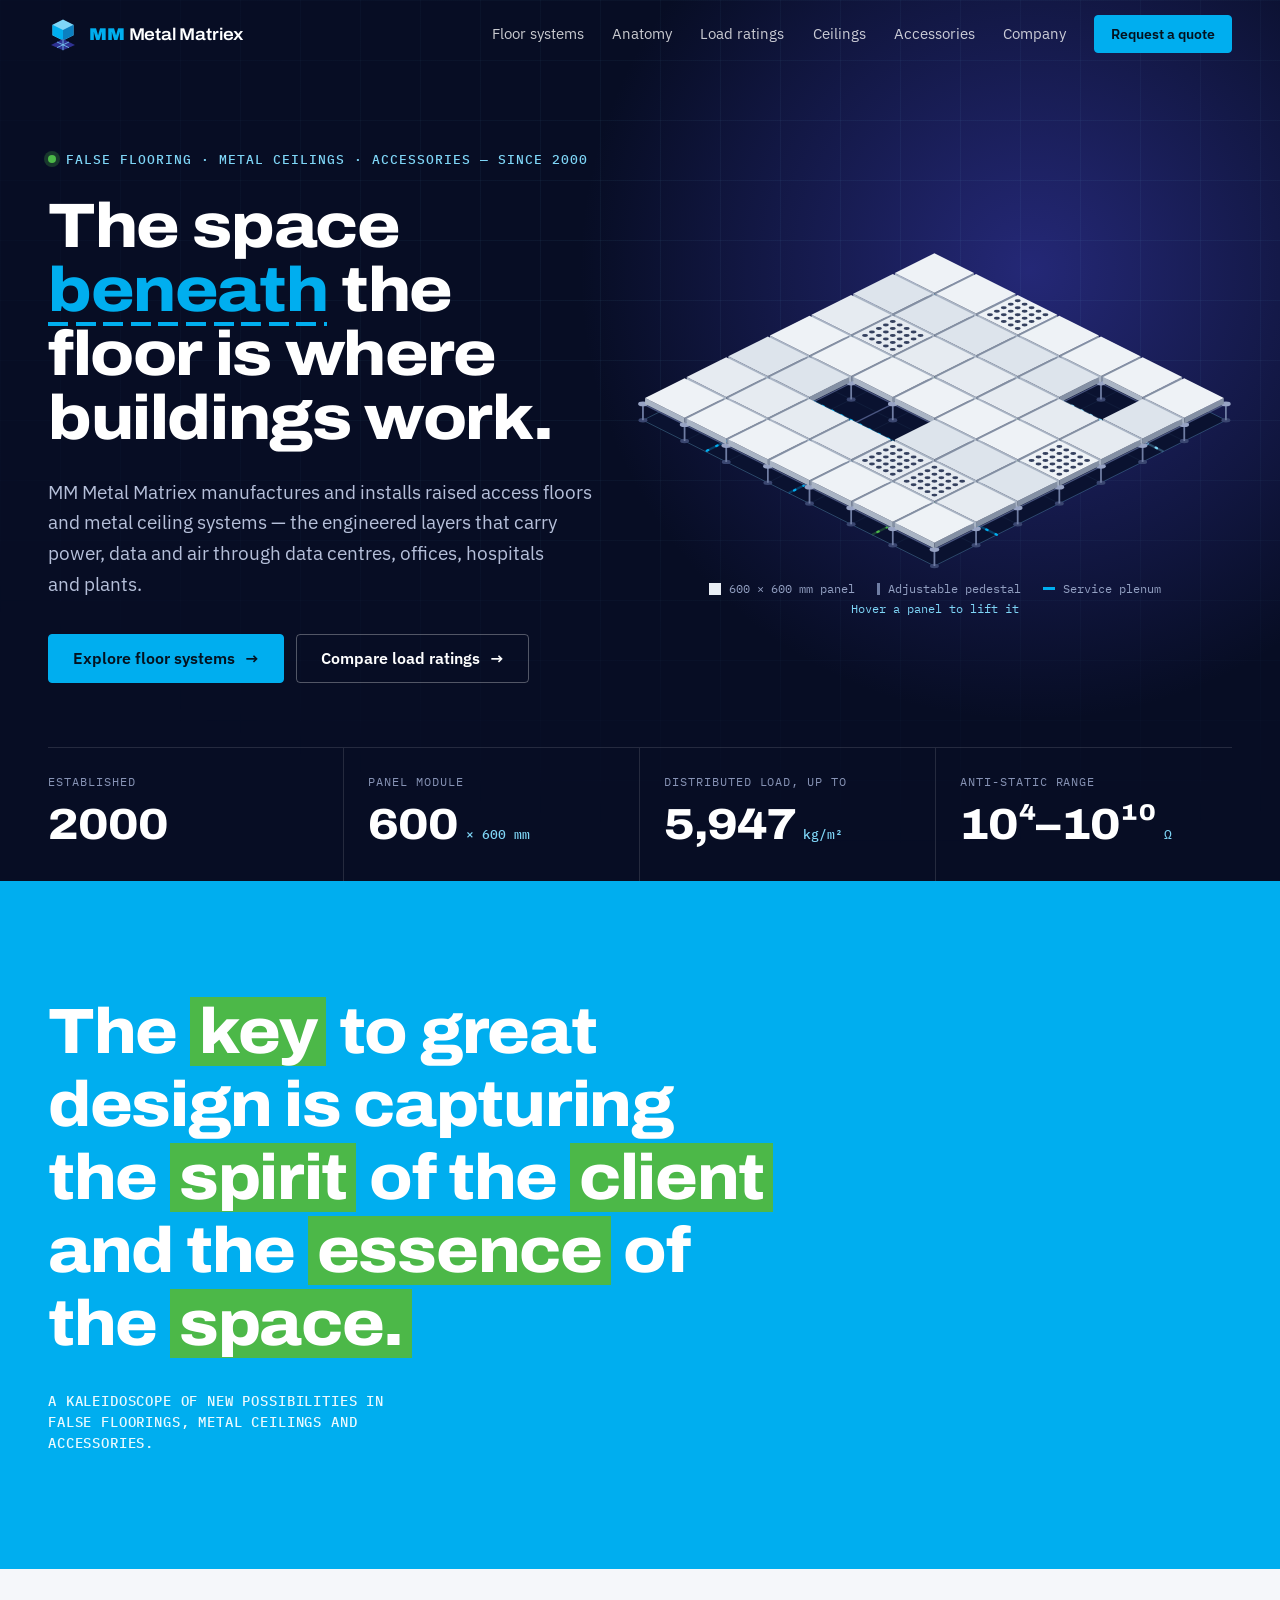
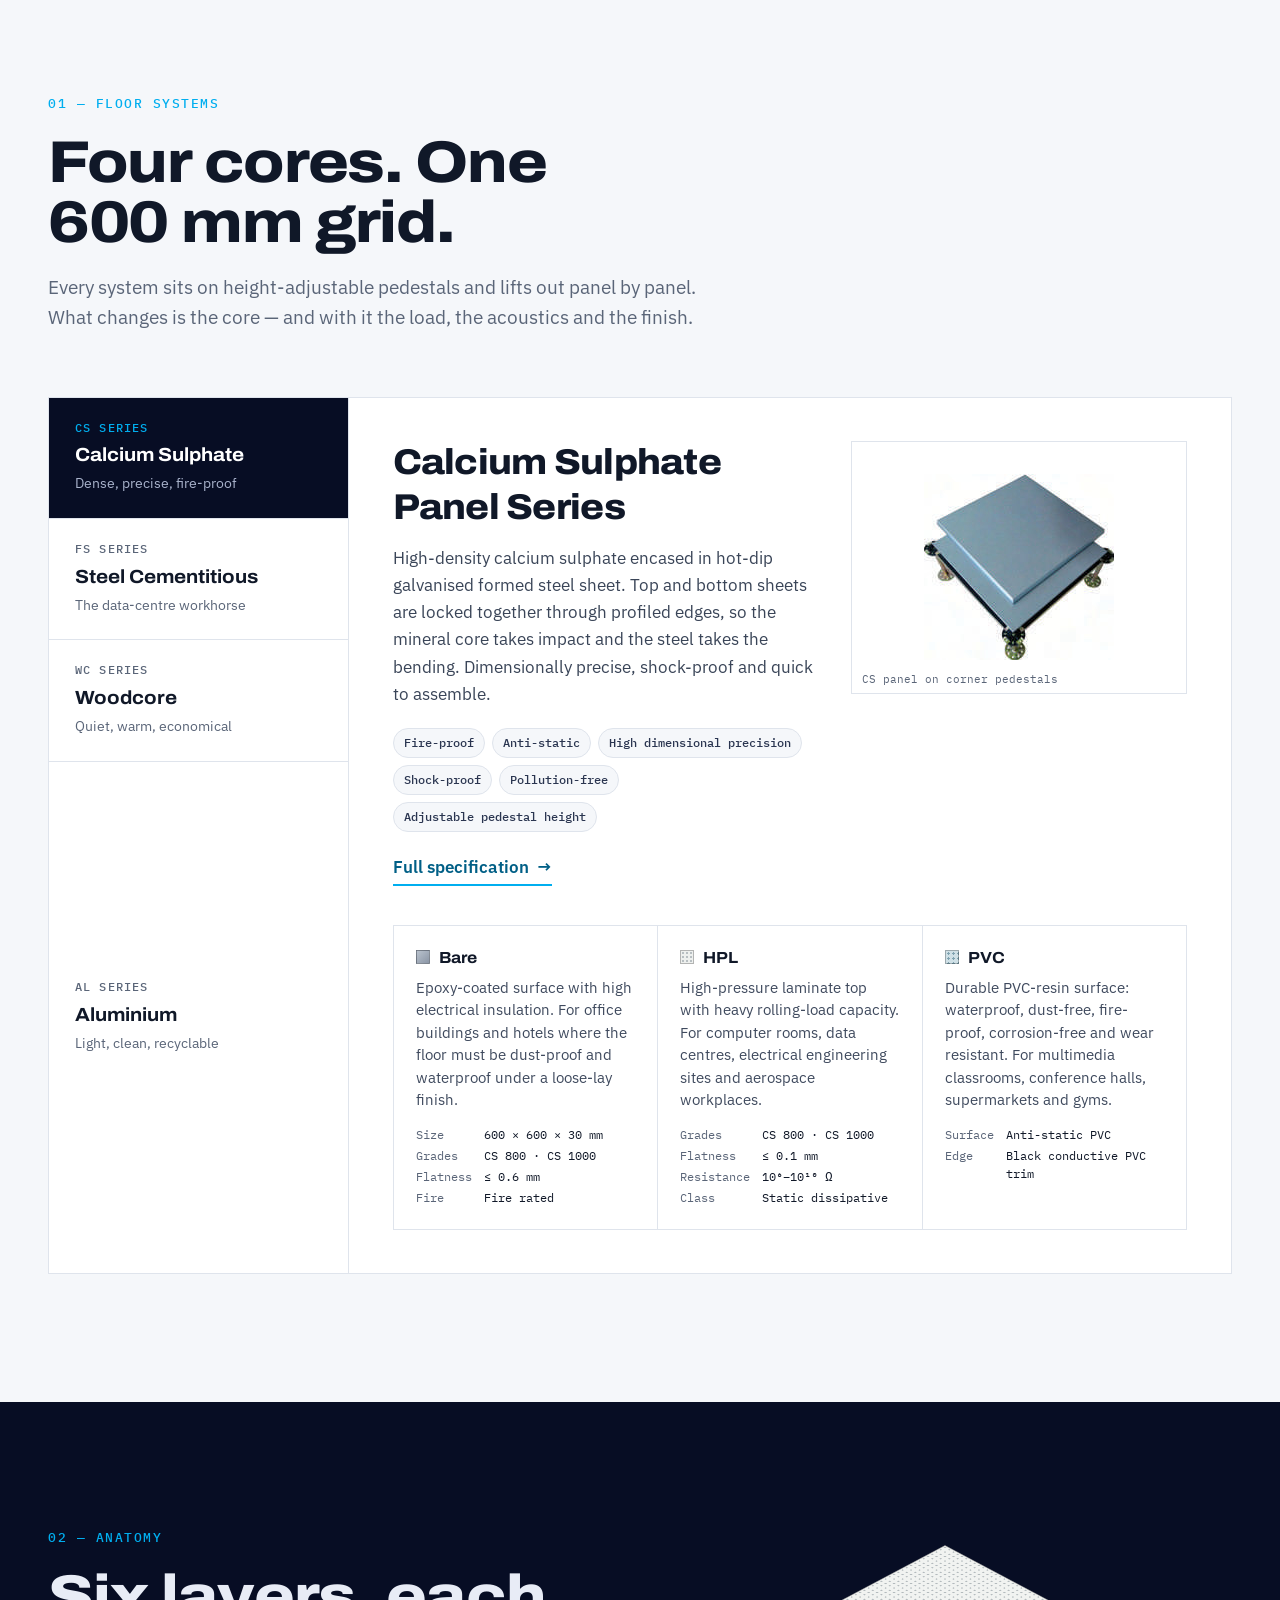
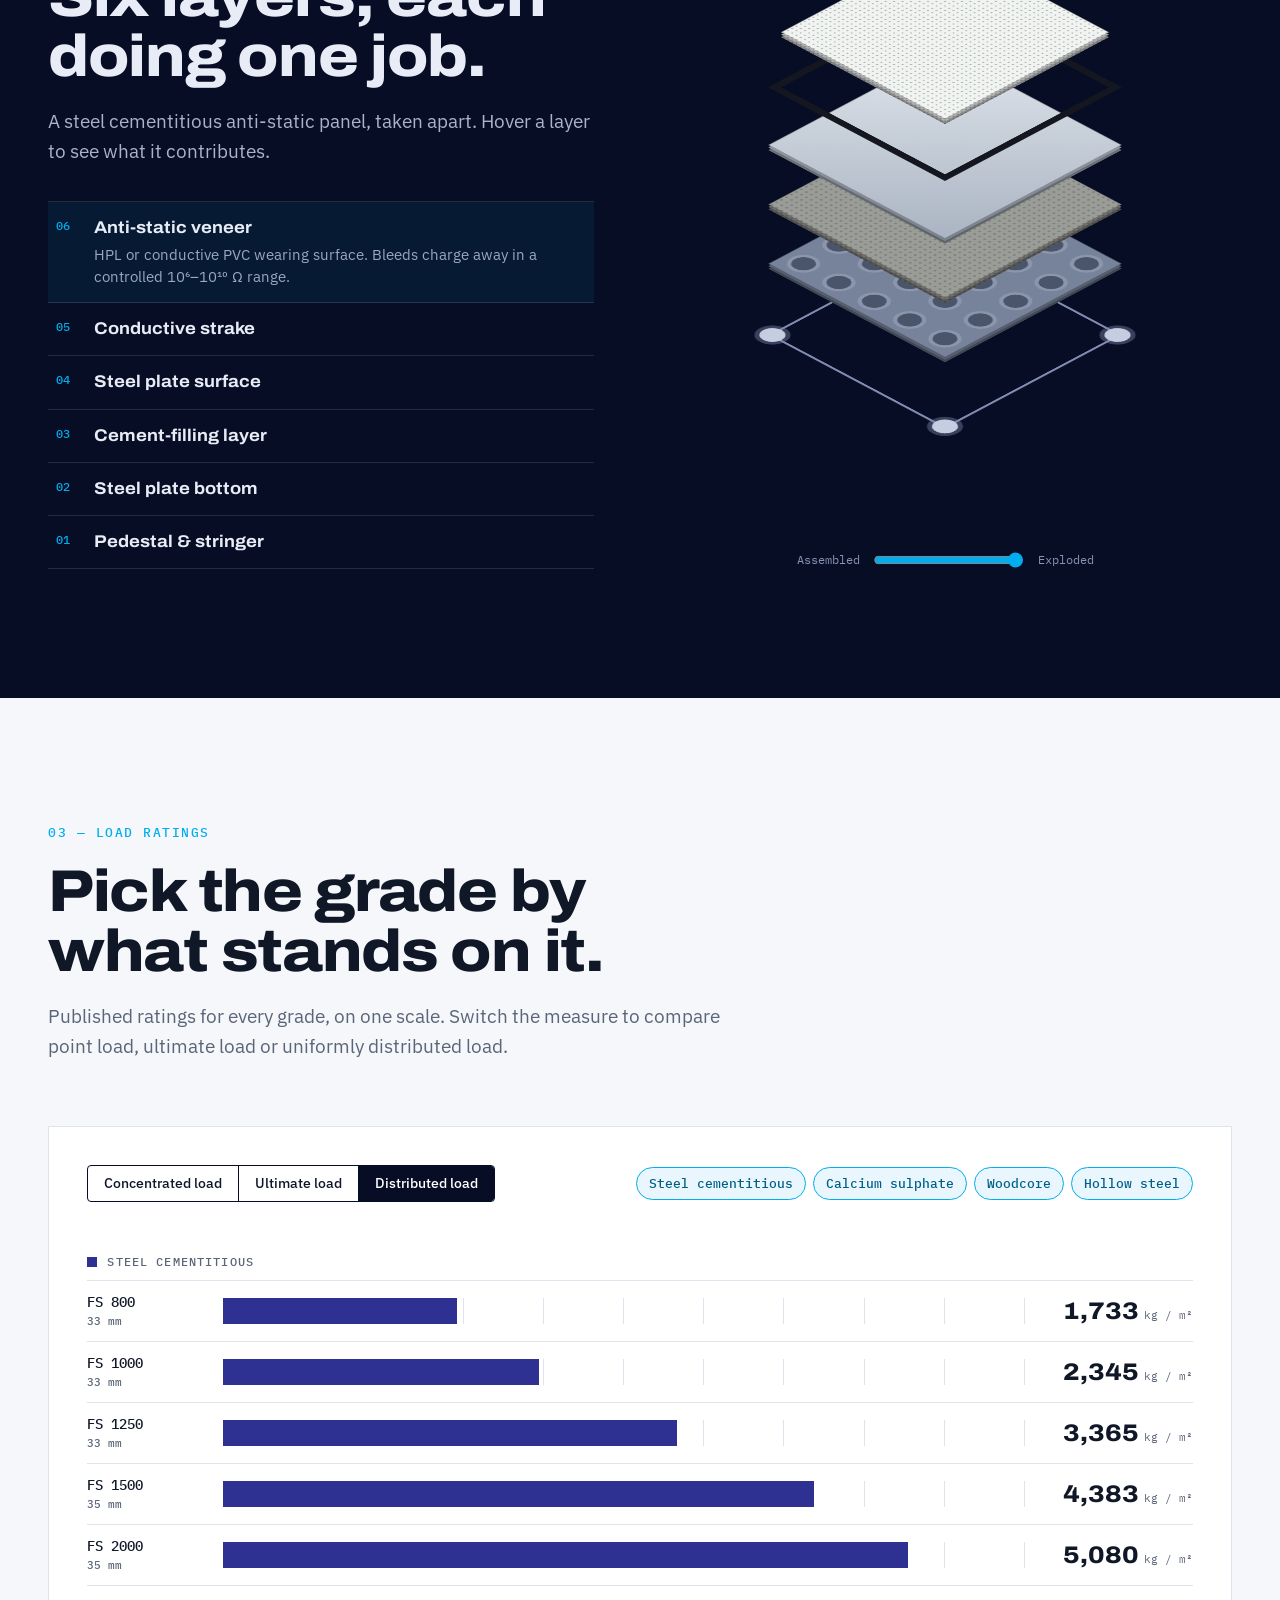
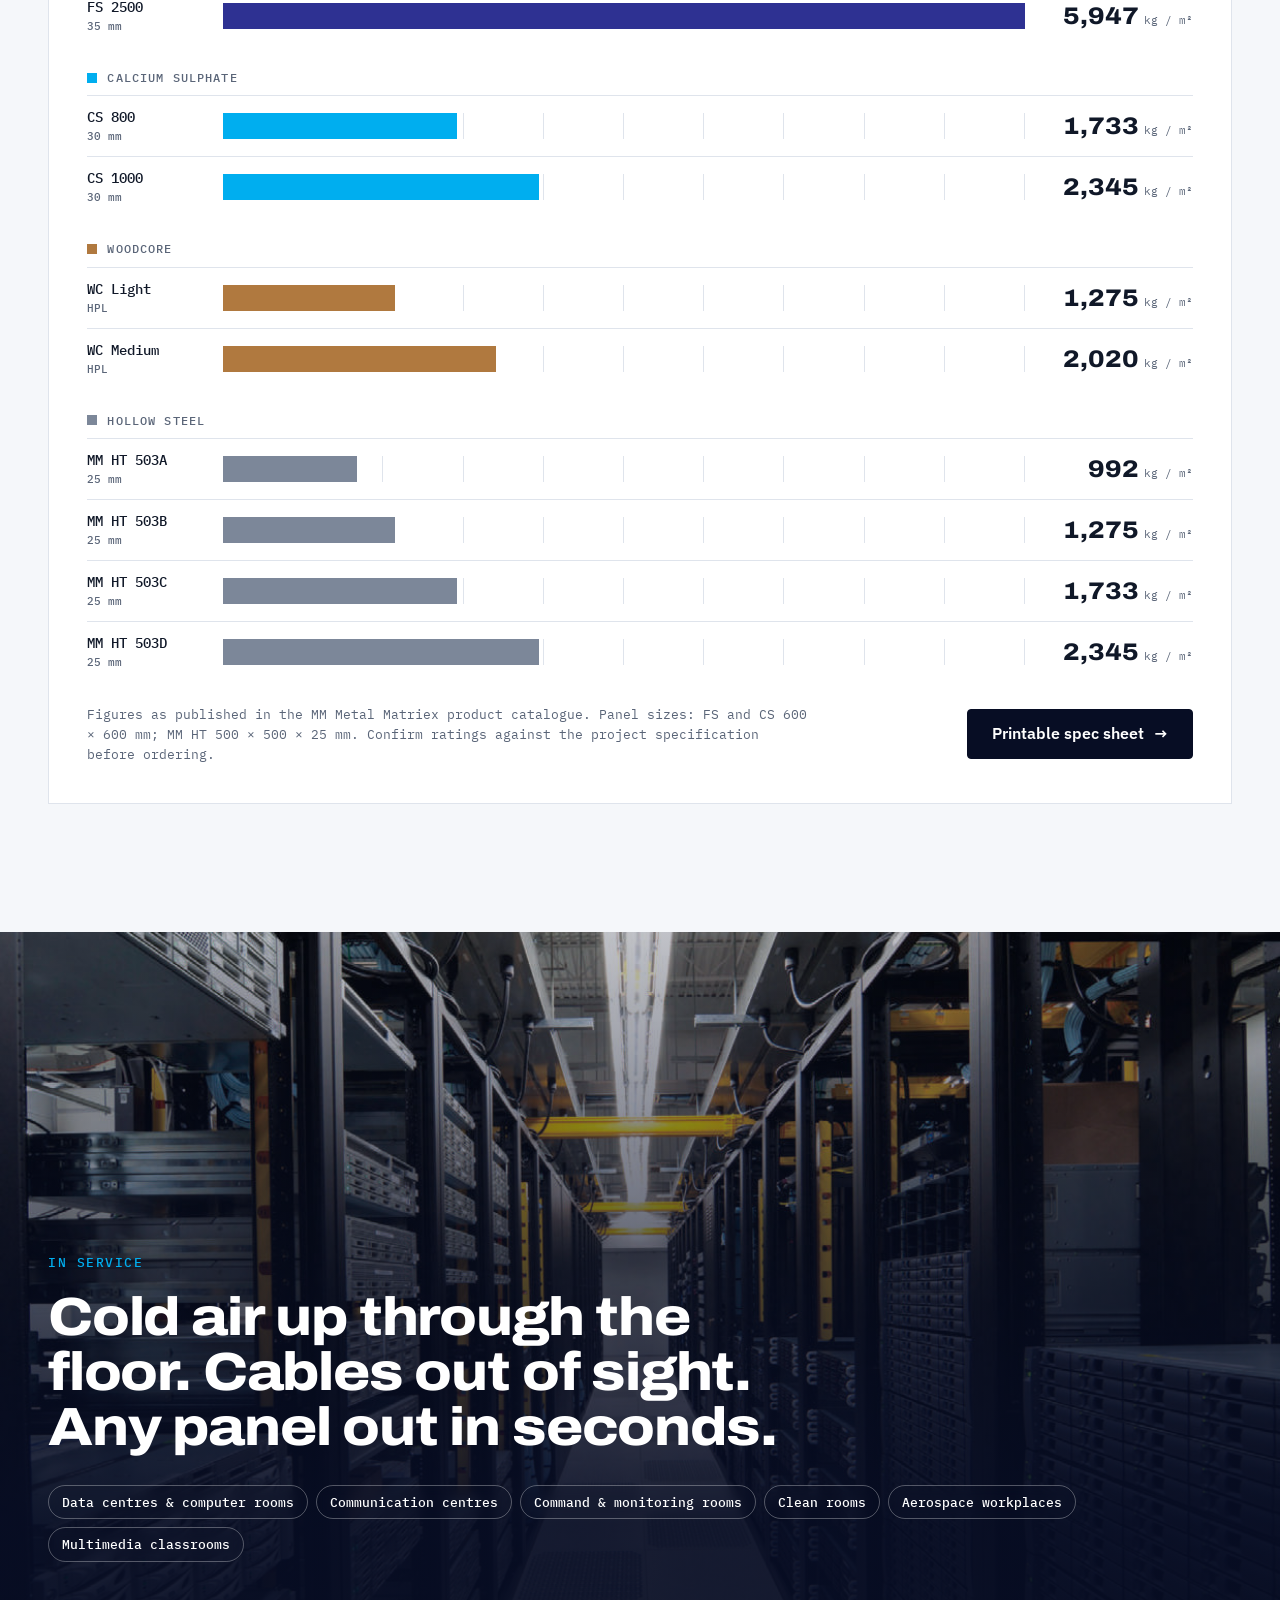
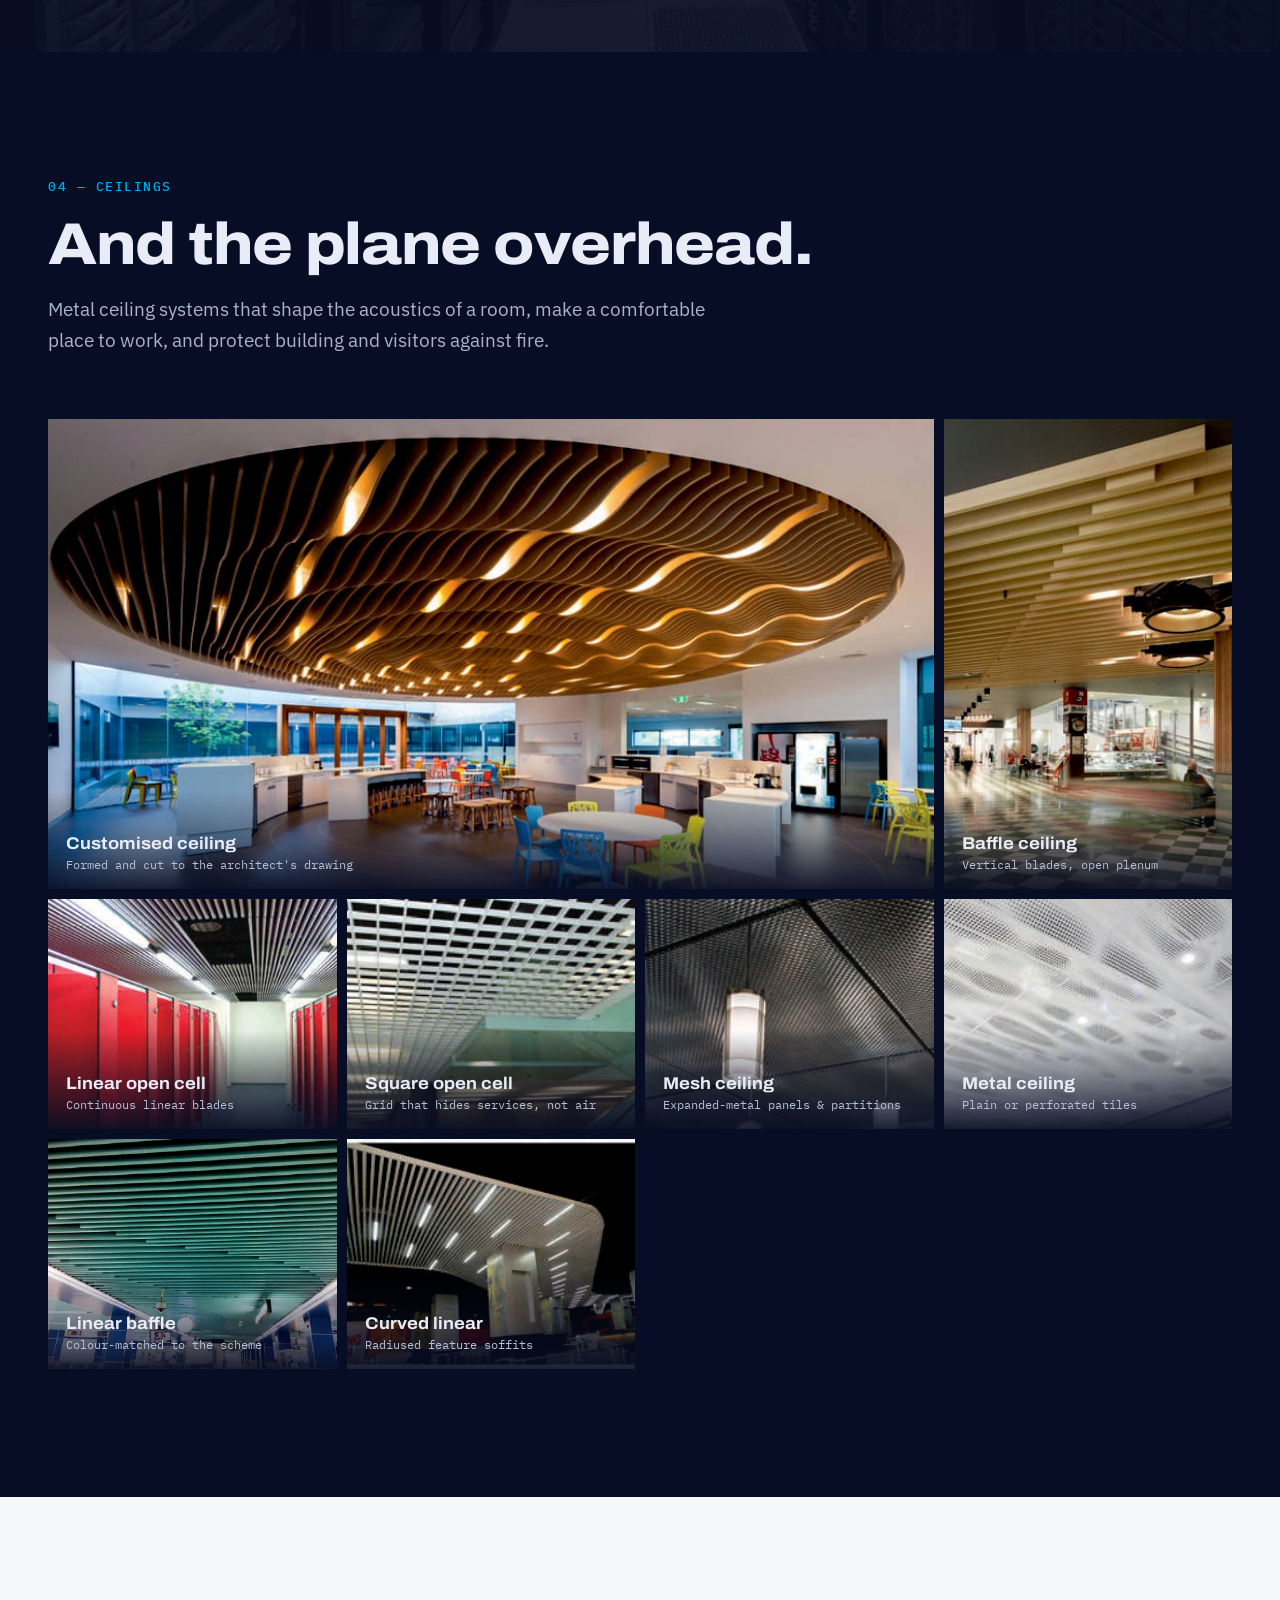
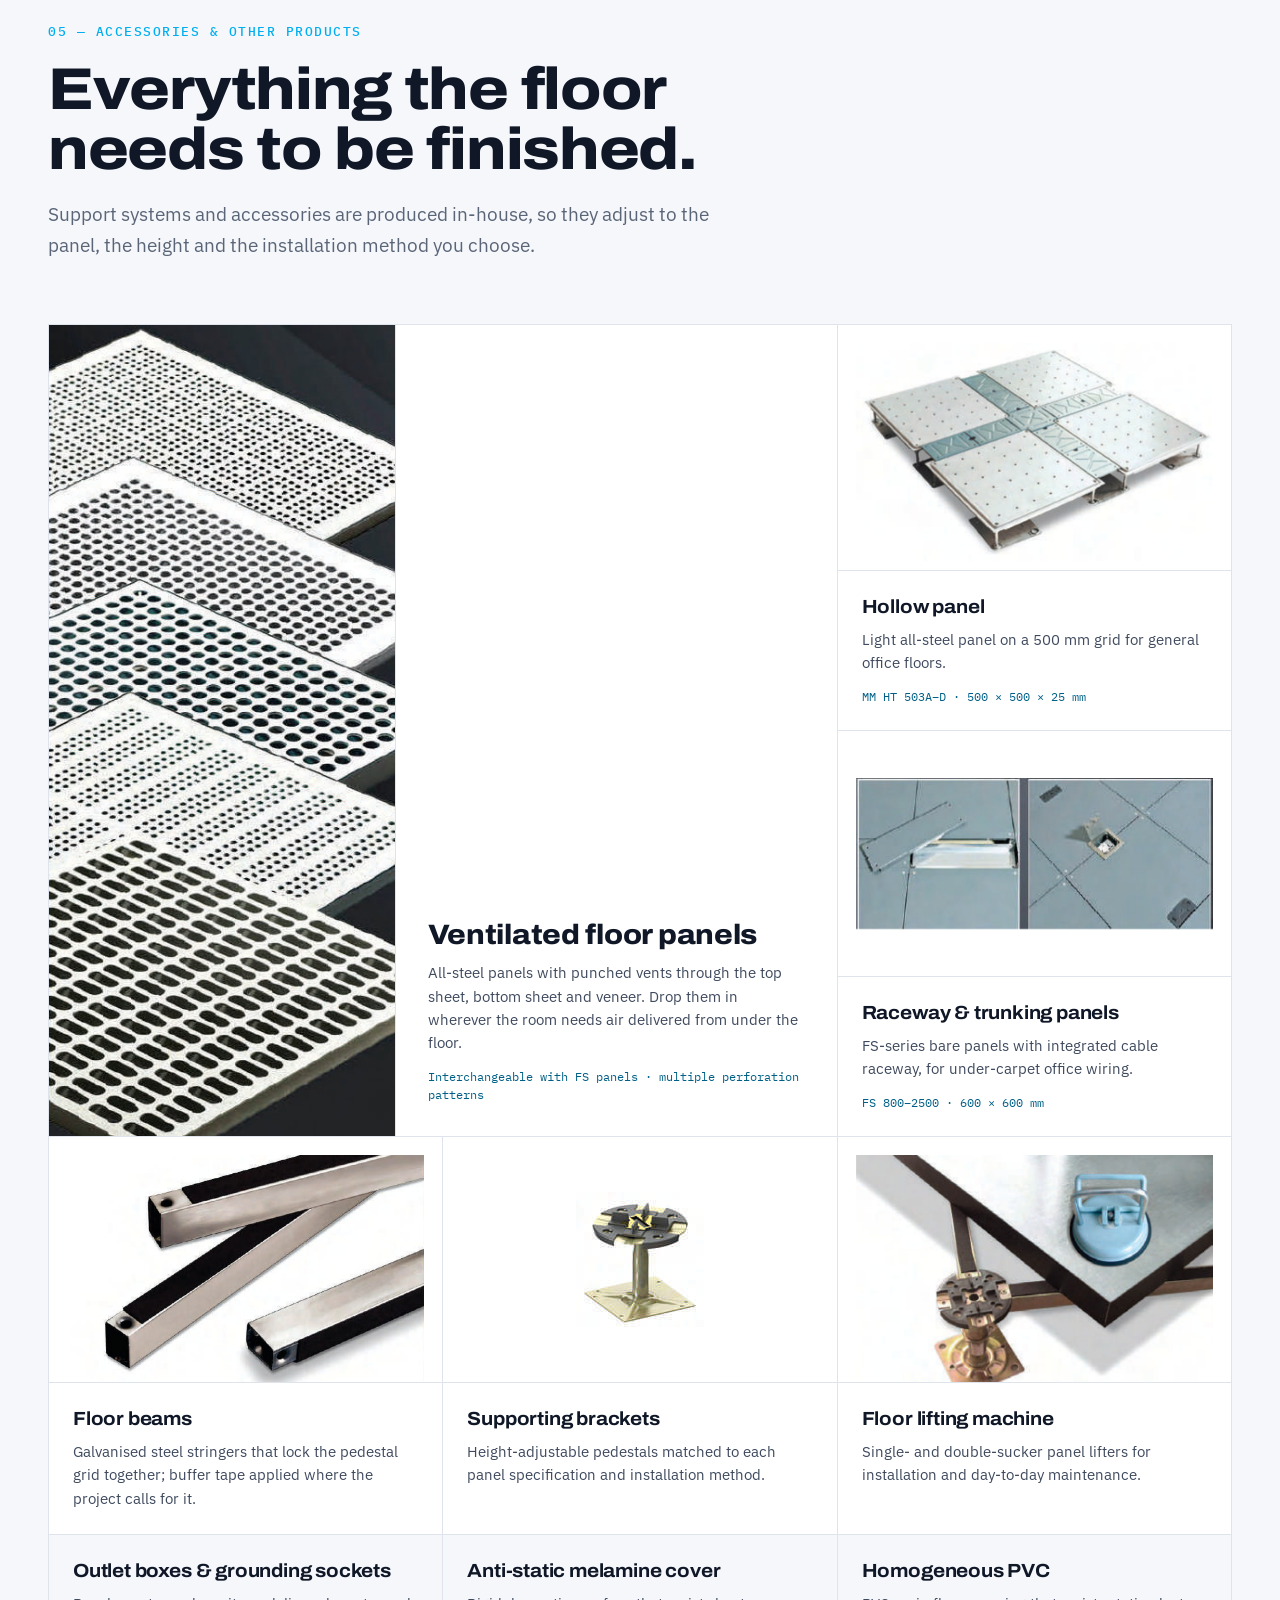
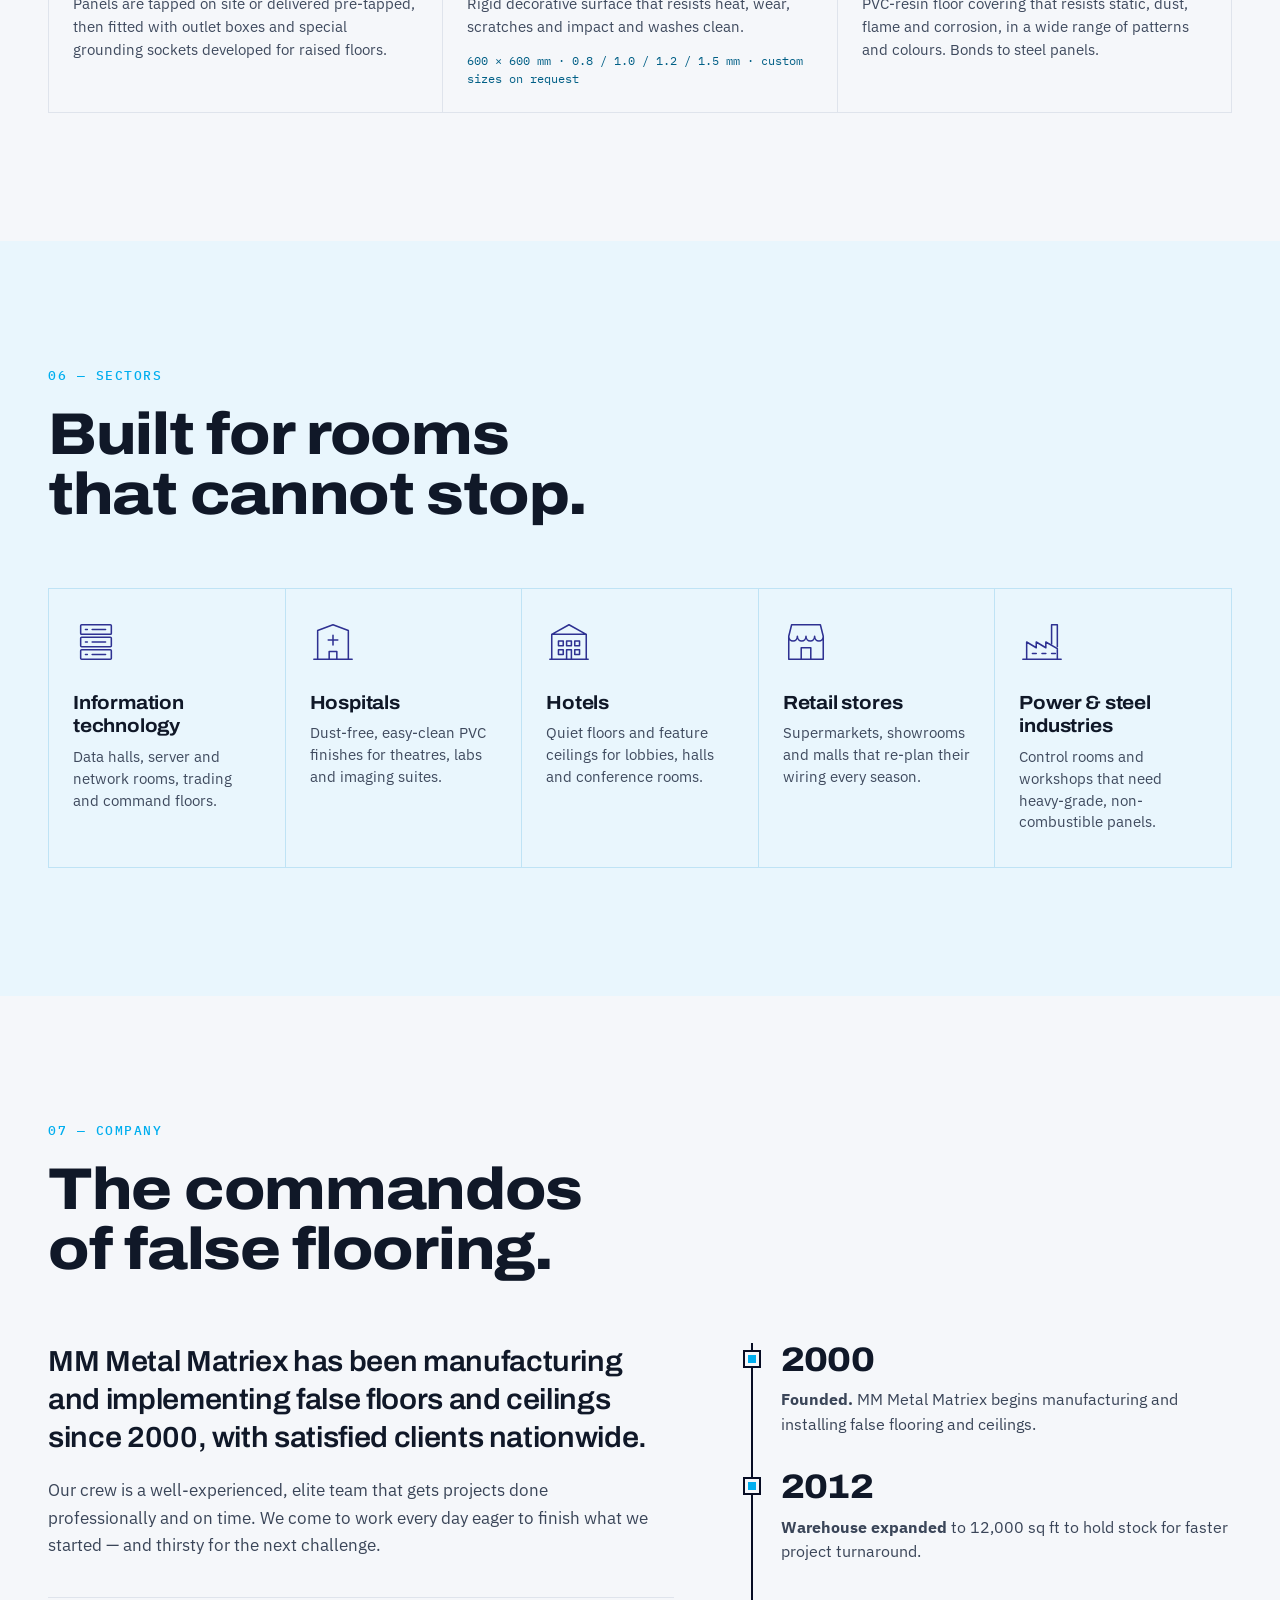
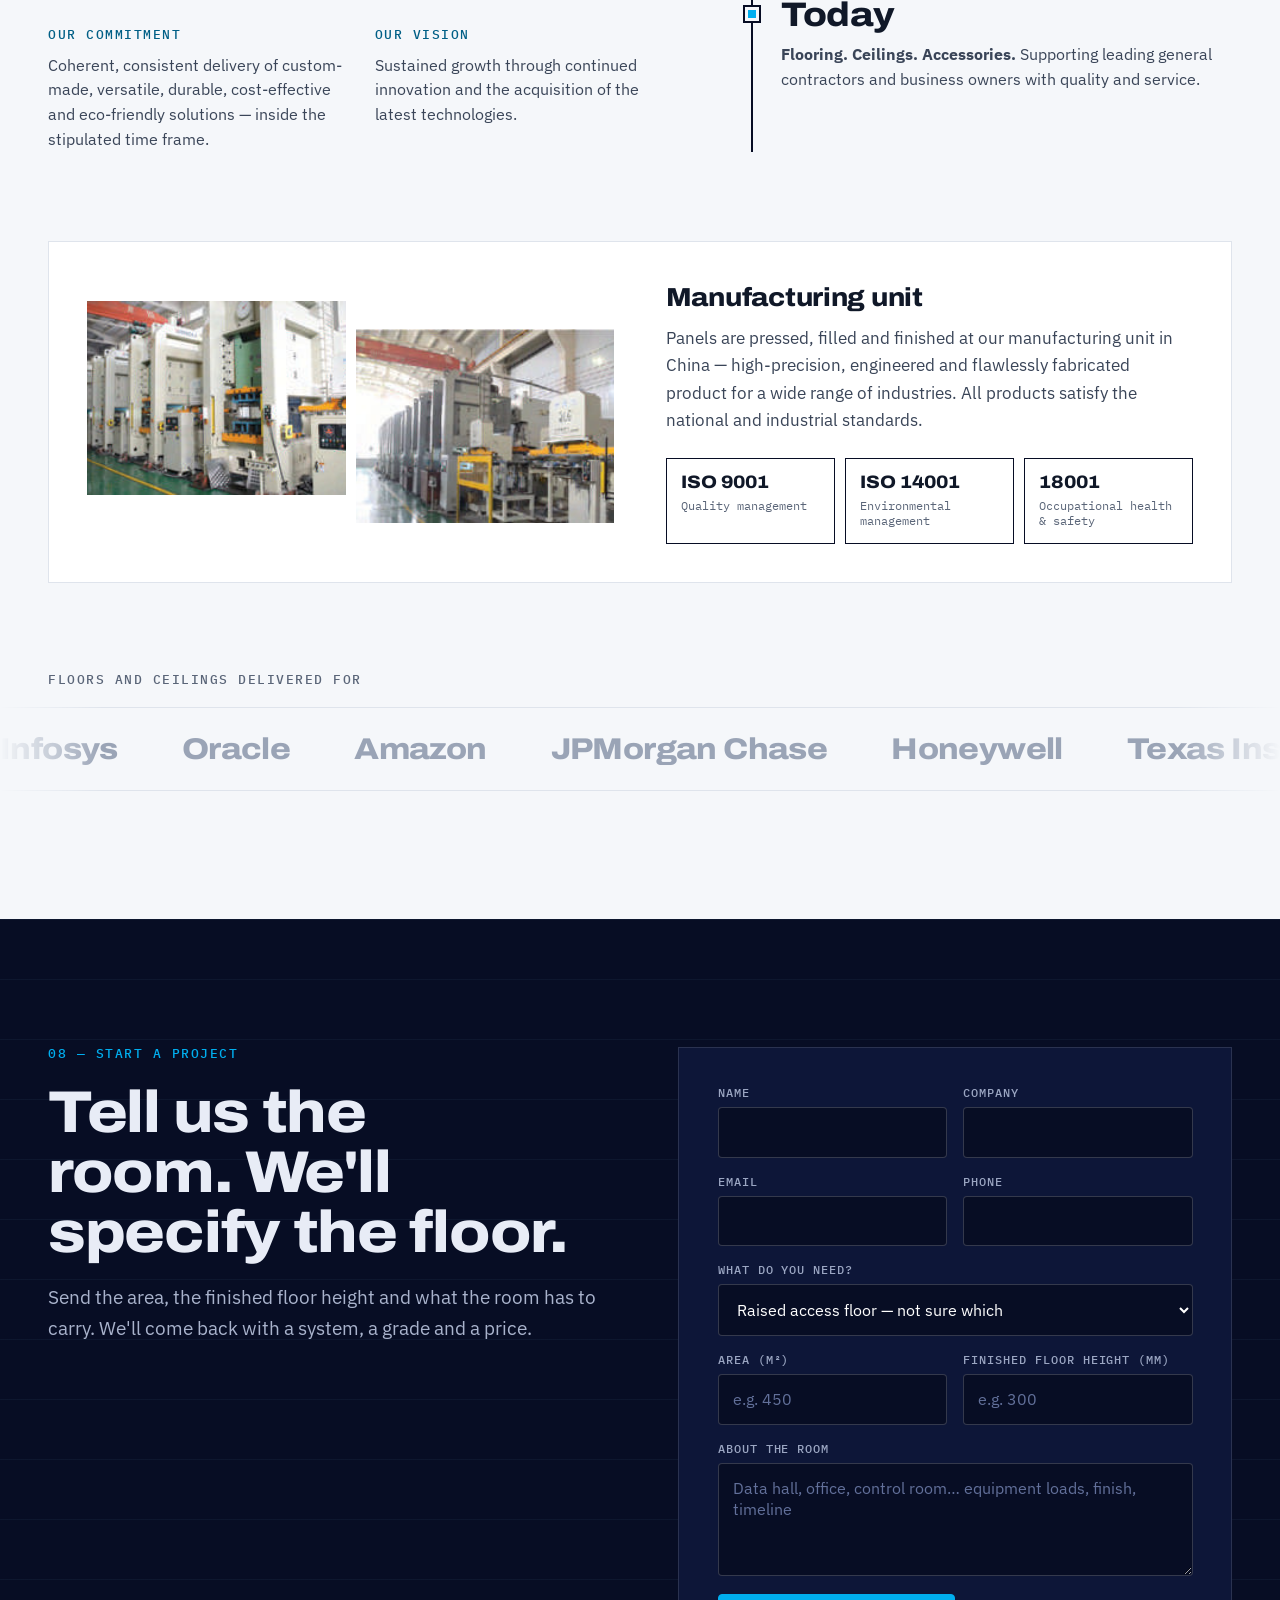
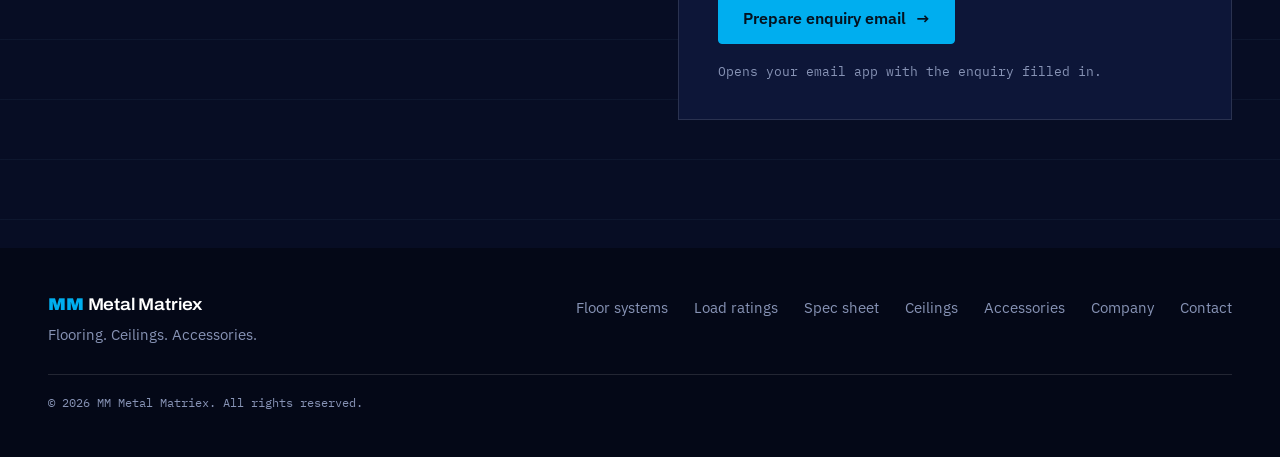
<file: index.html>
<!doctype html>
<html lang="en">
<head>
<meta charset="utf-8">
<meta name="viewport" content="width=device-width, initial-scale=1">
<title>MM Metal Matriex — Raised Access Floors, Metal Ceilings &amp; Accessories</title>
<meta name="description" content="MM Metal Matriex manufactures and installs raised access flooring, metal ceiling systems and accessories for data centres, offices, hospitals, hotels and industry. Since 2000.">
<meta name="theme-color" content="#070d24">
<meta property="og:title" content="MM Metal Matriex — Raised Access Floors &amp; Metal Ceilings">
<meta property="og:description" content="Calcium sulphate, steel cementitious, woodcore and aluminium access floors. Metal ceiling systems. Manufactured, supplied and installed since 2000.">
<meta property="og:image" content="https://jarvisss007.github.io/METAL-MATRICS/assets/img/datacenter.jpg">
<meta property="og:type" content="website">
<meta property="og:url" content="https://jarvisss007.github.io/METAL-MATRICS/">
<link rel="canonical" href="https://jarvisss007.github.io/METAL-MATRICS/">
<script type="application/ld+json">{"@context":"https://schema.org","@type":"Organization","name":"MM Metal Matriex","url":"https://jarvisss007.github.io/METAL-MATRICS/","foundingDate":"2000","description":"Manufacturer and installer of raised access floors, metal ceiling systems and accessories.","knowsAbout":["Raised access flooring","False flooring","Metal ceilings","Anti-static flooring"]}</script>
<link rel="icon" type="image/svg+xml" href="assets/favicon.svg">
<link rel="preconnect" href="https://fonts.googleapis.com">
<link rel="preconnect" href="https://fonts.gstatic.com" crossorigin>
<link href="https://fonts.googleapis.com/css2?family=Archivo:wdth,wght@62..125,400..900&family=IBM+Plex+Mono:wght@400;500&family=IBM+Plex+Sans:wght@400;500;600&display=swap" rel="stylesheet">
<link rel="stylesheet" href="css/styles.css">
</head>
<body>
<a class="skip" href="#main">Skip to content</a>

<header class="nav" id="nav">
  <div class="wrap nav__in">
    <a class="brand" href="#top" aria-label="MM Metal Matriex — home">
      <svg class="brand__mark" viewBox="0 0 40 44" aria-hidden="true">
        <path d="M20 2 34 9v14L20 30 6 23V9z" fill="#7fd6f7"/>
        <path d="M20 16v14L6 23V9z" fill="#00aeef"/>
        <path d="M20 16v14l14-7V9z" fill="#0b7fc0"/>
        <path d="M20 28 36 36 20 43 4 36z" fill="#2e3192"/>
        <path d="M20 28v15M12 32l16 7.5M28 32 12 39.5" stroke="#7fd6f7" stroke-width="1" fill="none"/>
      </svg>
      <span class="brand__txt"><b>MM</b> Metal Matriex</span>
    </a>
    <nav class="nav__links" id="navLinks" aria-label="Primary">
      <a href="#systems">Floor systems</a>
      <a href="#anatomy">Anatomy</a>
      <a href="#loads">Load ratings</a>
      <a href="#ceilings">Ceilings</a>
      <a href="#accessories">Accessories</a>
      <a href="#company">Company</a>
      <a class="btn btn--sm" href="#contact">Request a quote</a>
    </nav>
    <button class="nav__toggle" id="navToggle" aria-label="Menu" aria-expanded="false" aria-controls="navLinks"><span></span><span></span></button>
  </div>
</header>

<main id="main">

<!-- ============ HERO ============ -->
<section class="hero" id="top">
  <div class="hero__grid" aria-hidden="true"></div>
  <div class="wrap hero__in">
    <div class="hero__copy">
      <p class="eyebrow"><span class="dot"></span>False flooring · Metal ceilings · Accessories — since 2000</p>
      <h1>The space <em>beneath</em> the floor is where buildings work.</h1>
      <p class="lede">MM Metal Matriex manufactures and installs raised access floors and metal ceiling systems — the engineered layers that carry power, data and air through data centres, offices, hospitals and plants.</p>
      <div class="hero__cta">
        <a class="btn" href="#systems">Explore floor systems</a>
        <a class="btn btn--ghost" href="#loads">Compare load ratings</a>
      </div>
    </div>
    <figure class="hero__fig">
      <svg id="floor" role="img" aria-label="Interactive illustration of a raised access floor: panels on pedestals above a service plenum carrying cables"></svg>
      <figcaption>
        <span><i class="k k--panel"></i>600 × 600 mm panel</span>
        <span><i class="k k--ped"></i>Adjustable pedestal</span>
        <span><i class="k k--cable"></i>Service plenum</span>
        <span class="hint">Hover a panel to lift it</span>
      </figcaption>
    </figure>
  </div>
  <div class="wrap">
    <dl class="stats">
      <div><dt>Established</dt><dd>2000</dd></div>
      <div><dt>Panel module</dt><dd>600<small> × 600 mm</small></dd></div>
      <div><dt>Distributed load, up to</dt><dd>5,947<small> kg/m²</small></dd></div>
      <div><dt>Anti-static range</dt><dd>10⁴–10¹⁰<small> Ω</small></dd></div>
    </dl>
  </div>
</section>

<!-- ============ MANIFESTO ============ -->
<section class="manifesto">
  <div class="wrap">
    <blockquote>The <mark>key</mark> to great design is capturing the <mark>spirit</mark> of the <mark>client</mark> and the <mark>essence</mark> of the <mark>space.</mark></blockquote>
    <p>A kaleidoscope of new possibilities in false floorings, metal ceilings and accessories.</p>
  </div>
</section>

<!-- ============ SYSTEMS ============ -->
<section class="sec" id="systems">
  <div class="wrap">
    <header class="sec__head">
      <p class="tag">01 — Floor systems</p>
      <h2>Four cores. One 600&nbsp;mm grid.</h2>
      <p class="sec__sub">Every system sits on height-adjustable pedestals and lifts out panel by panel. What changes is the core — and with it the load, the acoustics and the finish.</p>
    </header>

    <div class="sys">
      <div class="sys__tabs" role="tablist" aria-label="Floor system families" id="sysTabs"></div>
      <div class="sys__panel" id="sysPanel" role="tabpanel" aria-live="polite"></div>
    </div>
  </div>
</section>

<!-- ============ ANATOMY ============ -->
<section class="sec sec--dark" id="anatomy">
  <div class="wrap anat">
    <div class="anat__copy">
      <p class="tag">02 — Anatomy</p>
      <h2>Six layers, each doing one job.</h2>
      <p class="sec__sub">A steel cementitious anti-static panel, taken apart. Hover a layer to see what it contributes.</p>
      <ol class="anat__list" id="anatList">
        <li data-l="5"><b>Anti-static veneer</b><span>HPL or conductive PVC wearing surface. Bleeds charge away in a controlled 10⁶–10¹⁰ Ω range.</span></li>
        <li data-l="4"><b>Conductive strake</b><span>Black conductive edge trim on all four sides. Protects the veneer edge and bonds panel to panel.</span></li>
        <li data-l="3"><b>Steel plate surface</b><span>Flat top sheet, epoxy coated. Flatness held to ≤ 0.6 mm across the panel.</span></li>
        <li data-l="2"><b>Cement-filling layer</b><span>Lightweight cement infill. Adds mass and stiffness, deadens footfall, will not burn.</span></li>
        <li data-l="1"><b>Steel plate bottom</b><span>Deep-drawn dimpled pan, welded to the top sheet so the two act as one structure.</span></li>
        <li data-l="0"><b>Pedestal &amp; stringer</b><span>Height-adjustable supports at all four corners, tied together with galvanised steel beams.</span></li>
      </ol>
    </div>
    <div class="anat__stage">
      <div class="stack" id="stack" aria-hidden="true">
        <div class="ly ly--0" data-l="0"><i></i><i></i><i></i><i></i></div>
        <div class="ly ly--1" data-l="1"></div>
        <div class="ly ly--2" data-l="2"></div>
        <div class="ly ly--3" data-l="3"></div>
        <div class="ly ly--4" data-l="4"></div>
        <div class="ly ly--5" data-l="5"></div>
      </div>
      <label class="anat__ctl">Assembled
        <input type="range" id="explode" min="0" max="100" value="100" aria-label="Explode the panel layers">
        Exploded</label>
    </div>
  </div>
</section>

<!-- ============ LOADS ============ -->
<section class="sec" id="loads">
  <div class="wrap">
    <header class="sec__head">
      <p class="tag">03 — Load ratings</p>
      <h2>Pick the grade by what stands on it.</h2>
      <p class="sec__sub">Published ratings for every grade, on one scale. Switch the measure to compare point load, ultimate load or uniformly distributed load.</p>
    </header>
    <div class="load">
      <div class="load__ctl">
        <div class="seg" id="loadMetric" role="group" aria-label="Load measure"></div>
        <div class="chips" id="loadSeries" role="group" aria-label="Series"></div>
      </div>
      <div class="load__chart" id="loadChart"></div>
      <div class="load__foot"><p class="note">Figures as published in the MM Metal Matriex product catalogue. Panel sizes: FS and CS 600 × 600 mm; MM HT 500 × 500 × 25 mm. Confirm ratings against the project specification before ordering.</p><a class="btn btn--dark" href="spec-sheet.html">Printable spec sheet</a></div>
    </div>
  </div>
</section>

<!-- ============ BAND ============ -->
<section class="band" aria-label="Raised access floor in a data centre">
  <img src="assets/img/datacenter.jpg" alt="Data centre aisle with perforated raised-floor panels between server racks" loading="lazy">
  <div class="wrap band__in">
    <p class="tag">In service</p>
    <h2>Cold air up through the floor. Cables out of sight. Any panel out in seconds.</h2>
    <ul class="band__list">
      <li>Data centres &amp; computer rooms</li><li>Communication centres</li><li>Command &amp; monitoring rooms</li><li>Clean rooms</li><li>Aerospace workplaces</li><li>Multimedia classrooms</li>
    </ul>
  </div>
</section>

<!-- ============ CEILINGS ============ -->
<section class="sec sec--dark" id="ceilings">
  <div class="wrap">
    <header class="sec__head">
      <p class="tag">04 — Ceilings</p>
      <h2>And the plane overhead.</h2>
      <p class="sec__sub">Metal ceiling systems that shape the acoustics of a room, make a comfortable place to work, and protect building and visitors against fire.</p>
    </header>
    <div class="ceil">
      <figure class="c c--a"><img src="assets/img/ceil-wave.jpg" alt="Circular wave-form baffle ceiling over an office café" loading="lazy"><figcaption><b>Customised ceiling</b><span>Formed and cut to the architect's drawing</span></figcaption></figure>
      <figure class="c c--b"><img src="assets/img/ceil-mall.jpg" alt="Timber-tone baffle ceiling in a shopping mall concourse" loading="lazy"><figcaption><b>Baffle ceiling</b><span>Vertical blades, open plenum</span></figcaption></figure>
      <figure class="c"><img src="assets/img/ceil-linear.jpg" alt="Linear open cell ceiling above a corridor" loading="lazy"><figcaption><b>Linear open cell</b><span>Continuous linear blades</span></figcaption></figure>
      <figure class="c"><img src="assets/img/ceil-opencell.jpg" alt="Square open cell grid ceiling" loading="lazy"><figcaption><b>Square open cell</b><span>Grid that hides services, not air</span></figcaption></figure>
      <figure class="c"><img src="assets/img/ceil-mesh.jpg" alt="Expanded metal mesh ceiling with pendant lights" loading="lazy"><figcaption><b>Mesh ceiling</b><span>Expanded-metal panels &amp; partitions</span></figcaption></figure>
      <figure class="c"><img src="assets/img/ceil-custom.jpg" alt="Perforated metal ceiling with a custom pattern" loading="lazy"><figcaption><b>Metal ceiling</b><span>Plain or perforated tiles</span></figcaption></figure>
      <figure class="c"><img src="assets/img/ceil-baffle-teal.jpg" alt="Teal linear baffle ceiling in a transit hall" loading="lazy"><figcaption><b>Linear baffle</b><span>Colour-matched to the scheme</span></figcaption></figure>
      <figure class="c"><img src="assets/img/ceil-curve.jpg" alt="Curved linear metal ceiling feature" loading="lazy"><figcaption><b>Curved linear</b><span>Radiused feature soffits</span></figcaption></figure>
    </div>
  </div>
</section>

<!-- ============ ACCESSORIES ============ -->
<section class="sec" id="accessories">
  <div class="wrap">
    <header class="sec__head">
      <p class="tag">05 — Accessories &amp; other products</p>
      <h2>Everything the floor needs to be finished.</h2>
      <p class="sec__sub">Support systems and accessories are produced in-house, so they adjust to the panel, the height and the installation method you choose.</p>
    </header>
    <div class="acc">
      <article class="a a--wide">
        <div class="a__img a__img--dark"><img src="assets/img/vent-panels.jpg" alt="Stack of perforated ventilated floor panels with different hole patterns" loading="lazy"></div>
        <div class="a__txt"><h3>Ventilated floor panels</h3><p>All-steel panels with punched vents through the top sheet, bottom sheet and veneer. Drop them in wherever the room needs air delivered from under the floor.</p><p class="spec">Interchangeable with FS panels · multiple perforation patterns</p></div>
      </article>
      <article class="a"><div class="a__img"><img src="assets/img/hollow.jpg" alt="Hollow steel floor panels on corner pedestals" loading="lazy"></div><div class="a__txt"><h3>Hollow panel</h3><p>Light all-steel panel on a 500 mm grid for general office floors.</p><p class="spec">MM HT 503A–D · 500 × 500 × 25 mm</p></div></article>
      <article class="a"><div class="a__img"><img src="assets/img/raceway.jpg" alt="Bare floor panels with a cable raceway and floor outlet" loading="lazy"></div><div class="a__txt"><h3>Raceway &amp; trunking panels</h3><p>FS-series bare panels with integrated cable raceway, for under-carpet office wiring.</p><p class="spec">FS 800–2500 · 600 × 600 mm</p></div></article>
      <article class="a"><div class="a__img"><img src="assets/img/beams.jpg" alt="Galvanised steel floor beams with buffer tape" loading="lazy"></div><div class="a__txt"><h3>Floor beams</h3><p>Galvanised steel stringers that lock the pedestal grid together; buffer tape applied where the project calls for it.</p></div></article>
      <article class="a"><div class="a__img"><img src="assets/img/pedestal.jpg" alt="Adjustable raised floor pedestal with cross head" loading="lazy"></div><div class="a__txt"><h3>Supporting brackets</h3><p>Height-adjustable pedestals matched to each panel specification and installation method.</p></div></article>
      <article class="a"><div class="a__img"><img src="assets/img/lifter.jpg" alt="Suction-cup floor panel lifter on a panel" loading="lazy"></div><div class="a__txt"><h3>Floor lifting machine</h3><p>Single- and double-sucker panel lifters for installation and day-to-day maintenance.</p></div></article>
      <article class="a a--text"><div class="a__txt"><h3>Outlet boxes &amp; grounding sockets</h3><p>Panels are tapped on site or delivered pre-tapped, then fitted with outlet boxes and special grounding sockets developed for raised floors.</p></div></article>
      <article class="a a--text"><div class="a__txt"><h3>Anti-static melamine cover</h3><p>Rigid decorative surface that resists heat, wear, scratches and impact and washes clean.</p><p class="spec">600 × 600 mm · 0.8 / 1.0 / 1.2 / 1.5 mm · custom sizes on request</p></div></article>
      <article class="a a--text"><div class="a__txt"><h3>Homogeneous PVC</h3><p>PVC-resin floor covering that resists static, dust, flame and corrosion, in a wide range of patterns and colours. Bonds to steel panels.</p></div></article>
    </div>
  </div>
</section>

<!-- ============ SECTORS ============ -->
<section class="sec sec--tint" id="sectors">
  <div class="wrap">
    <header class="sec__head">
      <p class="tag">06 — Sectors</p>
      <h2>Built for rooms that cannot stop.</h2>
    </header>
    <ul class="sectors">
      <li><svg viewBox="0 0 48 48"><rect x="8" y="6" width="32" height="10" rx="1"/><rect x="8" y="19" width="32" height="10" rx="1"/><rect x="8" y="32" width="32" height="10" rx="1"/><path d="M13 11h2M13 24h2M13 37h2M20 11h14M20 24h14M20 37h14"/></svg><h3>Information technology</h3><p>Data halls, server and network rooms, trading and command floors.</p></li>
      <li><svg viewBox="0 0 48 48"><path d="M8 42V12l16-6 16 6v30M4 42h40"/><path d="M24 17v10M19 22h10M20 42v-8h8v8"/></svg><h3>Hospitals</h3><p>Dust-free, easy-clean PVC finishes for theatres, labs and imaging suites.</p></li>
      <li><svg viewBox="0 0 48 48"><path d="M6 42V16h36v26M4 42h40M6 16l18-10 18 10"/><path d="M13 23h5v5h-5zM21.5 23h5v5h-5zM30 23h5v5h-5zM13 32h5v5h-5zM30 32h5v5h-5zM21.5 42V32h5v10"/></svg><h3>Hotels</h3><p>Quiet floors and feature ceilings for lobbies, halls and conference rooms.</p></li>
      <li><svg viewBox="0 0 48 48"><path d="M6 18 9 6h30l3 12M6 18v24h36V18M6 18c0 3 2 5 4.5 5S15 21 15 18c0 3 2 5 4.5 5S24 21 24 18c0 3 2 5 4.5 5S33 21 33 18c0 3 2 5 4.5 5S42 21 42 18"/><path d="M19 42V30h10v12"/></svg><h3>Retail stores</h3><p>Supermarkets, showrooms and malls that re-plan their wiring every season.</p></li>
      <li><svg viewBox="0 0 48 48"><path d="M4 42h40M8 42V24l10 6v-6l10 6v-6l12 7v11"/><path d="M34 26V6h6v23M14 36h4M24 36h4M34 36h4"/></svg><h3>Power &amp; steel industries</h3><p>Control rooms and workshops that need heavy-grade, non-combustible panels.</p></li>
    </ul>
  </div>
</section>

<!-- ============ COMPANY ============ -->
<section class="sec" id="company">
  <div class="wrap">
    <header class="sec__head">
      <p class="tag">07 — Company</p>
      <h2>The commandos of false flooring.</h2>
    </header>
    <div class="co">
      <div class="co__txt">
        <p class="big">MM Metal Matriex has been manufacturing and implementing false floors and ceilings since 2000, with satisfied clients nationwide.</p>
        <p>Our crew is a well-experienced, elite team that gets projects done professionally and on time. We come to work every day eager to finish what we started — and thirsty for the next challenge.</p>
        <div class="co__pair">
          <div><h3>Our commitment</h3><p>Coherent, consistent delivery of custom-made, versatile, durable, cost-effective and eco-friendly solutions — inside the stipulated time frame.</p></div>
          <div><h3>Our vision</h3><p>Sustained growth through continued innovation and the acquisition of the latest technologies.</p></div>
        </div>
      </div>
      <ol class="tl">
        <li><time>2000</time><p><b>Founded.</b> MM Metal Matriex begins manufacturing and installing false flooring and ceilings.</p></li>
        <li><time>2012</time><p><b>Warehouse expanded</b> to 12,000 sq ft to hold stock for faster project turnaround.</p></li>
        <li><time>Today</time><p><b>Flooring. Ceilings. Accessories.</b> Supporting leading general contractors and business owners with quality and service.</p></li>
      </ol>
    </div>

    <div class="mfg">
      <div class="mfg__imgs">
        <img src="assets/img/factory-1.jpg" alt="Press line at the manufacturing unit" loading="lazy">
        <img src="assets/img/factory-2.jpg" alt="Panel forming line at the manufacturing unit" loading="lazy">
      </div>
      <div class="mfg__txt">
        <h3>Manufacturing unit</h3>
        <p>Panels are pressed, filled and finished at our manufacturing unit in China — high-precision, engineered and flawlessly fabricated product for a wide range of industries. All products satisfy the national and industrial standards.</p>
        <ul class="certs">
          <li><b>ISO 9001</b><span>Quality management</span></li>
          <li><b>ISO 14001</b><span>Environmental management</span></li>
          <li><b>18001</b><span>Occupational health &amp; safety</span></li>
        </ul>
      </div>
    </div>
  </div>

  <div class="clients" aria-label="Clients">
    <p class="wrap tag">Floors and ceilings delivered for</p>
    <div class="marq"><ul id="clients">
      <li>Infosys</li><li>Oracle</li><li>Amazon</li><li>JPMorgan Chase</li><li>Honeywell</li><li>Texas Instruments</li><li>Ericsson</li><li>IndianOil</li><li>Nike</li><li>Alcatel-Lucent</li><li>Arista</li><li>Informatica</li><li>Manipal</li><li>Amway</li><li>Conversant</li>
    </ul></div>
  </div>
</section>

<!-- ============ CONTACT ============ -->
<section class="sec sec--dark contact" id="contact">
  <div class="wrap contact__in">
    <div>
      <p class="tag">08 — Start a project</p>
      <h2>Tell us the room. We'll specify the floor.</h2>
      <p class="sec__sub">Send the area, the finished floor height and what the room has to carry. We'll come back with a system, a grade and a price.</p>
      <ul class="contact__info" id="contactInfo"></ul>
    </div>
    <form class="form" id="quote" novalidate>
      <div class="f2">
        <label>Name<input name="name" required autocomplete="name"></label>
        <label>Company<input name="company" autocomplete="organization"></label>
      </div>
      <div class="f2">
        <label>Email<input type="email" name="email" required autocomplete="email"></label>
        <label>Phone<input type="tel" name="phone" autocomplete="tel"></label>
      </div>
      <label>What do you need?
        <select name="system">
          <option>Raised access floor — not sure which</option>
          <option>Calcium sulphate panels</option>
          <option>Steel cementitious panels</option>
          <option>Woodcore panels</option>
          <option>Aluminium access floor</option>
          <option>Metal ceiling system</option>
          <option>Accessories / spares</option>
        </select>
      </label>
      <div class="f2">
        <label>Area (m²)<input name="area" inputmode="decimal" placeholder="e.g. 450"></label>
        <label>Finished floor height (mm)<input name="height" inputmode="numeric" placeholder="e.g. 300"></label>
      </div>
      <label>About the room<textarea name="msg" rows="4" placeholder="Data hall, office, control room… equipment loads, finish, timeline"></textarea></label>
      <button class="btn" type="submit">Prepare enquiry email</button>
      <p class="form__note" id="formNote">Opens your email app with the enquiry filled in.</p>
    </form>
  </div>
</section>

</main>

<footer class="foot">
  <div class="wrap foot__in">
    <div>
      <a class="brand" href="#top"><span class="brand__txt"><b>MM</b> Metal Matriex</span></a>
      <p>Flooring. Ceilings. Accessories.</p>
    </div>
    <nav aria-label="Footer">
      <a href="#systems">Floor systems</a><a href="#loads">Load ratings</a><a href="spec-sheet.html">Spec sheet</a><a href="#ceilings">Ceilings</a><a href="#accessories">Accessories</a><a href="#company">Company</a><a href="#contact">Contact</a>
    </nav>
    <p class="foot__c">© <span id="yr">2026</span> MM Metal Matriex. All rights reserved.</p>
  </div>
</footer>

<script src="js/main.js"></script>
</body>
</html>
</file>
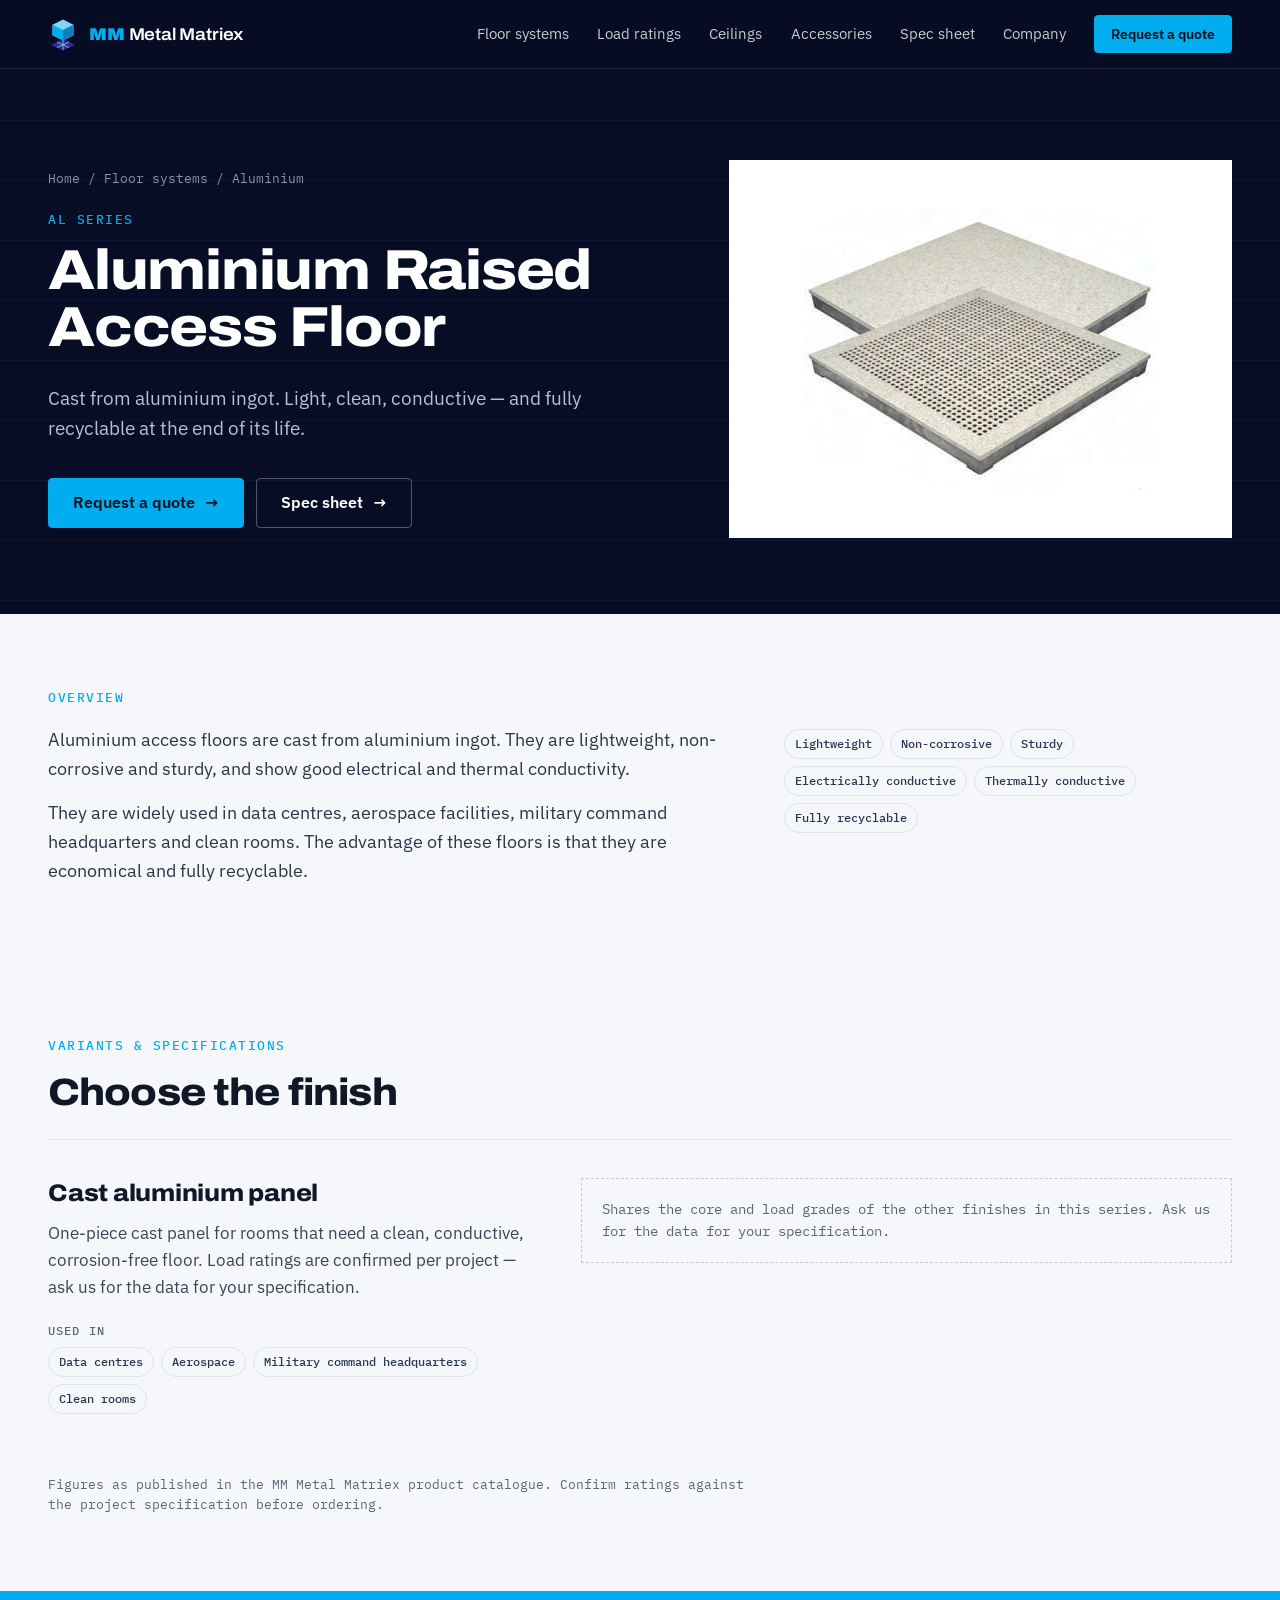
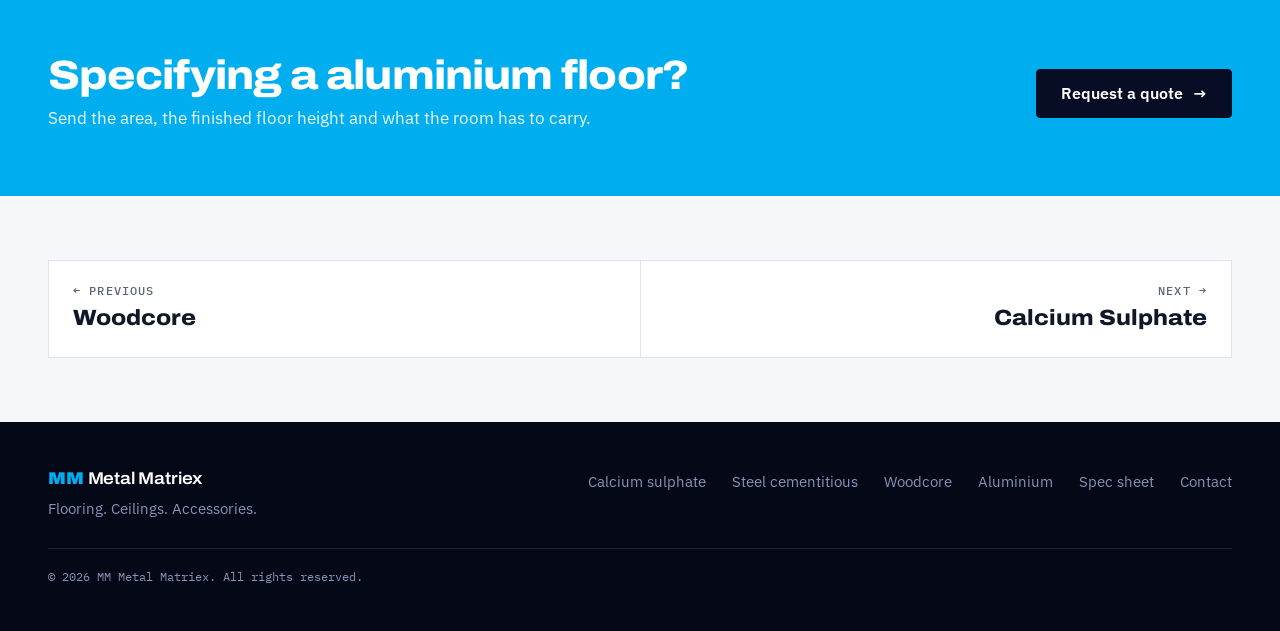
<file: aluminium.html>
<!doctype html>
<html lang="en">
<head>
<meta charset="utf-8">
<meta name="viewport" content="width=device-width, initial-scale=1">
<title>Aluminium Raised Access Floor — MM Metal Matriex</title>
<meta name="description" content="Cast aluminium raised access floor panels: lightweight, non-corrosive, conductive and fully recyclable. For data centres, clean rooms and aerospace.">
<meta name="theme-color" content="#070d24">
<link rel="canonical" href="https://jarvisss007.github.io/METAL-MATRICS/aluminium.html">
<meta property="og:title" content="Aluminium Raised Access Floor — MM Metal Matriex">
<meta property="og:description" content="Cast aluminium raised access floor panels: lightweight, non-corrosive, conductive and fully recyclable. For data centres, clean rooms and aerospace.">
<meta property="og:image" content="https://jarvisss007.github.io/METAL-MATRICS/assets/img/datacenter.jpg">
<link rel="icon" type="image/svg+xml" href="assets/favicon.svg">
<link rel="preconnect" href="https://fonts.googleapis.com">
<link rel="preconnect" href="https://fonts.gstatic.com" crossorigin>
<link href="https://fonts.googleapis.com/css2?family=Archivo:wdth,wght@62..125,400..900&family=IBM+Plex+Mono:wght@400;500&family=IBM+Plex+Sans:wght@400;500;600&display=swap" rel="stylesheet">
<link rel="stylesheet" href="css/styles.css">
<script type="application/ld+json">{"@context":"https://schema.org","@type":"Product","name":"Aluminium Raised Access Floor","description":"Cast aluminium raised access floor panels: lightweight, non-corrosive, conductive and fully recyclable. For data centres, clean rooms and aerospace.","image":"https://jarvisss007.github.io/METAL-MATRICS/assets/img/aluminium.jpg","brand":{"@type":"Brand","name":"MM Metal Matriex"},"category":"Raised access flooring"}</script>
</head>
<body class="sub">
<a class="skip" href="#main">Skip to content</a>
<header class="nav is-stuck" id="nav">
  <div class="wrap nav__in">
    <a class="brand" href="index.html" aria-label="MM Metal Matriex — home">
      <svg class="brand__mark" viewBox="0 0 40 44" aria-hidden="true"><path d="M20 2 34 9v14L20 30 6 23V9z" fill="#7fd6f7"/><path d="M20 16v14L6 23V9z" fill="#00aeef"/><path d="M20 16v14l14-7V9z" fill="#0b7fc0"/><path d="M20 28 36 36 20 43 4 36z" fill="#2e3192"/><path d="M20 28v15M12 32l16 7.5M28 32 12 39.5" stroke="#7fd6f7" stroke-width="1" fill="none"/></svg>
      <span class="brand__txt"><b>MM</b> Metal Matriex</span>
    </a>
    <nav class="nav__links" id="navLinks" aria-label="Primary">
      <a href="index.html#systems">Floor systems</a>
      <a href="index.html#loads">Load ratings</a>
      <a href="index.html#ceilings">Ceilings</a>
      <a href="index.html#accessories">Accessories</a>
      <a href="spec-sheet.html">Spec sheet</a>
      <a href="index.html#company">Company</a>
      <a class="btn btn--sm" href="index.html#contact">Request a quote</a>
    </nav>
    <button class="nav__toggle" id="navToggle" aria-label="Menu" aria-expanded="false" aria-controls="navLinks"><span></span><span></span></button>
  </div>
</header>
<main id="main">
<section class="pg-hero">
  <div class="wrap pg-hero__in">
    <div>
      <p class="crumbs"><a href="index.html">Home</a> / <a href="index.html#systems">Floor systems</a> / Aluminium</p>
      <p class="tag">AL series</p>
      <h1>Aluminium Raised Access Floor</h1>
      <p class="lede">Cast from aluminium ingot. Light, clean, conductive — and fully recyclable at the end of its life.</p>
      <div class="hero__cta"><a class="btn" href="index.html#contact">Request a quote</a><a class="btn btn--ghost" href="spec-sheet.html">Spec sheet</a></div>
    </div>
    <div class="pg-hero__img"><img src="assets/img/aluminium.jpg" alt="Solid and perforated cast aluminium floor panels"></div>
  </div>
</section>
<section class="sec sec--tight">
  <div class="wrap pg-2">
    <div>
      <p class="tag">Overview</p>
      <p class="pg-p">Aluminium access floors are cast from aluminium ingot. They are lightweight, non-corrosive and sturdy, and show good electrical and thermal conductivity.</p><p class="pg-p">They are widely used in data centres, aerospace facilities, military command headquarters and clean rooms. The advantage of these floors is that they are economical and fully recyclable.</p>
    </div>
    <ul class="props props--col"><li>Lightweight</li><li>Non-corrosive</li><li>Sturdy</li><li>Electrically conductive</li><li>Thermally conductive</li><li>Fully recyclable</li></ul>
  </div>
</section>
<section class="sec sec--tight"><div class="wrap"><p class="tag">Variants &amp; specifications</p><h2 class="h2s">Choose the finish</h2>
<article class="vr">
  <div class="vr__txt"><h3>Cast aluminium panel</h3><p>One-piece cast panel for rooms that need a clean, conductive, corrosion-free floor. Load ratings are confirmed per project — ask us for the data for your specification.</p><p class="vr__use">Used in</p><ul class="props"><li>Data centres</li><li>Aerospace</li><li>Military command headquarters</li><li>Clean rooms</li></ul></div>
  <div class="vr__tbl"><p class="vr__none">Shares the core and load grades of the other finishes in this series. Ask us for the data for your specification.</p></div>
</article>
<p class="note">Figures as published in the MM Metal Matriex product catalogue. Confirm ratings against the project specification before ordering.</p></div></section>
<section class="cta-band"><div class="wrap cta-band__in">
  <div><h2>Specifying a aluminium floor?</h2>
  <p>Send the area, the finished floor height and what the room has to carry.</p></div>
  <a class="btn" href="index.html#contact">Request a quote</a>
</div></section>
<nav class="pager wrap" aria-label="Other floor systems">
  <a href="woodcore.html"><small>← Previous</small><b>Woodcore</b></a>
  <a href="calcium-sulphate.html"><small>Next →</small><b>Calcium Sulphate</b></a>
</nav>
</main>
<footer class="foot">
  <div class="wrap foot__in">
    <div>
      <a class="brand" href="index.html"><span class="brand__txt"><b>MM</b> Metal Matriex</span></a>
      <p>Flooring. Ceilings. Accessories.</p>
    </div>
    <nav aria-label="Footer">
      <a href="calcium-sulphate.html">Calcium sulphate</a><a href="steel-cementitious.html">Steel cementitious</a><a href="woodcore.html">Woodcore</a><a href="aluminium.html">Aluminium</a><a href="spec-sheet.html">Spec sheet</a><a href="index.html#contact">Contact</a>
    </nav>
    <p class="foot__c">© <span id="yr">2026</span> MM Metal Matriex. All rights reserved.</p>
  </div>
</footer>
<script src="js/page.js"></script>
</body>
</html>
</file>
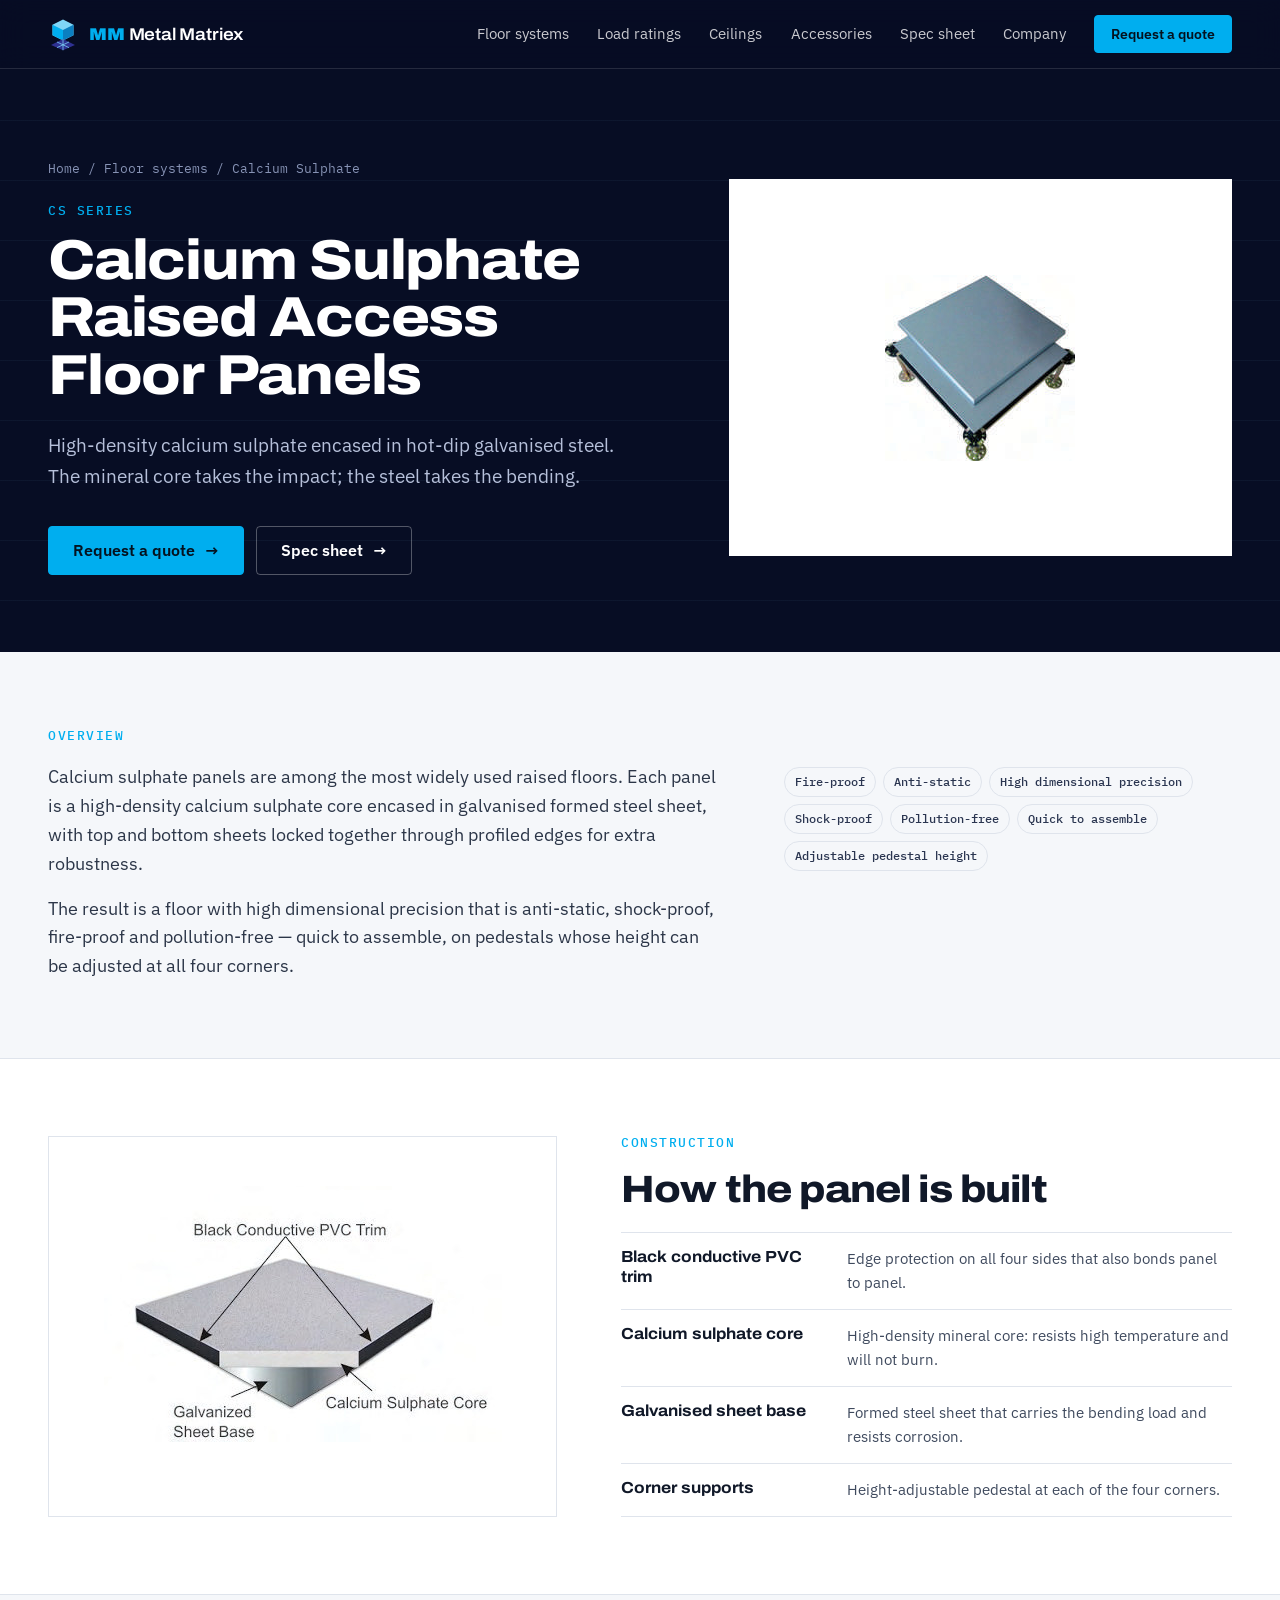
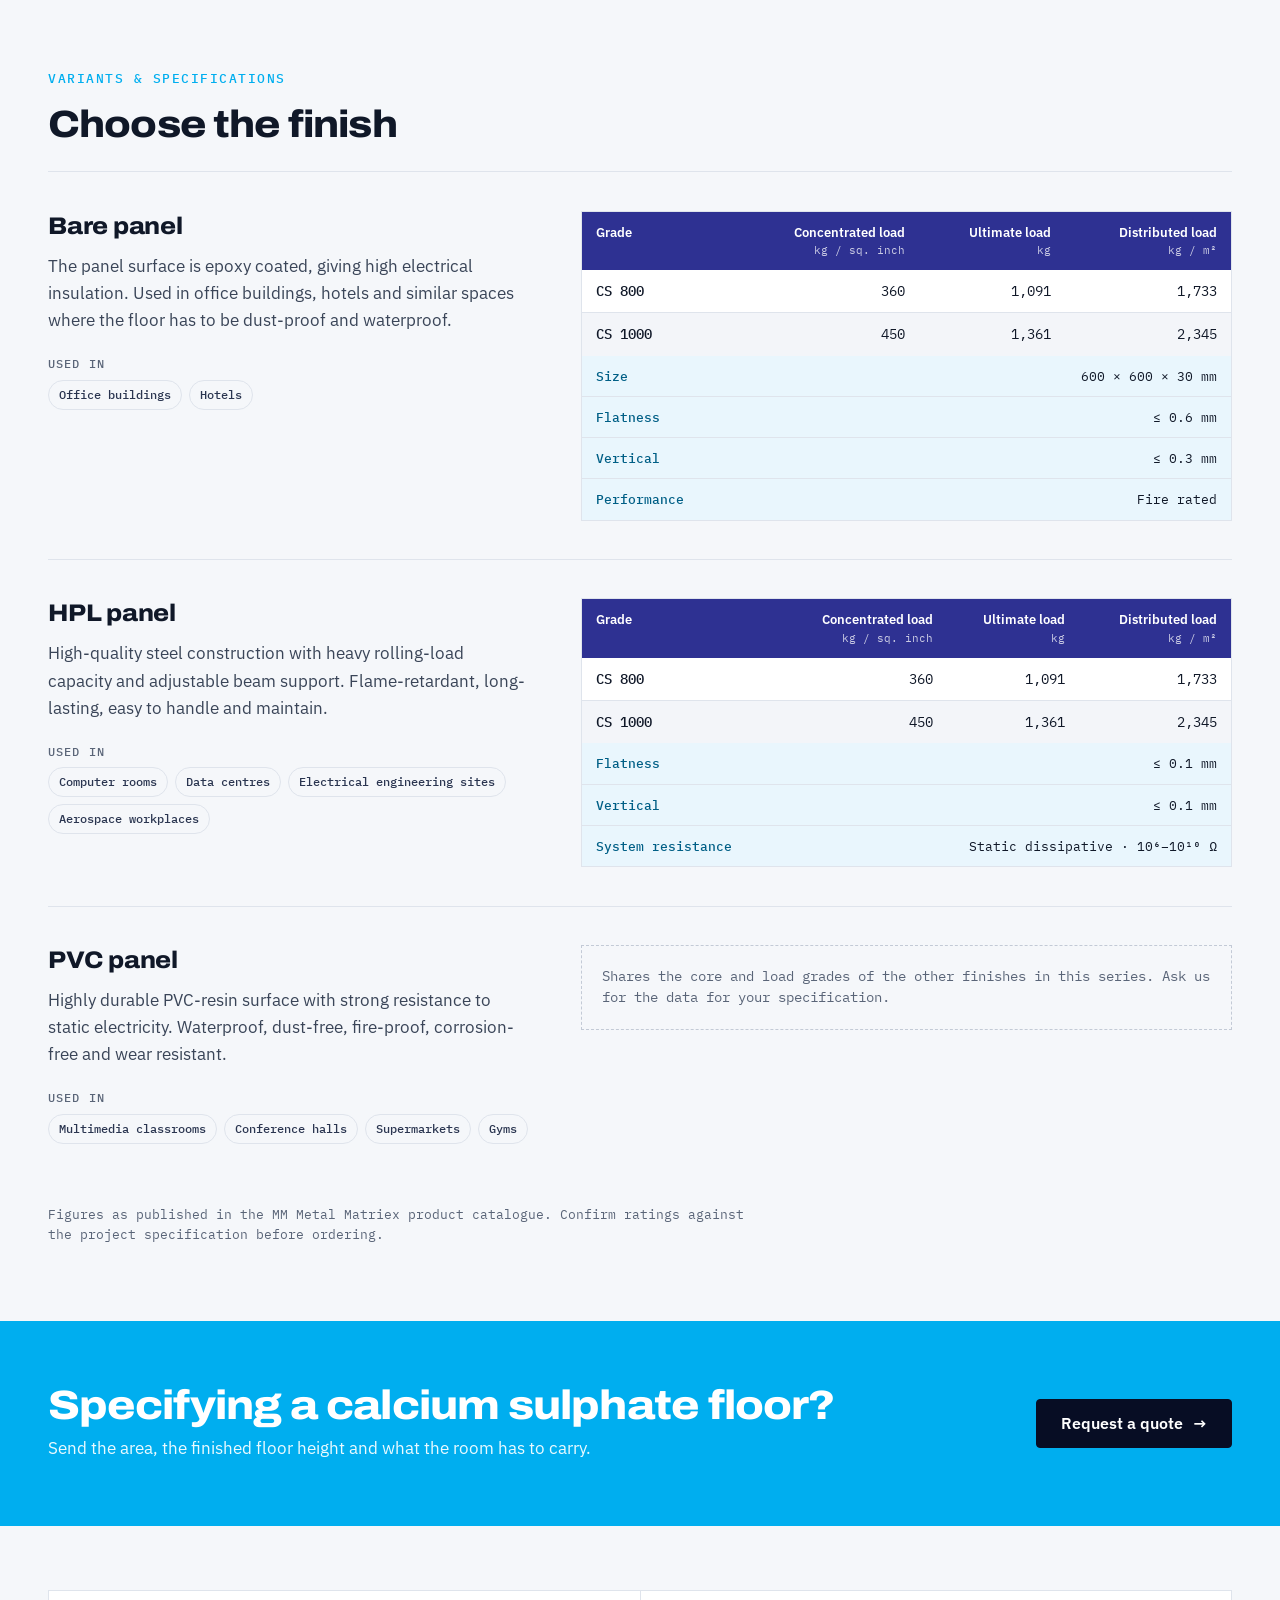
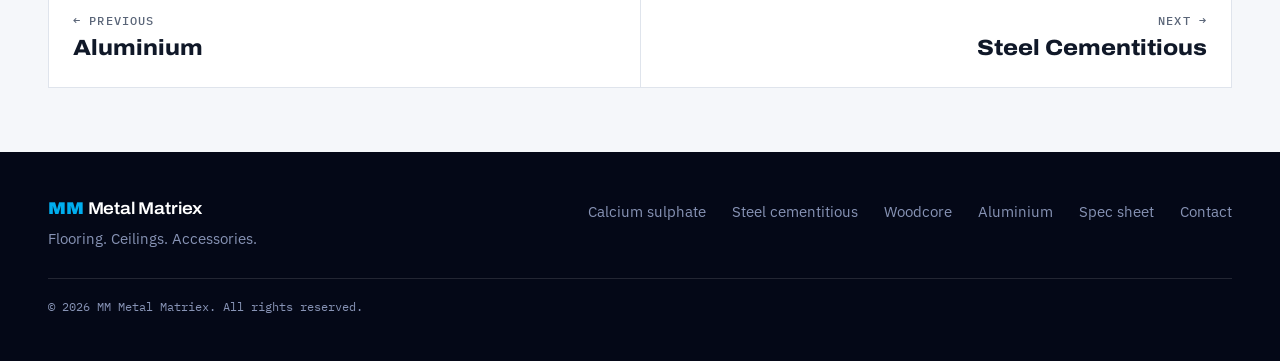
<file: calcium-sulphate.html>
<!doctype html>
<html lang="en">
<head>
<meta charset="utf-8">
<meta name="viewport" content="width=device-width, initial-scale=1">
<title>Calcium Sulphate Raised Access Floor Panels — MM Metal Matriex</title>
<meta name="description" content="Calcium sulphate raised access floor panels in bare, HPL and PVC finishes. Fire-proof, anti-static, 600 × 600 mm, grades CS 800 and CS 1000.">
<meta name="theme-color" content="#070d24">
<link rel="canonical" href="https://jarvisss007.github.io/METAL-MATRICS/calcium-sulphate.html">
<meta property="og:title" content="Calcium Sulphate Raised Access Floor Panels — MM Metal Matriex">
<meta property="og:description" content="Calcium sulphate raised access floor panels in bare, HPL and PVC finishes. Fire-proof, anti-static, 600 × 600 mm, grades CS 800 and CS 1000.">
<meta property="og:image" content="https://jarvisss007.github.io/METAL-MATRICS/assets/img/datacenter.jpg">
<link rel="icon" type="image/svg+xml" href="assets/favicon.svg">
<link rel="preconnect" href="https://fonts.googleapis.com">
<link rel="preconnect" href="https://fonts.gstatic.com" crossorigin>
<link href="https://fonts.googleapis.com/css2?family=Archivo:wdth,wght@62..125,400..900&family=IBM+Plex+Mono:wght@400;500&family=IBM+Plex+Sans:wght@400;500;600&display=swap" rel="stylesheet">
<link rel="stylesheet" href="css/styles.css">
<script type="application/ld+json">{"@context":"https://schema.org","@type":"Product","name":"Calcium Sulphate Raised Access Floor Panels","description":"Calcium sulphate raised access floor panels in bare, HPL and PVC finishes. Fire-proof, anti-static, 600 × 600 mm, grades CS 800 and CS 1000.","image":"https://jarvisss007.github.io/METAL-MATRICS/assets/img/cs-panel.jpg","brand":{"@type":"Brand","name":"MM Metal Matriex"},"category":"Raised access flooring"}</script>
</head>
<body class="sub">
<a class="skip" href="#main">Skip to content</a>
<header class="nav is-stuck" id="nav">
  <div class="wrap nav__in">
    <a class="brand" href="index.html" aria-label="MM Metal Matriex — home">
      <svg class="brand__mark" viewBox="0 0 40 44" aria-hidden="true"><path d="M20 2 34 9v14L20 30 6 23V9z" fill="#7fd6f7"/><path d="M20 16v14L6 23V9z" fill="#00aeef"/><path d="M20 16v14l14-7V9z" fill="#0b7fc0"/><path d="M20 28 36 36 20 43 4 36z" fill="#2e3192"/><path d="M20 28v15M12 32l16 7.5M28 32 12 39.5" stroke="#7fd6f7" stroke-width="1" fill="none"/></svg>
      <span class="brand__txt"><b>MM</b> Metal Matriex</span>
    </a>
    <nav class="nav__links" id="navLinks" aria-label="Primary">
      <a href="index.html#systems">Floor systems</a>
      <a href="index.html#loads">Load ratings</a>
      <a href="index.html#ceilings">Ceilings</a>
      <a href="index.html#accessories">Accessories</a>
      <a href="spec-sheet.html">Spec sheet</a>
      <a href="index.html#company">Company</a>
      <a class="btn btn--sm" href="index.html#contact">Request a quote</a>
    </nav>
    <button class="nav__toggle" id="navToggle" aria-label="Menu" aria-expanded="false" aria-controls="navLinks"><span></span><span></span></button>
  </div>
</header>
<main id="main">
<section class="pg-hero">
  <div class="wrap pg-hero__in">
    <div>
      <p class="crumbs"><a href="index.html">Home</a> / <a href="index.html#systems">Floor systems</a> / Calcium Sulphate</p>
      <p class="tag">CS series</p>
      <h1>Calcium Sulphate Raised Access Floor Panels</h1>
      <p class="lede">High-density calcium sulphate encased in hot-dip galvanised steel. The mineral core takes the impact; the steel takes the bending.</p>
      <div class="hero__cta"><a class="btn" href="index.html#contact">Request a quote</a><a class="btn btn--ghost" href="spec-sheet.html">Spec sheet</a></div>
    </div>
    <div class="pg-hero__img"><img src="assets/img/cs-panel.jpg" alt="Calcium sulphate panel on corner pedestals"></div>
  </div>
</section>
<section class="sec sec--tight">
  <div class="wrap pg-2">
    <div>
      <p class="tag">Overview</p>
      <p class="pg-p">Calcium sulphate panels are among the most widely used raised floors. Each panel is a high-density calcium sulphate core encased in galvanised formed steel sheet, with top and bottom sheets locked together through profiled edges for extra robustness.</p><p class="pg-p">The result is a floor with high dimensional precision that is anti-static, shock-proof, fire-proof and pollution-free — quick to assemble, on pedestals whose height can be adjusted at all four corners.</p>
    </div>
    <ul class="props props--col"><li>Fire-proof</li><li>Anti-static</li><li>High dimensional precision</li><li>Shock-proof</li><li>Pollution-free</li><li>Quick to assemble</li><li>Adjustable pedestal height</li></ul>
  </div>
</section>
<section class="sec sec--tight sec--white">
  <div class="wrap pg-2 pg-2--mid">
    <div class="sp__img"><img src="assets/img/cs-layers.jpg" alt="Cut-away of a calcium sulphate panel showing trim, core and base" loading="lazy"></div>
    <div>
      <p class="tag">Construction</p>
      <h2 class="h2s">How the panel is built</h2>
      <dl class="build"><div><dt>Black conductive PVC trim</dt><dd>Edge protection on all four sides that also bonds panel to panel.</dd></div><div><dt>Calcium sulphate core</dt><dd>High-density mineral core: resists high temperature and will not burn.</dd></div><div><dt>Galvanised sheet base</dt><dd>Formed steel sheet that carries the bending load and resists corrosion.</dd></div><div><dt>Corner supports</dt><dd>Height-adjustable pedestal at each of the four corners.</dd></div></dl>
    </div>
  </div>
</section>
<section class="sec sec--tight"><div class="wrap"><p class="tag">Variants &amp; specifications</p><h2 class="h2s">Choose the finish</h2>
<article class="vr">
  <div class="vr__txt"><h3>Bare panel</h3><p>The panel surface is epoxy coated, giving high electrical insulation. Used in office buildings, hotels and similar spaces where the floor has to be dust-proof and waterproof.</p><p class="vr__use">Used in</p><ul class="props"><li>Office buildings</li><li>Hotels</li></ul></div>
  <div class="vr__tbl"><div class="tblw"><table class="tbl"><thead><tr><th>Grade</th><th>Concentrated load<small>kg / sq. inch</small></th><th>Ultimate load<small>kg</small></th><th>Distributed load<small>kg / m²</small></th></tr></thead><tbody><tr><th scope="row">CS 800</th><td>360</td><td>1,091</td><td>1,733</td></tr><tr><th scope="row">CS 1000</th><td>450</td><td>1,361</td><td>2,345</td></tr></tbody><tfoot><tr><th scope="row">Size</th><td colspan="3">600 × 600 × 30 mm</td></tr><tr><th scope="row">Flatness</th><td colspan="3">≤ 0.6 mm</td></tr><tr><th scope="row">Vertical</th><td colspan="3">≤ 0.3 mm</td></tr><tr><th scope="row">Performance</th><td colspan="3">Fire rated</td></tr></tfoot></table></div></div>
</article>
<article class="vr">
  <div class="vr__txt"><h3>HPL panel</h3><p>High-quality steel construction with heavy rolling-load capacity and adjustable beam support. Flame-retardant, long-lasting, easy to handle and maintain.</p><p class="vr__use">Used in</p><ul class="props"><li>Computer rooms</li><li>Data centres</li><li>Electrical engineering sites</li><li>Aerospace workplaces</li></ul></div>
  <div class="vr__tbl"><div class="tblw"><table class="tbl"><thead><tr><th>Grade</th><th>Concentrated load<small>kg / sq. inch</small></th><th>Ultimate load<small>kg</small></th><th>Distributed load<small>kg / m²</small></th></tr></thead><tbody><tr><th scope="row">CS 800</th><td>360</td><td>1,091</td><td>1,733</td></tr><tr><th scope="row">CS 1000</th><td>450</td><td>1,361</td><td>2,345</td></tr></tbody><tfoot><tr><th scope="row">Flatness</th><td colspan="3">≤ 0.1 mm</td></tr><tr><th scope="row">Vertical</th><td colspan="3">≤ 0.1 mm</td></tr><tr><th scope="row">System resistance</th><td colspan="3">Static dissipative · 10⁶–10¹⁰ Ω</td></tr></tfoot></table></div></div>
</article>
<article class="vr">
  <div class="vr__txt"><h3>PVC panel</h3><p>Highly durable PVC-resin surface with strong resistance to static electricity. Waterproof, dust-free, fire-proof, corrosion-free and wear resistant.</p><p class="vr__use">Used in</p><ul class="props"><li>Multimedia classrooms</li><li>Conference halls</li><li>Supermarkets</li><li>Gyms</li></ul></div>
  <div class="vr__tbl"><p class="vr__none">Shares the core and load grades of the other finishes in this series. Ask us for the data for your specification.</p></div>
</article>
<p class="note">Figures as published in the MM Metal Matriex product catalogue. Confirm ratings against the project specification before ordering.</p></div></section>
<section class="cta-band"><div class="wrap cta-band__in">
  <div><h2>Specifying a calcium sulphate floor?</h2>
  <p>Send the area, the finished floor height and what the room has to carry.</p></div>
  <a class="btn" href="index.html#contact">Request a quote</a>
</div></section>
<nav class="pager wrap" aria-label="Other floor systems">
  <a href="aluminium.html"><small>← Previous</small><b>Aluminium</b></a>
  <a href="steel-cementitious.html"><small>Next →</small><b>Steel Cementitious</b></a>
</nav>
</main>
<footer class="foot">
  <div class="wrap foot__in">
    <div>
      <a class="brand" href="index.html"><span class="brand__txt"><b>MM</b> Metal Matriex</span></a>
      <p>Flooring. Ceilings. Accessories.</p>
    </div>
    <nav aria-label="Footer">
      <a href="calcium-sulphate.html">Calcium sulphate</a><a href="steel-cementitious.html">Steel cementitious</a><a href="woodcore.html">Woodcore</a><a href="aluminium.html">Aluminium</a><a href="spec-sheet.html">Spec sheet</a><a href="index.html#contact">Contact</a>
    </nav>
    <p class="foot__c">© <span id="yr">2026</span> MM Metal Matriex. All rights reserved.</p>
  </div>
</footer>
<script src="js/page.js"></script>
</body>
</html>
</file>
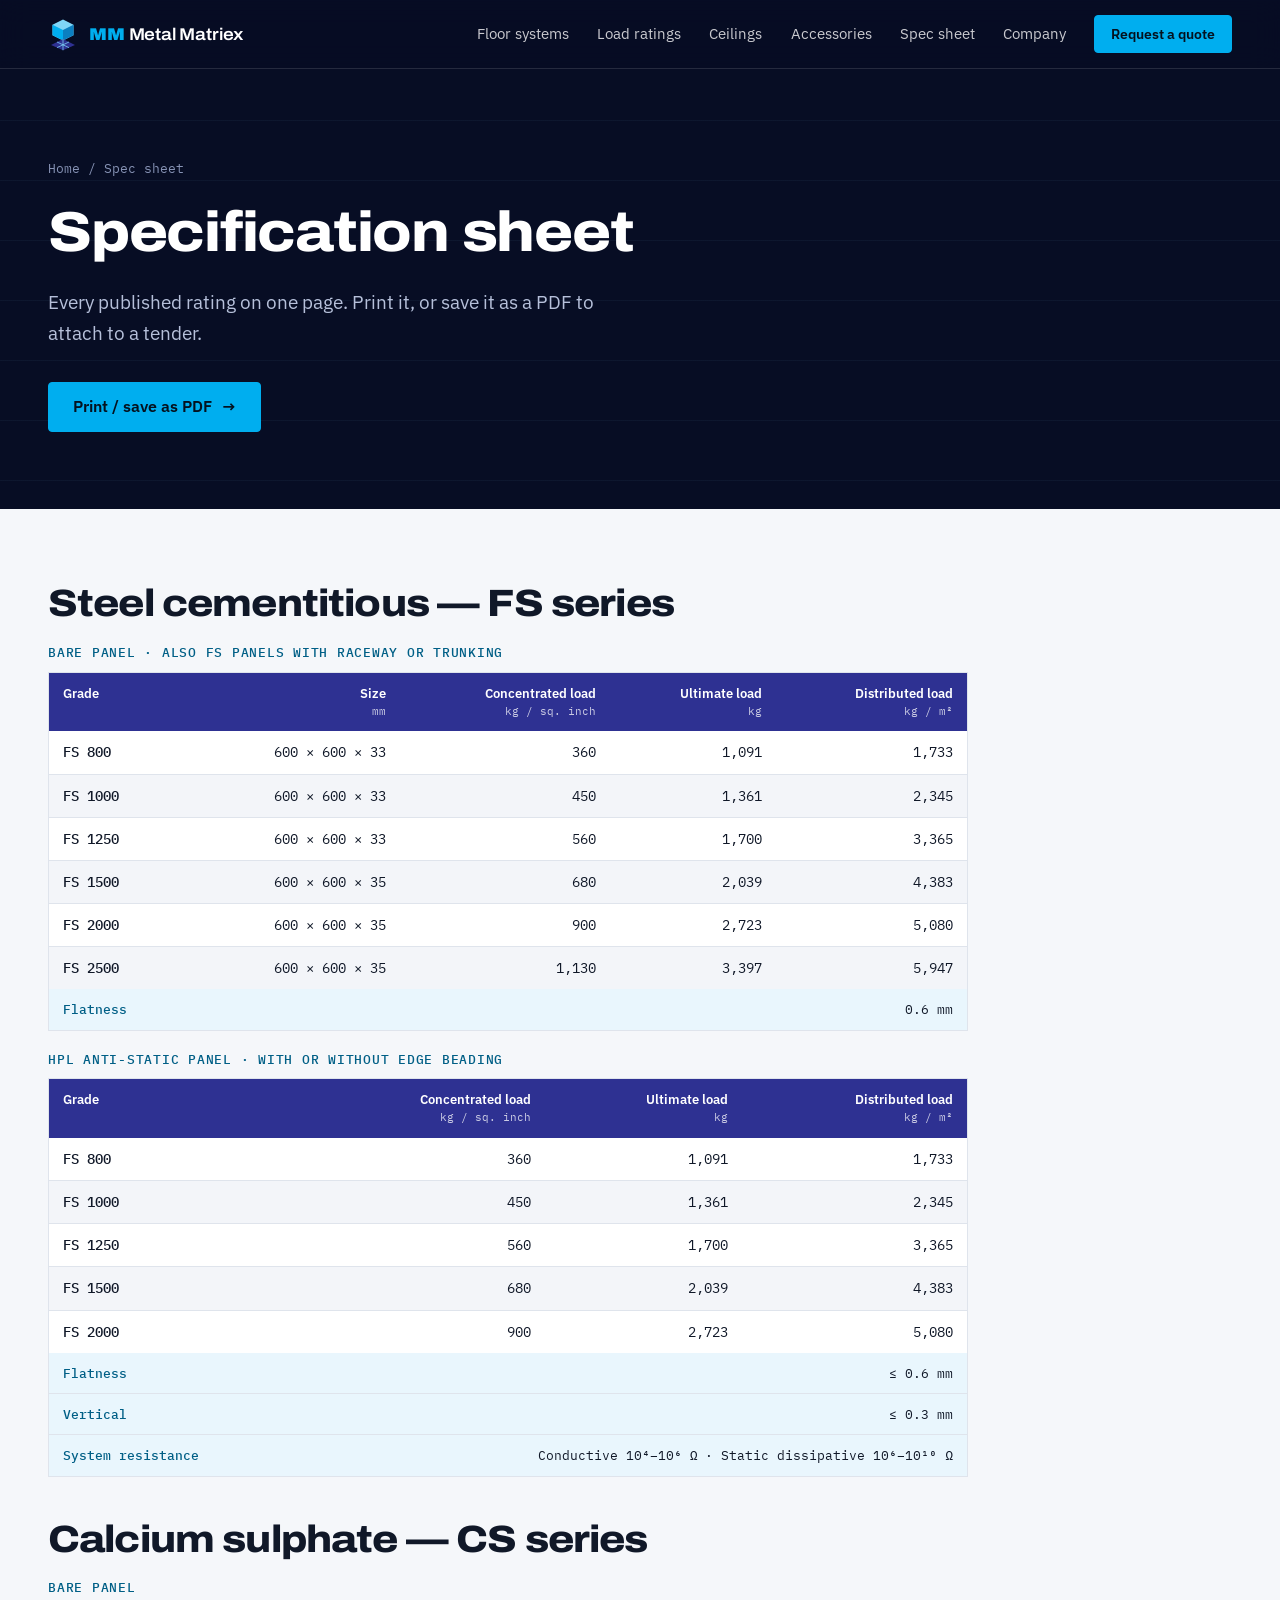
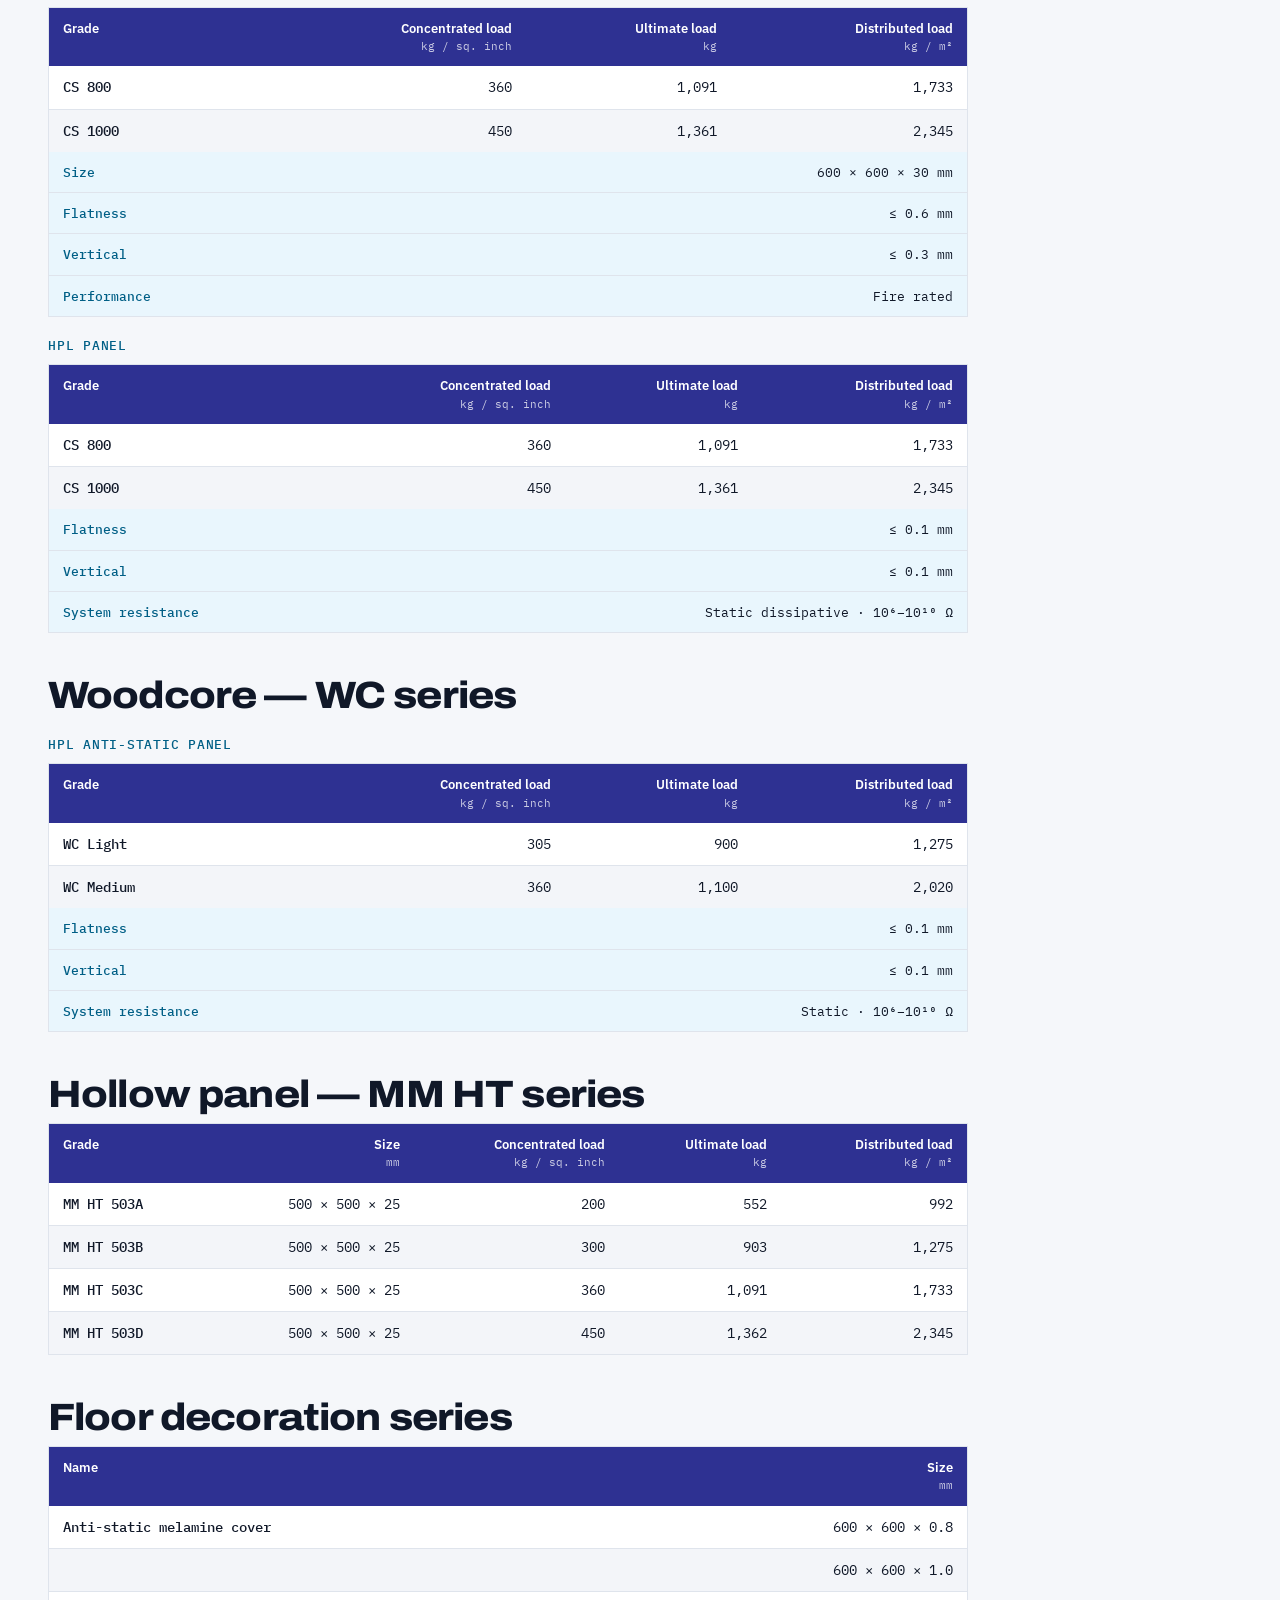
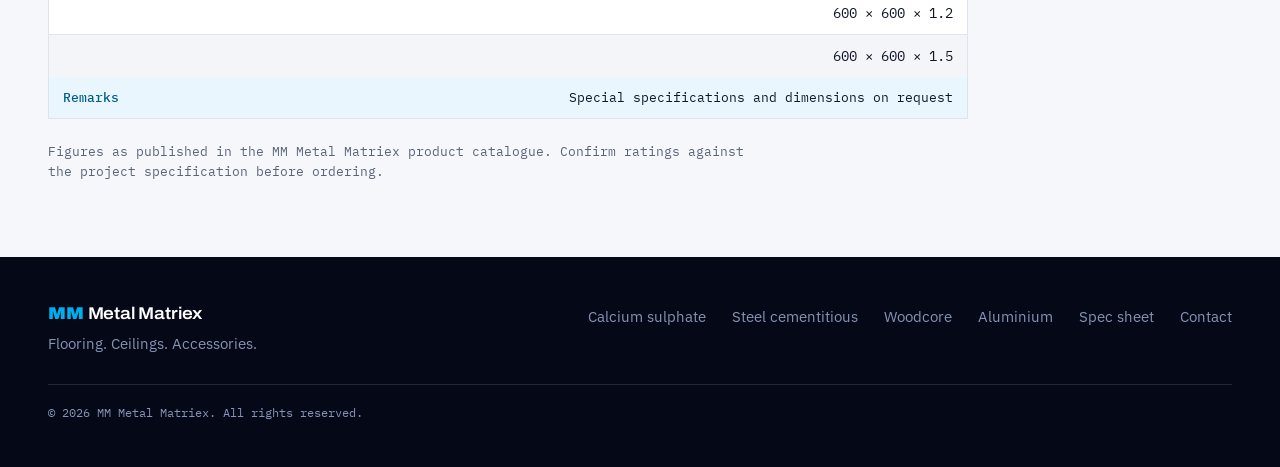
<file: spec-sheet.html>
<!doctype html>
<html lang="en">
<head>
<meta charset="utf-8">
<meta name="viewport" content="width=device-width, initial-scale=1">
<title>Specification Sheet — MM Metal Matriex</title>
<meta name="description" content="Load ratings, sizes, flatness and electrical resistance for every MM Metal Matriex raised access floor panel on one printable sheet.">
<meta name="theme-color" content="#070d24">
<link rel="canonical" href="https://jarvisss007.github.io/METAL-MATRICS/spec-sheet.html">
<meta property="og:title" content="Specification Sheet — MM Metal Matriex">
<meta property="og:description" content="Load ratings, sizes, flatness and electrical resistance for every MM Metal Matriex raised access floor panel on one printable sheet.">
<meta property="og:image" content="https://jarvisss007.github.io/METAL-MATRICS/assets/img/datacenter.jpg">
<link rel="icon" type="image/svg+xml" href="assets/favicon.svg">
<link rel="preconnect" href="https://fonts.googleapis.com">
<link rel="preconnect" href="https://fonts.gstatic.com" crossorigin>
<link href="https://fonts.googleapis.com/css2?family=Archivo:wdth,wght@62..125,400..900&family=IBM+Plex+Mono:wght@400;500&family=IBM+Plex+Sans:wght@400;500;600&display=swap" rel="stylesheet">
<link rel="stylesheet" href="css/styles.css">
</head>
<body class="sub">
<a class="skip" href="#main">Skip to content</a>
<header class="nav is-stuck" id="nav">
  <div class="wrap nav__in">
    <a class="brand" href="index.html" aria-label="MM Metal Matriex — home">
      <svg class="brand__mark" viewBox="0 0 40 44" aria-hidden="true"><path d="M20 2 34 9v14L20 30 6 23V9z" fill="#7fd6f7"/><path d="M20 16v14L6 23V9z" fill="#00aeef"/><path d="M20 16v14l14-7V9z" fill="#0b7fc0"/><path d="M20 28 36 36 20 43 4 36z" fill="#2e3192"/><path d="M20 28v15M12 32l16 7.5M28 32 12 39.5" stroke="#7fd6f7" stroke-width="1" fill="none"/></svg>
      <span class="brand__txt"><b>MM</b> Metal Matriex</span>
    </a>
    <nav class="nav__links" id="navLinks" aria-label="Primary">
      <a href="index.html#systems">Floor systems</a>
      <a href="index.html#loads">Load ratings</a>
      <a href="index.html#ceilings">Ceilings</a>
      <a href="index.html#accessories">Accessories</a>
      <a href="spec-sheet.html">Spec sheet</a>
      <a href="index.html#company">Company</a>
      <a class="btn btn--sm" href="index.html#contact">Request a quote</a>
    </nav>
    <button class="nav__toggle" id="navToggle" aria-label="Menu" aria-expanded="false" aria-controls="navLinks"><span></span><span></span></button>
  </div>
</header>
<main id="main">
<section class="pg-hero pg-hero--slim">
  <div class="wrap">
    <p class="crumbs"><a href="index.html">Home</a> / Spec sheet</p>
    <h1>Specification sheet</h1>
    <p class="lede">Every published rating on one page. Print it, or save it as a PDF to attach to a tender.</p>
    <div class="hero__cta"><button class="btn" id="printBtn" type="button">Print / save as PDF</button></div>
  </div>
</section>
<section class="sec sec--tight sheet">
  <div class="wrap">
    <header class="sheet__head"><b>MM Metal Matriex</b><span>Raised access floor — specification sheet</span></header>
    <h2 class="h2s">Steel cementitious — FS series</h2>
    <h3>Bare panel · also FS panels with raceway or trunking</h3><div class="tblw"><table class="tbl"><thead><tr><th>Grade</th><th>Size<small>mm</small></th><th>Concentrated load<small>kg / sq. inch</small></th><th>Ultimate load<small>kg</small></th><th>Distributed load<small>kg / m²</small></th></tr></thead><tbody><tr><th scope="row">FS 800</th><td>600 × 600 × 33</td><td>360</td><td>1,091</td><td>1,733</td></tr><tr><th scope="row">FS 1000</th><td>600 × 600 × 33</td><td>450</td><td>1,361</td><td>2,345</td></tr><tr><th scope="row">FS 1250</th><td>600 × 600 × 33</td><td>560</td><td>1,700</td><td>3,365</td></tr><tr><th scope="row">FS 1500</th><td>600 × 600 × 35</td><td>680</td><td>2,039</td><td>4,383</td></tr><tr><th scope="row">FS 2000</th><td>600 × 600 × 35</td><td>900</td><td>2,723</td><td>5,080</td></tr><tr><th scope="row">FS 2500</th><td>600 × 600 × 35</td><td>1,130</td><td>3,397</td><td>5,947</td></tr></tbody><tfoot><tr><th scope="row">Flatness</th><td colspan="4">0.6 mm</td></tr></tfoot></table></div>
    <h3>HPL anti-static panel · with or without edge beading</h3><div class="tblw"><table class="tbl"><thead><tr><th>Grade</th><th>Concentrated load<small>kg / sq. inch</small></th><th>Ultimate load<small>kg</small></th><th>Distributed load<small>kg / m²</small></th></tr></thead><tbody><tr><th scope="row">FS 800</th><td>360</td><td>1,091</td><td>1,733</td></tr><tr><th scope="row">FS 1000</th><td>450</td><td>1,361</td><td>2,345</td></tr><tr><th scope="row">FS 1250</th><td>560</td><td>1,700</td><td>3,365</td></tr><tr><th scope="row">FS 1500</th><td>680</td><td>2,039</td><td>4,383</td></tr><tr><th scope="row">FS 2000</th><td>900</td><td>2,723</td><td>5,080</td></tr></tbody><tfoot><tr><th scope="row">Flatness</th><td colspan="3">≤ 0.6 mm</td></tr><tr><th scope="row">Vertical</th><td colspan="3">≤ 0.3 mm</td></tr><tr><th scope="row">System resistance</th><td colspan="3">Conductive 10⁴–10⁶ Ω · Static dissipative 10⁶–10¹⁰ Ω</td></tr></tfoot></table></div>
    <h2 class="h2s">Calcium sulphate — CS series</h2>
    <h3>Bare panel</h3><div class="tblw"><table class="tbl"><thead><tr><th>Grade</th><th>Concentrated load<small>kg / sq. inch</small></th><th>Ultimate load<small>kg</small></th><th>Distributed load<small>kg / m²</small></th></tr></thead><tbody><tr><th scope="row">CS 800</th><td>360</td><td>1,091</td><td>1,733</td></tr><tr><th scope="row">CS 1000</th><td>450</td><td>1,361</td><td>2,345</td></tr></tbody><tfoot><tr><th scope="row">Size</th><td colspan="3">600 × 600 × 30 mm</td></tr><tr><th scope="row">Flatness</th><td colspan="3">≤ 0.6 mm</td></tr><tr><th scope="row">Vertical</th><td colspan="3">≤ 0.3 mm</td></tr><tr><th scope="row">Performance</th><td colspan="3">Fire rated</td></tr></tfoot></table></div>
    <h3>HPL panel</h3><div class="tblw"><table class="tbl"><thead><tr><th>Grade</th><th>Concentrated load<small>kg / sq. inch</small></th><th>Ultimate load<small>kg</small></th><th>Distributed load<small>kg / m²</small></th></tr></thead><tbody><tr><th scope="row">CS 800</th><td>360</td><td>1,091</td><td>1,733</td></tr><tr><th scope="row">CS 1000</th><td>450</td><td>1,361</td><td>2,345</td></tr></tbody><tfoot><tr><th scope="row">Flatness</th><td colspan="3">≤ 0.1 mm</td></tr><tr><th scope="row">Vertical</th><td colspan="3">≤ 0.1 mm</td></tr><tr><th scope="row">System resistance</th><td colspan="3">Static dissipative · 10⁶–10¹⁰ Ω</td></tr></tfoot></table></div>
    <h2 class="h2s">Woodcore — WC series</h2>
    <h3>HPL anti-static panel</h3><div class="tblw"><table class="tbl"><thead><tr><th>Grade</th><th>Concentrated load<small>kg / sq. inch</small></th><th>Ultimate load<small>kg</small></th><th>Distributed load<small>kg / m²</small></th></tr></thead><tbody><tr><th scope="row">WC Light</th><td>305</td><td>900</td><td>1,275</td></tr><tr><th scope="row">WC Medium</th><td>360</td><td>1,100</td><td>2,020</td></tr></tbody><tfoot><tr><th scope="row">Flatness</th><td colspan="3">≤ 0.1 mm</td></tr><tr><th scope="row">Vertical</th><td colspan="3">≤ 0.1 mm</td></tr><tr><th scope="row">System resistance</th><td colspan="3">Static · 10⁶–10¹⁰ Ω</td></tr></tfoot></table></div>
    <h2 class="h2s">Hollow panel — MM HT series</h2><div class="tblw"><table class="tbl"><thead><tr><th>Grade</th><th>Size<small>mm</small></th><th>Concentrated load<small>kg / sq. inch</small></th><th>Ultimate load<small>kg</small></th><th>Distributed load<small>kg / m²</small></th></tr></thead><tbody><tr><th scope="row">MM HT 503A</th><td>500 × 500 × 25</td><td>200</td><td>552</td><td>992</td></tr><tr><th scope="row">MM HT 503B</th><td>500 × 500 × 25</td><td>300</td><td>903</td><td>1,275</td></tr><tr><th scope="row">MM HT 503C</th><td>500 × 500 × 25</td><td>360</td><td>1,091</td><td>1,733</td></tr><tr><th scope="row">MM HT 503D</th><td>500 × 500 × 25</td><td>450</td><td>1,362</td><td>2,345</td></tr></tbody></table></div>
    <h2 class="h2s">Floor decoration series</h2><div class="tblw"><table class="tbl"><thead><tr><th>Name</th><th>Size<small>mm</small></th></tr></thead><tbody><tr><th scope="row">Anti-static melamine cover</th><td>600 × 600 × 0.8</td></tr><tr><th scope="row"></th><td>600 × 600 × 1.0</td></tr><tr><th scope="row"></th><td>600 × 600 × 1.2</td></tr><tr><th scope="row"></th><td>600 × 600 × 1.5</td></tr></tbody><tfoot><tr><th scope="row">Remarks</th><td colspan="1">Special specifications and dimensions on request</td></tr></tfoot></table></div>
    <p class="note">Figures as published in the MM Metal Matriex product catalogue. Confirm ratings against the project specification before ordering.</p>
  </div>
</section>
</main>
<footer class="foot">
  <div class="wrap foot__in">
    <div>
      <a class="brand" href="index.html"><span class="brand__txt"><b>MM</b> Metal Matriex</span></a>
      <p>Flooring. Ceilings. Accessories.</p>
    </div>
    <nav aria-label="Footer">
      <a href="calcium-sulphate.html">Calcium sulphate</a><a href="steel-cementitious.html">Steel cementitious</a><a href="woodcore.html">Woodcore</a><a href="aluminium.html">Aluminium</a><a href="spec-sheet.html">Spec sheet</a><a href="index.html#contact">Contact</a>
    </nav>
    <p class="foot__c">© <span id="yr">2026</span> MM Metal Matriex. All rights reserved.</p>
  </div>
</footer>
<script src="js/page.js"></script>
</body>
</html>
</file>
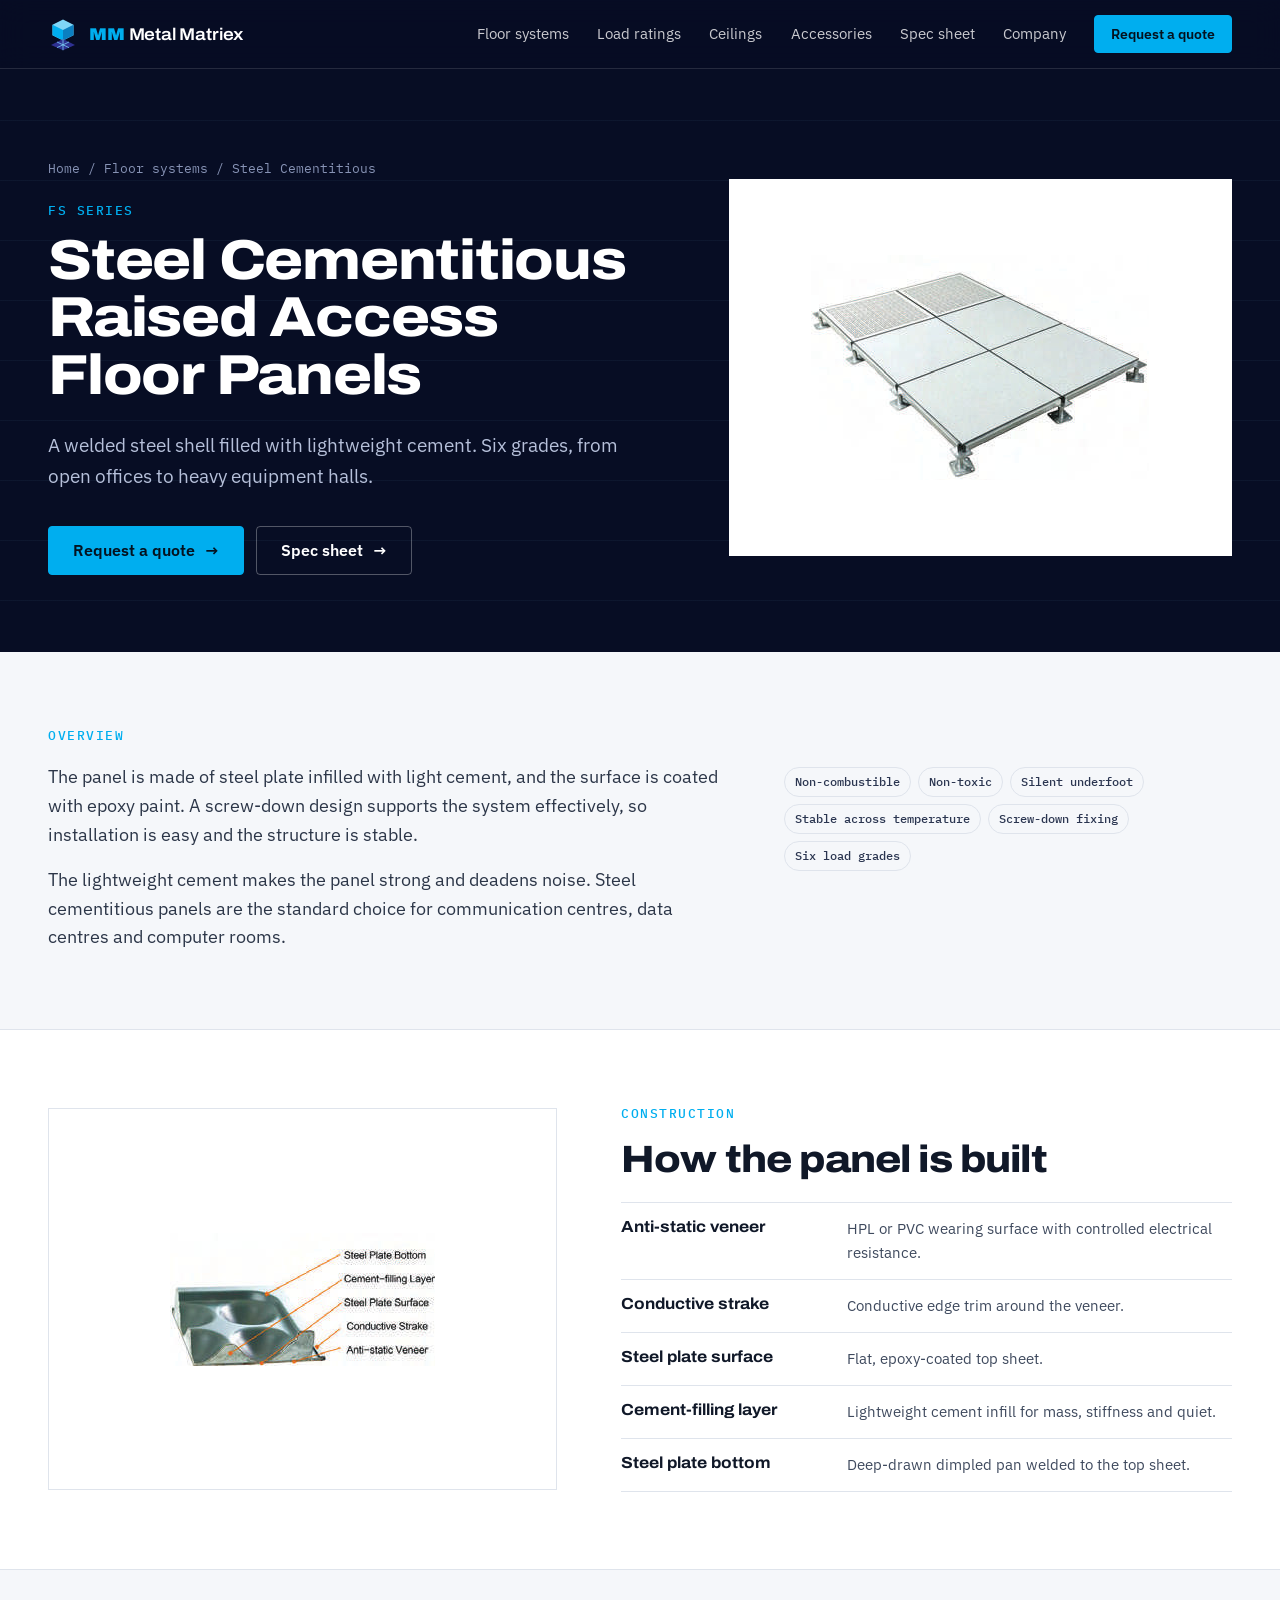
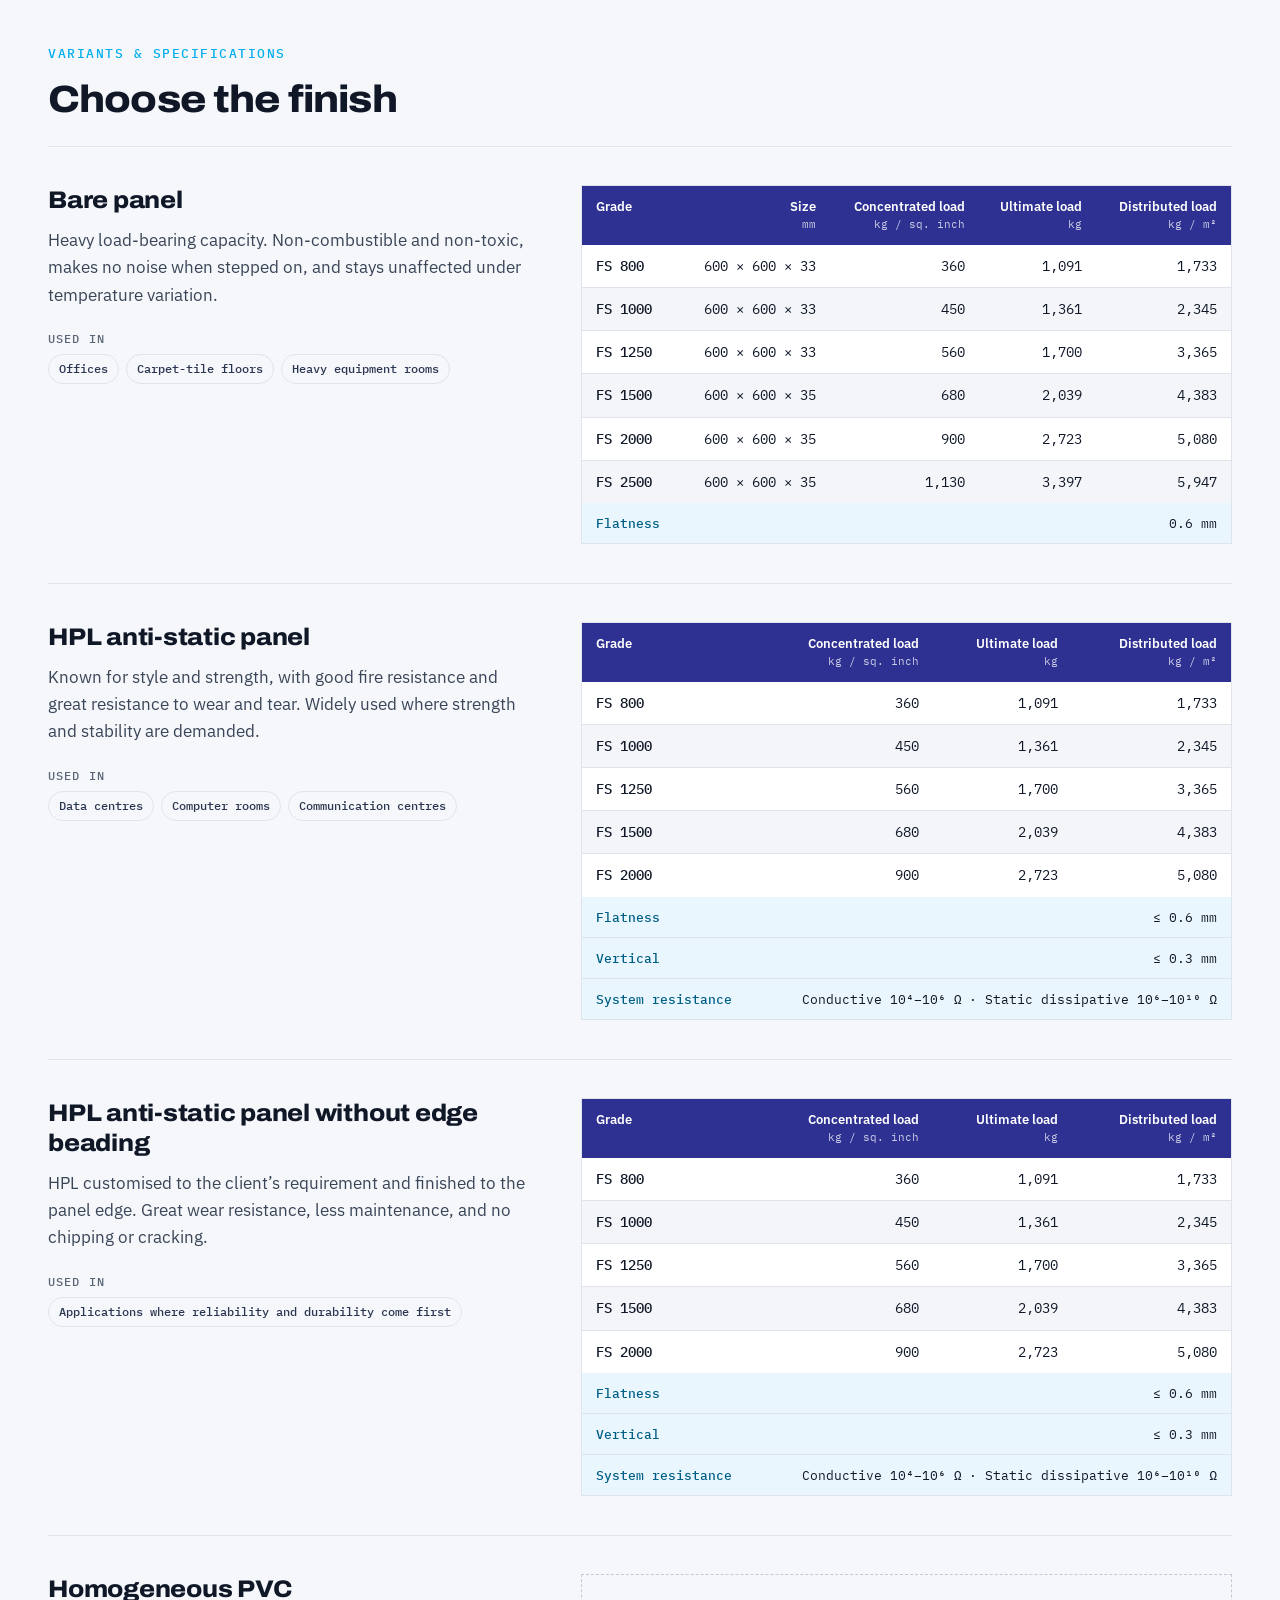
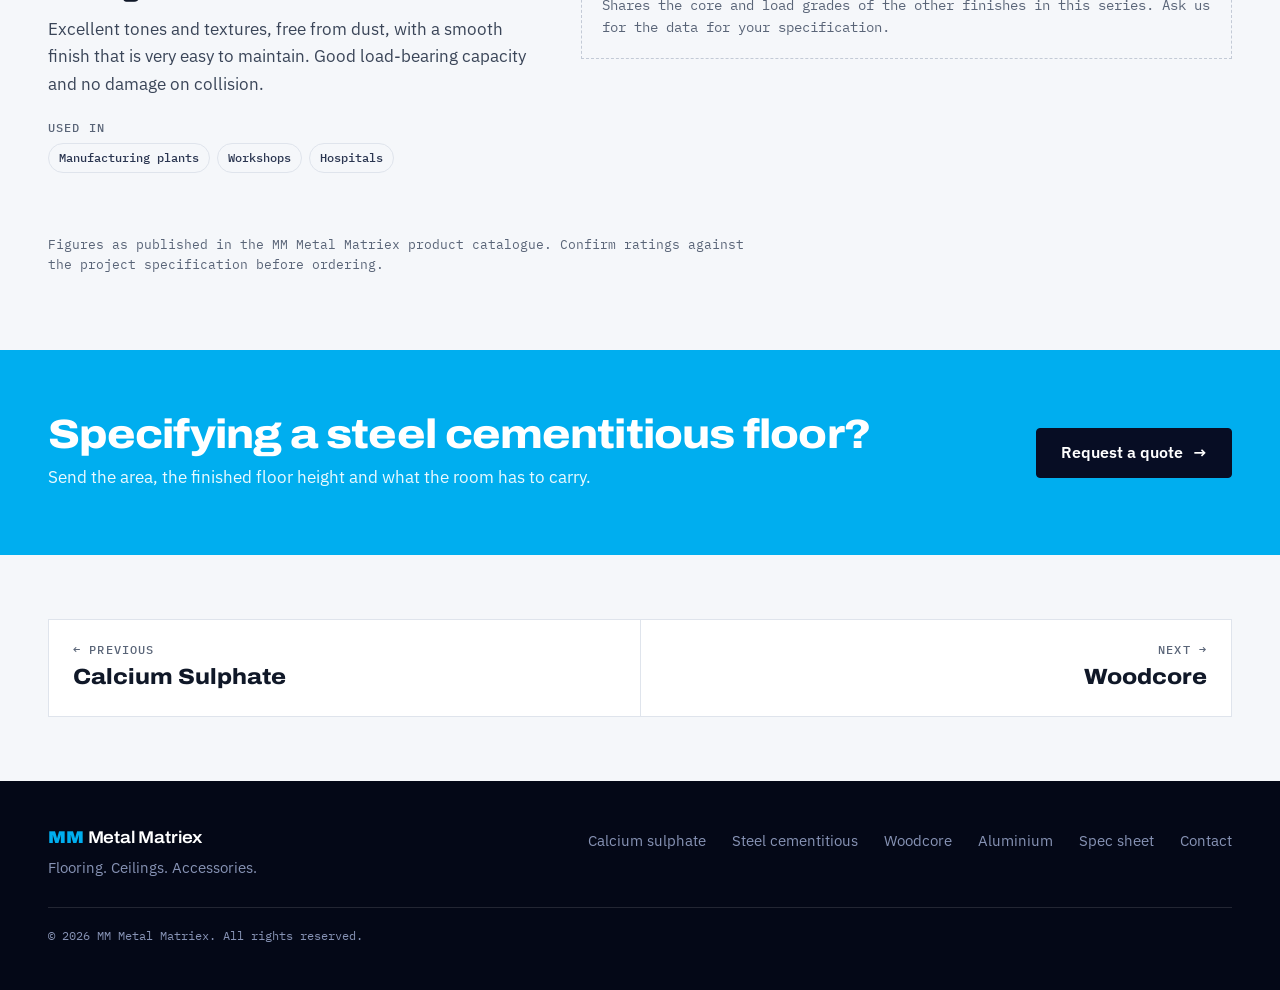
<file: steel-cementitious.html>
<!doctype html>
<html lang="en">
<head>
<meta charset="utf-8">
<meta name="viewport" content="width=device-width, initial-scale=1">
<title>Steel Cementitious Raised Access Floor Panels — MM Metal Matriex</title>
<meta name="description" content="Steel cementitious raised access floor panels: bare, HPL anti-static and homogeneous PVC. Six load grades from FS 800 to FS 2500 for data centres and computer rooms.">
<meta name="theme-color" content="#070d24">
<link rel="canonical" href="https://jarvisss007.github.io/METAL-MATRICS/steel-cementitious.html">
<meta property="og:title" content="Steel Cementitious Raised Access Floor Panels — MM Metal Matriex">
<meta property="og:description" content="Steel cementitious raised access floor panels: bare, HPL anti-static and homogeneous PVC. Six load grades from FS 800 to FS 2500 for data centres and computer rooms.">
<meta property="og:image" content="https://jarvisss007.github.io/METAL-MATRICS/assets/img/datacenter.jpg">
<link rel="icon" type="image/svg+xml" href="assets/favicon.svg">
<link rel="preconnect" href="https://fonts.googleapis.com">
<link rel="preconnect" href="https://fonts.gstatic.com" crossorigin>
<link href="https://fonts.googleapis.com/css2?family=Archivo:wdth,wght@62..125,400..900&family=IBM+Plex+Mono:wght@400;500&family=IBM+Plex+Sans:wght@400;500;600&display=swap" rel="stylesheet">
<link rel="stylesheet" href="css/styles.css">
<script type="application/ld+json">{"@context":"https://schema.org","@type":"Product","name":"Steel Cementitious Raised Access Floor Panels","description":"Steel cementitious raised access floor panels: bare, HPL anti-static and homogeneous PVC. Six load grades from FS 800 to FS 2500 for data centres and computer rooms.","image":"https://jarvisss007.github.io/METAL-MATRICS/assets/img/steel-hpl.jpg","brand":{"@type":"Brand","name":"MM Metal Matriex"},"category":"Raised access flooring"}</script>
</head>
<body class="sub">
<a class="skip" href="#main">Skip to content</a>
<header class="nav is-stuck" id="nav">
  <div class="wrap nav__in">
    <a class="brand" href="index.html" aria-label="MM Metal Matriex — home">
      <svg class="brand__mark" viewBox="0 0 40 44" aria-hidden="true"><path d="M20 2 34 9v14L20 30 6 23V9z" fill="#7fd6f7"/><path d="M20 16v14L6 23V9z" fill="#00aeef"/><path d="M20 16v14l14-7V9z" fill="#0b7fc0"/><path d="M20 28 36 36 20 43 4 36z" fill="#2e3192"/><path d="M20 28v15M12 32l16 7.5M28 32 12 39.5" stroke="#7fd6f7" stroke-width="1" fill="none"/></svg>
      <span class="brand__txt"><b>MM</b> Metal Matriex</span>
    </a>
    <nav class="nav__links" id="navLinks" aria-label="Primary">
      <a href="index.html#systems">Floor systems</a>
      <a href="index.html#loads">Load ratings</a>
      <a href="index.html#ceilings">Ceilings</a>
      <a href="index.html#accessories">Accessories</a>
      <a href="spec-sheet.html">Spec sheet</a>
      <a href="index.html#company">Company</a>
      <a class="btn btn--sm" href="index.html#contact">Request a quote</a>
    </nav>
    <button class="nav__toggle" id="navToggle" aria-label="Menu" aria-expanded="false" aria-controls="navLinks"><span></span><span></span></button>
  </div>
</header>
<main id="main">
<section class="pg-hero">
  <div class="wrap pg-hero__in">
    <div>
      <p class="crumbs"><a href="index.html">Home</a> / <a href="index.html#systems">Floor systems</a> / Steel Cementitious</p>
      <p class="tag">FS series</p>
      <h1>Steel Cementitious Raised Access Floor Panels</h1>
      <p class="lede">A welded steel shell filled with lightweight cement. Six grades, from open offices to heavy equipment halls.</p>
      <div class="hero__cta"><a class="btn" href="index.html#contact">Request a quote</a><a class="btn btn--ghost" href="spec-sheet.html">Spec sheet</a></div>
    </div>
    <div class="pg-hero__img"><img src="assets/img/steel-hpl.jpg" alt="Steel cementitious panels with HPL finish on pedestals"></div>
  </div>
</section>
<section class="sec sec--tight">
  <div class="wrap pg-2">
    <div>
      <p class="tag">Overview</p>
      <p class="pg-p">The panel is made of steel plate infilled with light cement, and the surface is coated with epoxy paint. A screw-down design supports the system effectively, so installation is easy and the structure is stable.</p><p class="pg-p">The lightweight cement makes the panel strong and deadens noise. Steel cementitious panels are the standard choice for communication centres, data centres and computer rooms.</p>
    </div>
    <ul class="props props--col"><li>Non-combustible</li><li>Non-toxic</li><li>Silent underfoot</li><li>Stable across temperature</li><li>Screw-down fixing</li><li>Six load grades</li></ul>
  </div>
</section>
<section class="sec sec--tight sec--white">
  <div class="wrap pg-2 pg-2--mid">
    <div class="sp__img"><img src="assets/img/steel-layers.jpg" alt="Cut-away of a steel cementitious anti-static panel" loading="lazy"></div>
    <div>
      <p class="tag">Construction</p>
      <h2 class="h2s">How the panel is built</h2>
      <dl class="build"><div><dt>Anti-static veneer</dt><dd>HPL or PVC wearing surface with controlled electrical resistance.</dd></div><div><dt>Conductive strake</dt><dd>Conductive edge trim around the veneer.</dd></div><div><dt>Steel plate surface</dt><dd>Flat, epoxy-coated top sheet.</dd></div><div><dt>Cement-filling layer</dt><dd>Lightweight cement infill for mass, stiffness and quiet.</dd></div><div><dt>Steel plate bottom</dt><dd>Deep-drawn dimpled pan welded to the top sheet.</dd></div></dl>
    </div>
  </div>
</section>
<section class="sec sec--tight"><div class="wrap"><p class="tag">Variants &amp; specifications</p><h2 class="h2s">Choose the finish</h2>
<article class="vr">
  <div class="vr__txt"><h3>Bare panel</h3><p>Heavy load-bearing capacity. Non-combustible and non-toxic, makes no noise when stepped on, and stays unaffected under temperature variation.</p><p class="vr__use">Used in</p><ul class="props"><li>Offices</li><li>Carpet-tile floors</li><li>Heavy equipment rooms</li></ul></div>
  <div class="vr__tbl"><div class="tblw"><table class="tbl"><thead><tr><th>Grade</th><th>Size<small>mm</small></th><th>Concentrated load<small>kg / sq. inch</small></th><th>Ultimate load<small>kg</small></th><th>Distributed load<small>kg / m²</small></th></tr></thead><tbody><tr><th scope="row">FS 800</th><td>600 × 600 × 33</td><td>360</td><td>1,091</td><td>1,733</td></tr><tr><th scope="row">FS 1000</th><td>600 × 600 × 33</td><td>450</td><td>1,361</td><td>2,345</td></tr><tr><th scope="row">FS 1250</th><td>600 × 600 × 33</td><td>560</td><td>1,700</td><td>3,365</td></tr><tr><th scope="row">FS 1500</th><td>600 × 600 × 35</td><td>680</td><td>2,039</td><td>4,383</td></tr><tr><th scope="row">FS 2000</th><td>600 × 600 × 35</td><td>900</td><td>2,723</td><td>5,080</td></tr><tr><th scope="row">FS 2500</th><td>600 × 600 × 35</td><td>1,130</td><td>3,397</td><td>5,947</td></tr></tbody><tfoot><tr><th scope="row">Flatness</th><td colspan="4">0.6 mm</td></tr></tfoot></table></div></div>
</article>
<article class="vr">
  <div class="vr__txt"><h3>HPL anti-static panel</h3><p>Known for style and strength, with good fire resistance and great resistance to wear and tear. Widely used where strength and stability are demanded.</p><p class="vr__use">Used in</p><ul class="props"><li>Data centres</li><li>Computer rooms</li><li>Communication centres</li></ul></div>
  <div class="vr__tbl"><div class="tblw"><table class="tbl"><thead><tr><th>Grade</th><th>Concentrated load<small>kg / sq. inch</small></th><th>Ultimate load<small>kg</small></th><th>Distributed load<small>kg / m²</small></th></tr></thead><tbody><tr><th scope="row">FS 800</th><td>360</td><td>1,091</td><td>1,733</td></tr><tr><th scope="row">FS 1000</th><td>450</td><td>1,361</td><td>2,345</td></tr><tr><th scope="row">FS 1250</th><td>560</td><td>1,700</td><td>3,365</td></tr><tr><th scope="row">FS 1500</th><td>680</td><td>2,039</td><td>4,383</td></tr><tr><th scope="row">FS 2000</th><td>900</td><td>2,723</td><td>5,080</td></tr></tbody><tfoot><tr><th scope="row">Flatness</th><td colspan="3">≤ 0.6 mm</td></tr><tr><th scope="row">Vertical</th><td colspan="3">≤ 0.3 mm</td></tr><tr><th scope="row">System resistance</th><td colspan="3">Conductive 10⁴–10⁶ Ω · Static dissipative 10⁶–10¹⁰ Ω</td></tr></tfoot></table></div></div>
</article>
<article class="vr">
  <div class="vr__txt"><h3>HPL anti-static panel without edge beading</h3><p>HPL customised to the client’s requirement and finished to the panel edge. Great wear resistance, less maintenance, and no chipping or cracking.</p><p class="vr__use">Used in</p><ul class="props"><li>Applications where reliability and durability come first</li></ul></div>
  <div class="vr__tbl"><div class="tblw"><table class="tbl"><thead><tr><th>Grade</th><th>Concentrated load<small>kg / sq. inch</small></th><th>Ultimate load<small>kg</small></th><th>Distributed load<small>kg / m²</small></th></tr></thead><tbody><tr><th scope="row">FS 800</th><td>360</td><td>1,091</td><td>1,733</td></tr><tr><th scope="row">FS 1000</th><td>450</td><td>1,361</td><td>2,345</td></tr><tr><th scope="row">FS 1250</th><td>560</td><td>1,700</td><td>3,365</td></tr><tr><th scope="row">FS 1500</th><td>680</td><td>2,039</td><td>4,383</td></tr><tr><th scope="row">FS 2000</th><td>900</td><td>2,723</td><td>5,080</td></tr></tbody><tfoot><tr><th scope="row">Flatness</th><td colspan="3">≤ 0.6 mm</td></tr><tr><th scope="row">Vertical</th><td colspan="3">≤ 0.3 mm</td></tr><tr><th scope="row">System resistance</th><td colspan="3">Conductive 10⁴–10⁶ Ω · Static dissipative 10⁶–10¹⁰ Ω</td></tr></tfoot></table></div></div>
</article>
<article class="vr">
  <div class="vr__txt"><h3>Homogeneous PVC</h3><p>Excellent tones and textures, free from dust, with a smooth finish that is very easy to maintain. Good load-bearing capacity and no damage on collision.</p><p class="vr__use">Used in</p><ul class="props"><li>Manufacturing plants</li><li>Workshops</li><li>Hospitals</li></ul></div>
  <div class="vr__tbl"><p class="vr__none">Shares the core and load grades of the other finishes in this series. Ask us for the data for your specification.</p></div>
</article>
<p class="note">Figures as published in the MM Metal Matriex product catalogue. Confirm ratings against the project specification before ordering.</p></div></section>
<section class="cta-band"><div class="wrap cta-band__in">
  <div><h2>Specifying a steel cementitious floor?</h2>
  <p>Send the area, the finished floor height and what the room has to carry.</p></div>
  <a class="btn" href="index.html#contact">Request a quote</a>
</div></section>
<nav class="pager wrap" aria-label="Other floor systems">
  <a href="calcium-sulphate.html"><small>← Previous</small><b>Calcium Sulphate</b></a>
  <a href="woodcore.html"><small>Next →</small><b>Woodcore</b></a>
</nav>
</main>
<footer class="foot">
  <div class="wrap foot__in">
    <div>
      <a class="brand" href="index.html"><span class="brand__txt"><b>MM</b> Metal Matriex</span></a>
      <p>Flooring. Ceilings. Accessories.</p>
    </div>
    <nav aria-label="Footer">
      <a href="calcium-sulphate.html">Calcium sulphate</a><a href="steel-cementitious.html">Steel cementitious</a><a href="woodcore.html">Woodcore</a><a href="aluminium.html">Aluminium</a><a href="spec-sheet.html">Spec sheet</a><a href="index.html#contact">Contact</a>
    </nav>
    <p class="foot__c">© <span id="yr">2026</span> MM Metal Matriex. All rights reserved.</p>
  </div>
</footer>
<script src="js/page.js"></script>
</body>
</html>
</file>
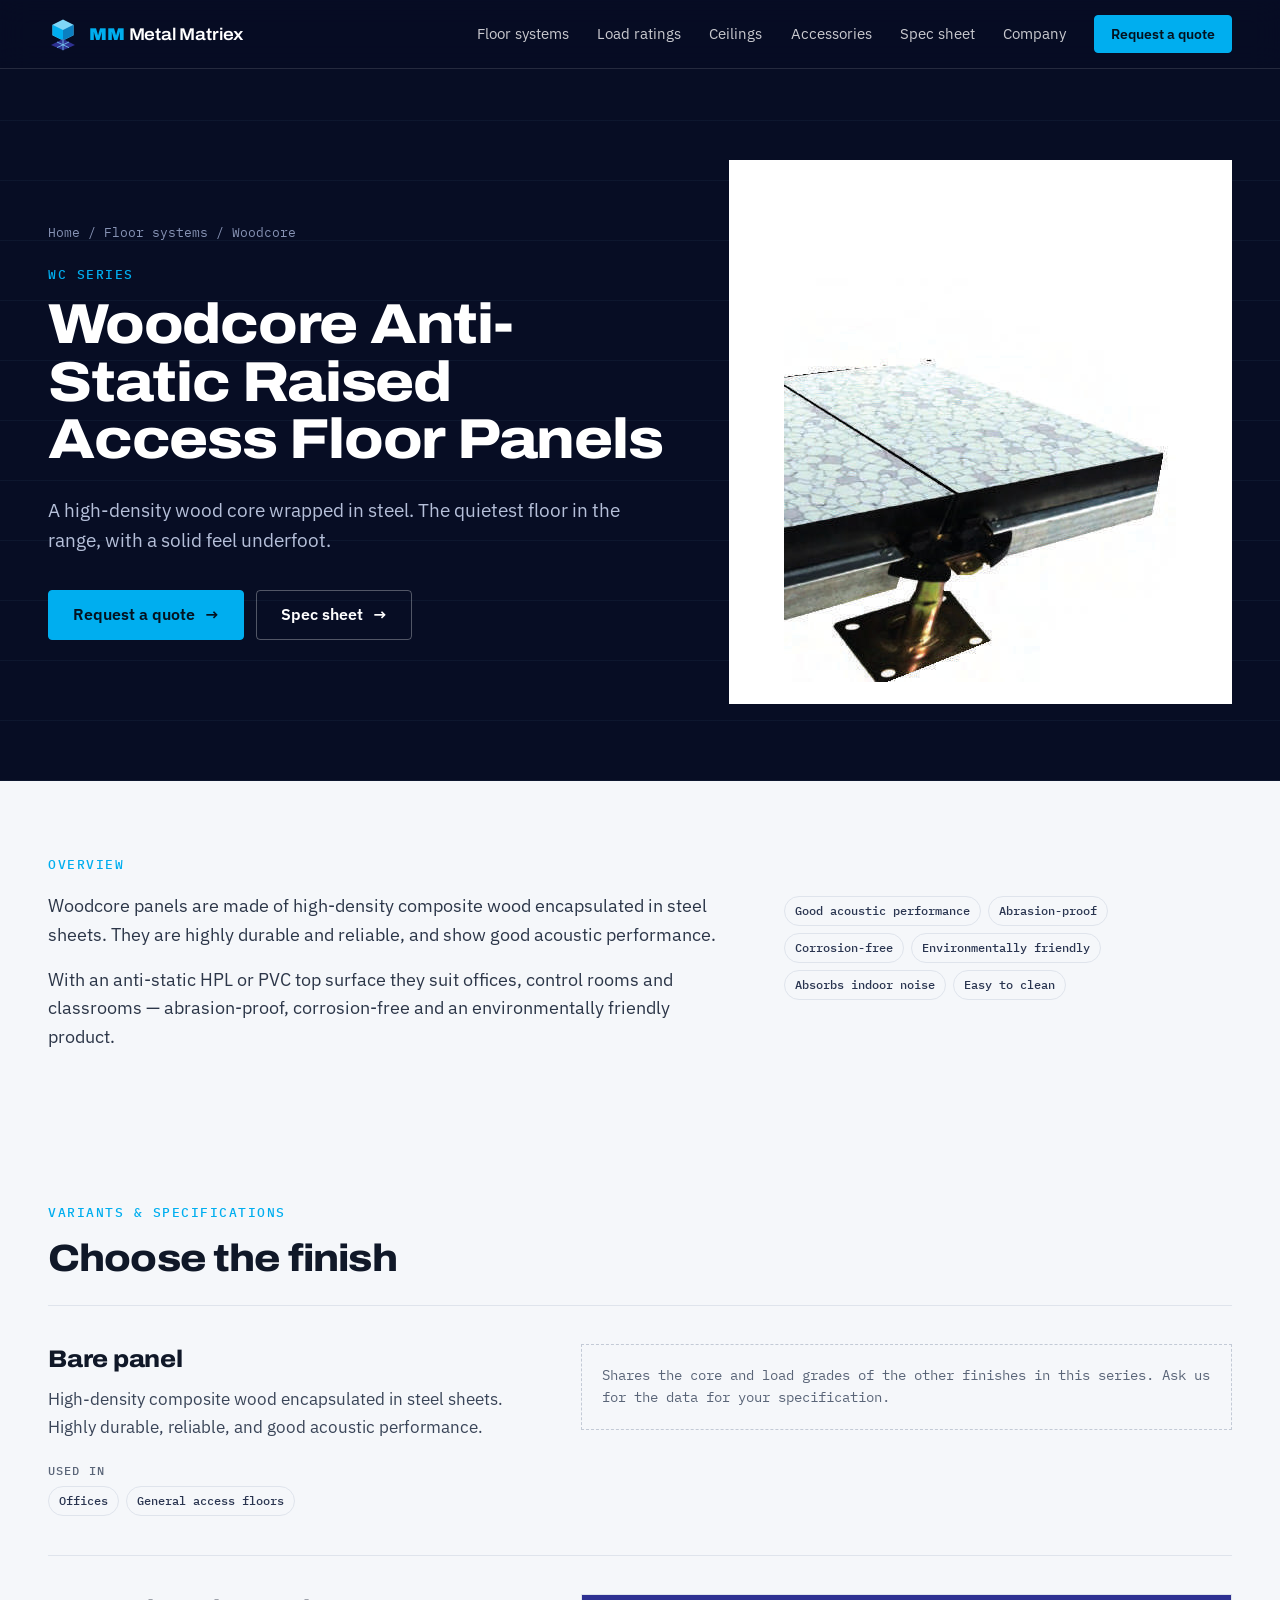
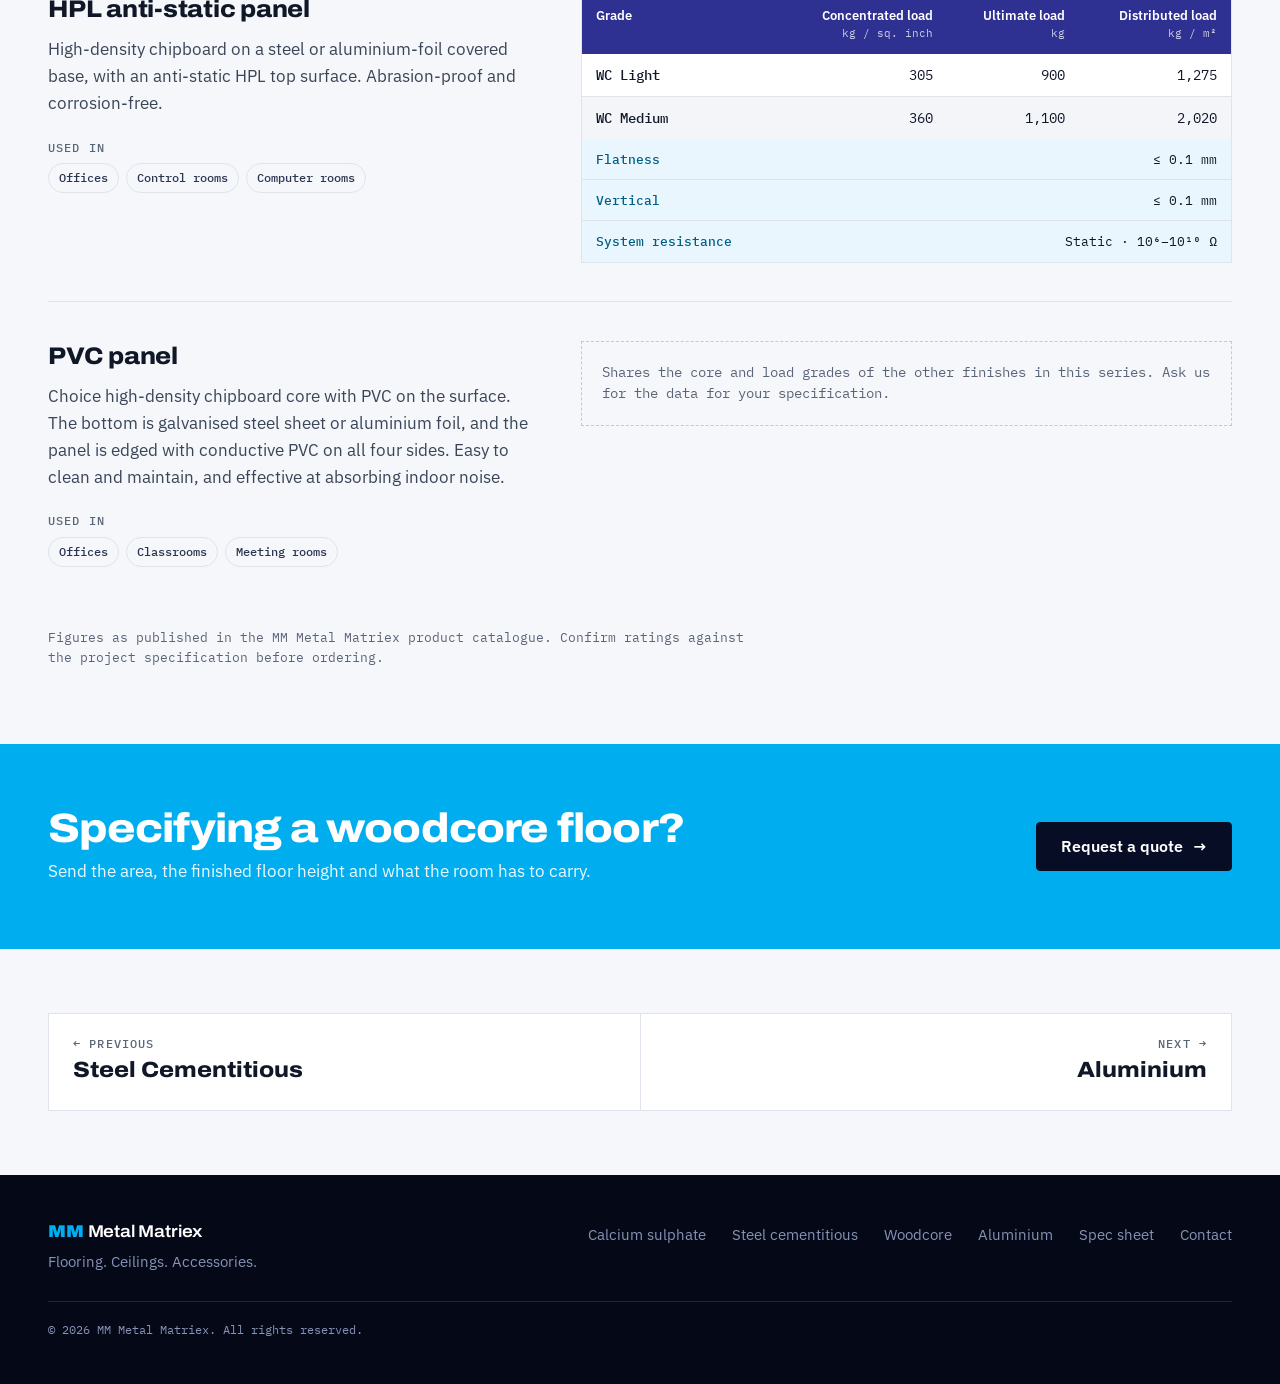
<file: woodcore.html>
<!doctype html>
<html lang="en">
<head>
<meta charset="utf-8">
<meta name="viewport" content="width=device-width, initial-scale=1">
<title>Woodcore Anti-Static Raised Access Floor Panels — MM Metal Matriex</title>
<meta name="description" content="Woodcore raised access floor panels in bare, HPL anti-static and PVC finishes. High-density chipboard core, good acoustics, WC Light and WC Medium grades.">
<meta name="theme-color" content="#070d24">
<link rel="canonical" href="https://jarvisss007.github.io/METAL-MATRICS/woodcore.html">
<meta property="og:title" content="Woodcore Anti-Static Raised Access Floor Panels — MM Metal Matriex">
<meta property="og:description" content="Woodcore raised access floor panels in bare, HPL anti-static and PVC finishes. High-density chipboard core, good acoustics, WC Light and WC Medium grades.">
<meta property="og:image" content="https://jarvisss007.github.io/METAL-MATRICS/assets/img/datacenter.jpg">
<link rel="icon" type="image/svg+xml" href="assets/favicon.svg">
<link rel="preconnect" href="https://fonts.googleapis.com">
<link rel="preconnect" href="https://fonts.gstatic.com" crossorigin>
<link href="https://fonts.googleapis.com/css2?family=Archivo:wdth,wght@62..125,400..900&family=IBM+Plex+Mono:wght@400;500&family=IBM+Plex+Sans:wght@400;500;600&display=swap" rel="stylesheet">
<link rel="stylesheet" href="css/styles.css">
<script type="application/ld+json">{"@context":"https://schema.org","@type":"Product","name":"Woodcore Anti-Static Raised Access Floor Panels","description":"Woodcore raised access floor panels in bare, HPL anti-static and PVC finishes. High-density chipboard core, good acoustics, WC Light and WC Medium grades.","image":"https://jarvisss007.github.io/METAL-MATRICS/assets/img/woodcore-pvc.jpg","brand":{"@type":"Brand","name":"MM Metal Matriex"},"category":"Raised access flooring"}</script>
</head>
<body class="sub">
<a class="skip" href="#main">Skip to content</a>
<header class="nav is-stuck" id="nav">
  <div class="wrap nav__in">
    <a class="brand" href="index.html" aria-label="MM Metal Matriex — home">
      <svg class="brand__mark" viewBox="0 0 40 44" aria-hidden="true"><path d="M20 2 34 9v14L20 30 6 23V9z" fill="#7fd6f7"/><path d="M20 16v14L6 23V9z" fill="#00aeef"/><path d="M20 16v14l14-7V9z" fill="#0b7fc0"/><path d="M20 28 36 36 20 43 4 36z" fill="#2e3192"/><path d="M20 28v15M12 32l16 7.5M28 32 12 39.5" stroke="#7fd6f7" stroke-width="1" fill="none"/></svg>
      <span class="brand__txt"><b>MM</b> Metal Matriex</span>
    </a>
    <nav class="nav__links" id="navLinks" aria-label="Primary">
      <a href="index.html#systems">Floor systems</a>
      <a href="index.html#loads">Load ratings</a>
      <a href="index.html#ceilings">Ceilings</a>
      <a href="index.html#accessories">Accessories</a>
      <a href="spec-sheet.html">Spec sheet</a>
      <a href="index.html#company">Company</a>
      <a class="btn btn--sm" href="index.html#contact">Request a quote</a>
    </nav>
    <button class="nav__toggle" id="navToggle" aria-label="Menu" aria-expanded="false" aria-controls="navLinks"><span></span><span></span></button>
  </div>
</header>
<main id="main">
<section class="pg-hero">
  <div class="wrap pg-hero__in">
    <div>
      <p class="crumbs"><a href="index.html">Home</a> / <a href="index.html#systems">Floor systems</a> / Woodcore</p>
      <p class="tag">WC series</p>
      <h1>Woodcore Anti-Static Raised Access Floor Panels</h1>
      <p class="lede">A high-density wood core wrapped in steel. The quietest floor in the range, with a solid feel underfoot.</p>
      <div class="hero__cta"><a class="btn" href="index.html#contact">Request a quote</a><a class="btn btn--ghost" href="spec-sheet.html">Spec sheet</a></div>
    </div>
    <div class="pg-hero__img"><img src="assets/img/woodcore-pvc.jpg" alt="Woodcore PVC panel on a pedestal"></div>
  </div>
</section>
<section class="sec sec--tight">
  <div class="wrap pg-2">
    <div>
      <p class="tag">Overview</p>
      <p class="pg-p">Woodcore panels are made of high-density composite wood encapsulated in steel sheets. They are highly durable and reliable, and show good acoustic performance.</p><p class="pg-p">With an anti-static HPL or PVC top surface they suit offices, control rooms and classrooms — abrasion-proof, corrosion-free and an environmentally friendly product.</p>
    </div>
    <ul class="props props--col"><li>Good acoustic performance</li><li>Abrasion-proof</li><li>Corrosion-free</li><li>Environmentally friendly</li><li>Absorbs indoor noise</li><li>Easy to clean</li></ul>
  </div>
</section>
<section class="sec sec--tight"><div class="wrap"><p class="tag">Variants &amp; specifications</p><h2 class="h2s">Choose the finish</h2>
<article class="vr">
  <div class="vr__txt"><h3>Bare panel</h3><p>High-density composite wood encapsulated in steel sheets. Highly durable, reliable, and good acoustic performance.</p><p class="vr__use">Used in</p><ul class="props"><li>Offices</li><li>General access floors</li></ul></div>
  <div class="vr__tbl"><p class="vr__none">Shares the core and load grades of the other finishes in this series. Ask us for the data for your specification.</p></div>
</article>
<article class="vr">
  <div class="vr__txt"><h3>HPL anti-static panel</h3><p>High-density chipboard on a steel or aluminium-foil covered base, with an anti-static HPL top surface. Abrasion-proof and corrosion-free.</p><p class="vr__use">Used in</p><ul class="props"><li>Offices</li><li>Control rooms</li><li>Computer rooms</li></ul></div>
  <div class="vr__tbl"><div class="tblw"><table class="tbl"><thead><tr><th>Grade</th><th>Concentrated load<small>kg / sq. inch</small></th><th>Ultimate load<small>kg</small></th><th>Distributed load<small>kg / m²</small></th></tr></thead><tbody><tr><th scope="row">WC Light</th><td>305</td><td>900</td><td>1,275</td></tr><tr><th scope="row">WC Medium</th><td>360</td><td>1,100</td><td>2,020</td></tr></tbody><tfoot><tr><th scope="row">Flatness</th><td colspan="3">≤ 0.1 mm</td></tr><tr><th scope="row">Vertical</th><td colspan="3">≤ 0.1 mm</td></tr><tr><th scope="row">System resistance</th><td colspan="3">Static · 10⁶–10¹⁰ Ω</td></tr></tfoot></table></div></div>
</article>
<article class="vr">
  <div class="vr__txt"><h3>PVC panel</h3><p>Choice high-density chipboard core with PVC on the surface. The bottom is galvanised steel sheet or aluminium foil, and the panel is edged with conductive PVC on all four sides. Easy to clean and maintain, and effective at absorbing indoor noise.</p><p class="vr__use">Used in</p><ul class="props"><li>Offices</li><li>Classrooms</li><li>Meeting rooms</li></ul></div>
  <div class="vr__tbl"><p class="vr__none">Shares the core and load grades of the other finishes in this series. Ask us for the data for your specification.</p></div>
</article>
<p class="note">Figures as published in the MM Metal Matriex product catalogue. Confirm ratings against the project specification before ordering.</p></div></section>
<section class="cta-band"><div class="wrap cta-band__in">
  <div><h2>Specifying a woodcore floor?</h2>
  <p>Send the area, the finished floor height and what the room has to carry.</p></div>
  <a class="btn" href="index.html#contact">Request a quote</a>
</div></section>
<nav class="pager wrap" aria-label="Other floor systems">
  <a href="steel-cementitious.html"><small>← Previous</small><b>Steel Cementitious</b></a>
  <a href="aluminium.html"><small>Next →</small><b>Aluminium</b></a>
</nav>
</main>
<footer class="foot">
  <div class="wrap foot__in">
    <div>
      <a class="brand" href="index.html"><span class="brand__txt"><b>MM</b> Metal Matriex</span></a>
      <p>Flooring. Ceilings. Accessories.</p>
    </div>
    <nav aria-label="Footer">
      <a href="calcium-sulphate.html">Calcium sulphate</a><a href="steel-cementitious.html">Steel cementitious</a><a href="woodcore.html">Woodcore</a><a href="aluminium.html">Aluminium</a><a href="spec-sheet.html">Spec sheet</a><a href="index.html#contact">Contact</a>
    </nav>
    <p class="foot__c">© <span id="yr">2026</span> MM Metal Matriex. All rights reserved.</p>
  </div>
</footer>
<script src="js/page.js"></script>
</body>
</html>
</file>
<file: css/styles.css>
/* MM Metal Matriex — site styles
   Palette taken from the product catalogue: process cyan, table navy, marker green. */
:root{
  --ink:#070d24; --ink-2:#0d1638; --ink-3:#162150;
  --navy:#2e3192; --cyan:#00aeef; --cyan-2:#7fd6f7; --green:#4cb848;
  --paper:#f5f7fa; --white:#fff; --tint:#e9f6fd;
  --text:#101828; --muted:#5a6578; --line:#dfe4ec; --line-d:rgba(255,255,255,.12);
  --disp:"Archivo",system-ui,sans-serif; --body:"IBM Plex Sans",system-ui,sans-serif; --mono:"IBM Plex Mono",ui-monospace,monospace;
  --r:4px; --wrap:1240px;
}
*,*::before,*::after{box-sizing:border-box}
html{scroll-behavior:smooth;scroll-padding-top:76px;-webkit-text-size-adjust:100%}
body{margin:0;font:400 17px/1.6 var(--body);color:var(--text);background:var(--paper);-webkit-font-smoothing:antialiased;overflow-x:hidden}
img,svg{display:block;max-width:100%}
h1,h2,h3,p,ul,ol,dl,dd,figure,blockquote{margin:0}
ul,ol{padding:0;list-style:none}
a{color:inherit;text-decoration:none}
button,input,select,textarea{font:inherit;color:inherit}
:focus-visible{outline:2px solid var(--cyan);outline-offset:3px}
.wrap{width:min(var(--wrap),100% - 2*clamp(18px,4vw,48px));margin-inline:auto}
.skip{position:absolute;left:-999px;top:8px;background:#fff;padding:8px 14px;z-index:99}.skip:focus{left:8px}

h1,h2{font-family:var(--disp);font-stretch:112%;font-weight:800;letter-spacing:-.022em;line-height:1.02;text-wrap:balance}
h2{font-size:clamp(34px,4.6vw,60px)}
h3{font-family:var(--disp);font-stretch:108%;font-weight:700;font-size:19px;letter-spacing:-.01em;line-height:1.25}
.tag{font:500 12.5px/1 var(--mono);letter-spacing:.12em;text-transform:uppercase;color:var(--cyan);margin-bottom:22px}
.sec{padding:clamp(72px,10vw,136px) 0;position:relative}
.sec--dark{background:var(--ink);color:#e8ecf6}
.sec--tint{background:var(--tint)}
.sec__head{max-width:820px;margin-bottom:clamp(36px,5vw,64px)}
.sec__sub{margin-top:20px;font-size:19px;color:var(--muted);max-width:62ch;text-wrap:pretty}
.sec--dark .sec__sub{color:#a9b3cc}
.note{font:400 12.5px/1.6 var(--mono);color:var(--muted);margin-top:22px;max-width:90ch}

.btn{display:inline-flex;align-items:center;gap:10px;background:var(--cyan);color:#04121f;font:600 15.5px/1 var(--body);padding:16px 24px;border-radius:var(--r);border:1px solid var(--cyan);cursor:pointer;transition:transform .2s,background .2s,box-shadow .2s}
.btn::after{content:"→";transition:transform .2s}
.btn:hover{background:#3cc4f6;box-shadow:0 8px 28px -8px rgba(0,174,239,.7)}.btn:hover::after{transform:translateX(4px)}
.btn--ghost{background:transparent;color:#fff;border-color:rgba(255,255,255,.3)}.btn--ghost:hover{background:rgba(255,255,255,.08);box-shadow:none}
.btn--sm{padding:11px 16px;font-size:14px}.btn--sm::after{content:none}

/* ---------- nav ---------- */
.nav{position:fixed;inset:0 0 auto;z-index:50;color:#fff;transition:background .3s,box-shadow .3s}
.nav.is-stuck{background:rgba(7,13,36,.86);backdrop-filter:blur(14px);box-shadow:0 1px 0 var(--line-d)}
.nav__in{display:flex;align-items:center;justify-content:space-between;height:68px}
.brand{display:flex;align-items:center;gap:11px}
.brand__mark{width:30px;height:33px}
.brand__txt{font:600 17px/1 var(--disp);font-stretch:110%;letter-spacing:-.01em}
.brand__txt b{font-weight:900;color:var(--cyan)}
.nav__links{display:flex;align-items:center;gap:clamp(14px,2.2vw,30px);font-size:14.5px}
.nav__links a:not(.btn){opacity:.78;transition:opacity .2s}.nav__links a:not(.btn):hover{opacity:1}
.nav__toggle{display:none;width:44px;height:44px;background:none;border:0;cursor:pointer;position:relative}
.nav__toggle span{position:absolute;left:11px;right:11px;height:2px;background:#fff;transition:transform .25s,top .25s}
.nav__toggle span:first-child{top:17px}.nav__toggle span:last-child{top:26px}
.nav__toggle[aria-expanded=true] span:first-child{top:21px;transform:rotate(45deg)}
.nav__toggle[aria-expanded=true] span:last-child{top:21px;transform:rotate(-45deg)}

/* ---------- hero ---------- */
.hero{background:var(--ink);color:#fff;padding:clamp(112px,13vw,150px) 0 0;position:relative;overflow:hidden}
.hero__grid{position:absolute;inset:0;background:
  linear-gradient(rgba(127,214,247,.055) 1px,transparent 1px) 0 0/60px 60px,
  linear-gradient(90deg,rgba(127,214,247,.055) 1px,transparent 1px) 0 0/60px 60px;
  mask-image:radial-gradient(120% 90% at 70% 30%,#000 20%,transparent 75%)}
.hero::before{content:"";position:absolute;width:900px;height:900px;right:-200px;top:-180px;background:radial-gradient(closest-side,rgba(46,49,146,.75),transparent);pointer-events:none}
.hero__in{position:relative;display:grid;grid-template-columns:minmax(0,1fr) minmax(0,1.08fr);gap:clamp(20px,3vw,48px);align-items:center}
.eyebrow{font:500 12.5px/1.5 var(--mono);letter-spacing:.08em;text-transform:uppercase;color:var(--cyan-2);display:flex;gap:10px;align-items:center;margin-bottom:26px}
.dot{width:8px;height:8px;background:var(--green);border-radius:50%;box-shadow:0 0 0 4px rgba(76,184,72,.25);flex:none}
.hero h1{font-size:clamp(38px,4.9vw,70px)}
.hero h1 em{font-style:normal;color:var(--cyan);position:relative;white-space:nowrap}
.hero h1 em::after{content:"";position:absolute;left:0;right:0;bottom:-.04em;height:.07em;background:repeating-linear-gradient(90deg,var(--cyan) 0 .32em,transparent .32em .44em)}
.lede{margin-top:26px;font-size:clamp(17px,1.5vw,20px);color:#b6c0da;max-width:54ch;text-wrap:pretty}
.hero__cta{display:flex;flex-wrap:wrap;gap:12px;margin-top:34px}
.hero__fig{position:relative}
#floor{width:100%;height:auto;overflow:visible}
#floor .p{transition:transform .55s cubic-bezier(.2,.9,.25,1.15),opacity .45s}
#floor .p.up{transform:translateY(-34px);opacity:.42}
#floor .hit{fill:transparent;cursor:pointer}
#floor .cable{fill:none;stroke-width:3;stroke-linecap:round;stroke-dasharray:2 12;animation:flow 1.6s linear infinite}
#floor .cable-b{fill:none;stroke-width:3;opacity:.28}
@keyframes flow{to{stroke-dashoffset:-14}}
.hero__fig figcaption{display:flex;flex-wrap:wrap;gap:8px 22px;font:400 12px/1 var(--mono);color:#93a0c2;margin-top:6px;justify-content:center}
.hero__fig figcaption span{display:flex;align-items:center;gap:8px}
.k{width:12px;height:12px;display:inline-block}
.k--panel{background:#e8edf3}.k--ped{background:#6f7da3;width:3px}.k--cable{background:var(--cyan);height:3px}
.hint{color:var(--cyan-2)}
.stats{position:relative;display:grid;grid-template-columns:repeat(4,1fr);margin-top:clamp(36px,5vw,64px);border-top:1px solid var(--line-d)}
.stats>div{padding:26px 24px 34px 0;border-right:1px solid var(--line-d)}
.stats>div+div{padding-left:24px}.stats>div:last-child{border:0}
.stats dt{font:400 12px/1.3 var(--mono);letter-spacing:.08em;text-transform:uppercase;color:#8793b5}
.stats dd{font:800 clamp(28px,3.4vw,46px)/1.05 var(--disp);font-stretch:112%;letter-spacing:-.02em;margin-top:12px}
.stats small{font:500 13px/1 var(--mono);color:var(--cyan-2);letter-spacing:0;white-space:nowrap}

/* ---------- manifesto ---------- */
.manifesto{background:var(--cyan);color:#fff;padding:clamp(64px,9vw,120px) 0}
.manifesto blockquote{font:800 clamp(30px,5vw,68px)/1.14 var(--disp);font-stretch:108%;letter-spacing:-.02em;max-width:17ch}
.manifesto mark{background:var(--green);color:#fff;padding:0 .14em;box-decoration-break:clone;-webkit-box-decoration-break:clone}
.manifesto p{margin-top:30px;font:500 14px/1.5 var(--mono);letter-spacing:.06em;text-transform:uppercase;max-width:48ch;color:#eafaff}

/* ---------- systems ---------- */
.sys{display:grid;grid-template-columns:300px minmax(0,1fr);border:1px solid var(--line);background:#fff}
.sys__tabs{display:flex;flex-direction:column;border-right:1px solid var(--line)}
.sys__tabs button{all:unset;box-sizing:border-box;cursor:pointer;padding:24px 26px;border-bottom:1px solid var(--line);position:relative;transition:background .2s}
.sys__tabs button:last-child{border-bottom:0;flex:1}
.sys__tabs button small{display:block;font:500 11.5px/1 var(--mono);letter-spacing:.1em;color:var(--muted);margin-bottom:9px}
.sys__tabs button b{font:700 19px/1.2 var(--disp);font-stretch:108%}
.sys__tabs button span{display:block;font-size:14px;color:var(--muted);margin-top:5px;line-height:1.4}
.sys__tabs button:hover{background:var(--paper)}
.sys__tabs button[aria-selected=true]{background:var(--ink);color:#fff}
.sys__tabs button[aria-selected=true] small{color:var(--cyan)}.sys__tabs button[aria-selected=true] span{color:#a9b3cc}
.sys__tabs button:focus-visible{outline:2px solid var(--cyan);outline-offset:-3px}
.sys__panel{padding:clamp(24px,3.4vw,48px);min-width:0;animation:fade .45s}
@keyframes fade{from{opacity:0;transform:translateY(8px)}}
.sp__top{display:grid;grid-template-columns:minmax(0,1.25fr) minmax(0,1fr);gap:clamp(20px,3vw,44px);align-items:start}
.sp__top h3{font-size:clamp(26px,2.8vw,36px);font-weight:800;letter-spacing:-.02em}
.sp__top p{margin-top:14px;color:#3a4558}
.sp__img{background:#fff;border:1px solid var(--line);aspect-ratio:4/3;display:grid;place-items:center;padding:14px;position:relative}
.sp__img img{max-height:100%;object-fit:contain;mix-blend-mode:multiply}
.sp__img::after{content:attr(data-cap);position:absolute;left:10px;bottom:8px;font:400 11px/1 var(--mono);color:var(--muted)}
.props{display:flex;flex-wrap:wrap;gap:7px;margin-top:20px}
.props li{font:500 12px/1 var(--mono);padding:8px 10px;border:1px solid var(--line);border-radius:99px;color:#2a3550;background:var(--paper)}
.vars{display:grid;grid-template-columns:repeat(auto-fit,minmax(230px,1fr));gap:1px;background:var(--line);border:1px solid var(--line);margin-top:clamp(26px,3vw,40px)}
.var{background:#fff;padding:22px}
.var h4{margin:0;font:700 16px/1.2 var(--disp);font-stretch:108%;display:flex;align-items:center;gap:9px}
.var h4 i{width:14px;height:14px;border:1px solid rgba(0,0,0,.25);flex:none}
.var p{font-size:14.5px;color:#3f4a5e;margin-top:10px;line-height:1.55}
.var dl{margin-top:14px;font:400 12px/1.5 var(--mono);color:var(--muted);display:grid;grid-template-columns:auto 1fr;gap:3px 12px}
.var dd{color:var(--text)}
.sw--bare{background:linear-gradient(135deg,#b9c2cd,#8b96a6)}
.sw--hpl{background:#eef0ee radial-gradient(#b8bfc2 .8px,transparent 1px) 0 0/4px 4px}
.sw--pvc{background:#cfe0e6 radial-gradient(#7fa2b0 1px,transparent 1.4px) 0 0/5px 5px}
.sw--alu{background:linear-gradient(135deg,#f3f5f7,#c8ced6)}

/* ---------- anatomy ---------- */
.anat{display:grid;grid-template-columns:minmax(0,1fr) minmax(0,1.05fr);gap:clamp(28px,5vw,80px);align-items:center}
.anat__list{margin-top:34px;counter-reset:l 7;border-top:1px solid var(--line-d)}
.anat__list li{counter-increment:l -1;padding:15px 0 15px 46px;border-bottom:1px solid var(--line-d);position:relative;cursor:default;transition:background .2s,padding .2s}
.anat__list li::before{content:"0" counter(l);position:absolute;left:8px;top:18px;font:500 12px/1 var(--mono);color:var(--cyan)}
.anat__list b{font:700 17px/1.3 var(--disp);font-stretch:108%;display:block}
.anat__list span{display:block;font-size:14.5px;color:#9ba6c2;line-height:1.5;max-height:0;overflow:hidden;opacity:0;transition:max-height .35s,opacity .3s,margin .3s}
.anat__list li.on{background:rgba(0,174,239,.08)}
.anat__list li.on span{max-height:90px;opacity:1;margin-top:5px}
.anat__stage{position:relative;height:clamp(440px,52vw,640px);display:grid;place-items:center}
.stack{--g:1;--k:1;position:relative;width:clamp(170px,22vw,250px);aspect-ratio:1;transform:translateY(34%) rotateX(58deg) rotateZ(45deg);transform-style:preserve-3d}
.ly{position:absolute;inset:0;transform:translateZ(calc(var(--z)*var(--g)*var(--k)*1px + var(--b)*1px));transform-style:preserve-3d;transition:transform .7s cubic-bezier(.2,.8,.2,1),filter .3s,opacity .3s;box-shadow:0 0 0 1px rgba(0,0,0,.25) inset}
.ly::before,.ly::after{content:"";position:absolute;inset:0;background:inherit;filter:brightness(.72);transform:translateZ(-3px)}
.ly::after{transform:translateZ(-6px);filter:brightness(.55)}
.stack.dim .ly:not(.on){opacity:.28;filter:saturate(.4)}
.stack .ly.on{filter:drop-shadow(0 0 14px rgba(0,174,239,.9))}
.ly--0{--z:0;--b:0;background:none;box-shadow:none;border:3px solid #7f8cb0}
.ly--0::before,.ly--0::after{content:none}
.ly--0 i{position:absolute;width:26px;height:26px;margin:-13px;background:#c5cde0;border-radius:50%;box-shadow:0 0 0 5px rgba(127,140,176,.4)}
.ly--0 i:nth-child(1){left:0;top:0}.ly--0 i:nth-child(2){left:100%;top:0}.ly--0 i:nth-child(3){left:0;top:100%}.ly--0 i:nth-child(4){left:100%;top:100%}
.ly--1{--z:62;--b:22;background:#77839a radial-gradient(circle,#4a556c 0 34%,#8b96ac 36% 46%,transparent 48%) 0 0/20% 20%}
.ly--2{--z:124;--b:30;background:#9a9c98 radial-gradient(#7b7d79 1px,transparent 1.6px) 0 0/7px 7px}
.ly--3{--z:186;--b:38;background:linear-gradient(135deg,#dfe5ec,#aab4c2)}
.ly--4{--z:248;--b:44;background:none;border:9px solid #14171f;box-shadow:none}
.ly--4::before,.ly--4::after{content:none}
.ly--5{--z:310;--b:47;inset:9px;background:#f1f3f1 radial-gradient(#b3babd 1px,transparent 1.5px) 0 0/6px 6px}
.anat__ctl{position:absolute;bottom:0;left:50%;transform:translateX(-50%);display:flex;align-items:center;gap:12px;font:400 12px/1 var(--mono);color:#8793b5;white-space:nowrap}
.anat__ctl input{accent-color:var(--cyan);width:150px}

/* ---------- loads ---------- */
.load{background:#fff;border:1px solid var(--line);padding:clamp(20px,3vw,40px)}
.load__ctl{display:flex;flex-wrap:wrap;gap:14px 28px;justify-content:space-between;align-items:center;margin-bottom:28px}
.seg{display:inline-flex;border:1px solid var(--ink);border-radius:var(--r);overflow:hidden}
.seg button{all:unset;cursor:pointer;padding:11px 16px;font:500 13.5px/1 var(--body);border-right:1px solid var(--ink)}
.seg button:last-child{border:0}
.seg button[aria-pressed=true]{background:var(--ink);color:#fff}
.seg button:focus-visible,.chips button:focus-visible{outline:2px solid var(--cyan);outline-offset:-2px}
.chips{display:flex;flex-wrap:wrap;gap:7px}
.chips button{all:unset;cursor:pointer;font:500 12.5px/1 var(--mono);padding:9px 12px;border:1px solid var(--line);border-radius:99px;color:var(--muted)}
.chips button[aria-pressed=true]{border-color:var(--cyan);color:#005f86;background:var(--tint)}
.lr{display:grid;grid-template-columns:118px minmax(0,1fr) 150px;gap:18px;align-items:center;padding:13px 0;border-top:1px solid var(--line)}
.lr__g{font:500 14px/1.2 var(--mono)}
.lr__g small{display:block;color:var(--muted);font-size:11px;margin-top:4px}
.lr__bar{height:26px;background:repeating-linear-gradient(90deg,transparent 0 calc(10% - 1px),var(--line) calc(10% - 1px) 10%);position:relative}
.lr__bar i{position:absolute;inset:0 auto 0 0;background:var(--navy);width:var(--w);transition:width .7s cubic-bezier(.2,.8,.2,1)}
.lr[data-s=FS] i{background:var(--navy)}.lr[data-s=CS] i{background:var(--cyan)}.lr[data-s=WC] i{background:#b0793f}.lr[data-s=HT] i{background:#7c8799}
.lr__v{font:800 24px/1 var(--disp);font-stretch:110%;text-align:right;font-variant-numeric:tabular-nums}
.lr__v small{font:400 11px/1 var(--mono);color:var(--muted);margin-left:5px}
.lr__h{font:500 11.5px/1 var(--mono);letter-spacing:.1em;text-transform:uppercase;color:var(--muted);padding:26px 0 12px;display:flex;align-items:center;gap:10px}
.lr__h i{width:10px;height:10px}

/* ---------- band ---------- */
.band{position:relative;color:#fff;min-height:min(86vh,720px);display:flex;align-items:flex-end;overflow:hidden;background:var(--ink)}
.band img{position:absolute;inset:0;width:100%;height:100%;object-fit:cover}
.band::after{content:"";position:absolute;inset:0;background:linear-gradient(180deg,rgba(7,13,36,.25),rgba(7,13,36,.93) 82%)}
.band__in{position:relative;z-index:1;padding-block:clamp(48px,7vw,96px)}
.band h2{max-width:20ch;font-size:clamp(30px,4.2vw,56px)}
.band__list{display:flex;flex-wrap:wrap;gap:8px;margin-top:30px}
.band__list li{font:500 12.5px/1 var(--mono);padding:10px 13px;border:1px solid rgba(255,255,255,.3);border-radius:99px;backdrop-filter:blur(6px)}

/* ---------- ceilings ---------- */
.ceil{display:grid;grid-template-columns:repeat(4,1fr);grid-auto-rows:230px;gap:10px}
.c{position:relative;overflow:hidden;background:var(--ink-2)}
.c--a{grid-column:span 3;grid-row:span 2}.c--b{grid-row:span 2}
.c img{width:100%;height:100%;object-fit:cover;transition:transform .9s cubic-bezier(.2,.8,.2,1)}
.c:hover img{transform:scale(1.05)}
.c figcaption{position:absolute;inset:auto 0 0;padding:44px 18px 16px;background:linear-gradient(transparent,rgba(7,13,36,.92));display:flex;flex-direction:column;gap:3px}
.c b{font:700 17px/1.2 var(--disp);font-stretch:108%}
.c span{font:400 12px/1.3 var(--mono);color:#b6c0da}

/* ---------- accessories ---------- */
.acc{display:grid;grid-template-columns:repeat(3,1fr);gap:1px;background:var(--line);border:1px solid var(--line)}
.a{background:#fff;display:flex;flex-direction:column}
.a__img{aspect-ratio:16/10;display:grid;place-items:center;padding:18px;border-bottom:1px solid var(--line);overflow:hidden}
.a__img img{max-height:100%;object-fit:contain;mix-blend-mode:multiply;transition:transform .5s}
.a:hover .a__img img{transform:scale(1.05)}
.a__img--dark{background:#0c0d10;padding:0}.a__img--dark img{mix-blend-mode:normal;width:100%;height:100%;object-fit:cover}
.a__txt{padding:24px}
.a__txt p{font-size:15px;color:#3f4a5e;margin-top:9px;line-height:1.55}
.a__txt .spec{font:400 12px/1.5 var(--mono);color:#005f86;margin-top:14px}
.a--wide{grid-column:span 2;grid-row:span 2;flex-direction:row}
.a--wide .a__img{flex:0 0 44%;aspect-ratio:auto;border-bottom:0;border-right:1px solid var(--line)}
.a--wide .a__txt{align-self:end;padding:32px}
.a--wide h3{font-size:28px;font-weight:800}
.a--text{background:var(--paper)}

/* ---------- sectors ---------- */
.sectors{display:grid;grid-template-columns:repeat(5,1fr);gap:1px;background:#bfe3f5;border:1px solid #bfe3f5}
.sectors li{background:var(--tint);padding:30px 24px 34px;transition:background .25s}
.sectors li:hover{background:#fff}
.sectors svg{width:46px;height:46px;fill:none;stroke:var(--navy);stroke-width:1.6;stroke-linejoin:round;stroke-linecap:round;margin-bottom:26px}
.sectors p{font-size:14.5px;color:#3f4a5e;margin-top:8px;line-height:1.5}

/* ---------- company ---------- */
.co{display:grid;grid-template-columns:minmax(0,1.3fr) minmax(0,1fr);gap:clamp(32px,6vw,96px)}
.big{font:600 clamp(21px,2.3vw,29px)/1.32 var(--disp);font-stretch:104%;letter-spacing:-.012em;text-wrap:pretty}
.co__txt>p+p{margin-top:20px;color:#3a4558;max-width:60ch}
.co__pair{display:grid;grid-template-columns:1fr 1fr;gap:28px;margin-top:38px;padding-top:30px;border-top:1px solid var(--line)}
.co__pair h3{font:500 12.5px/1 var(--mono);letter-spacing:.12em;text-transform:uppercase;color:#005f86}
.co__pair p{font-size:15.5px;margin-top:12px;color:#3a4558}
.tl{border-left:2px solid var(--ink);padding-left:28px;display:grid;gap:34px;align-content:start}
.tl li{position:relative}
.tl li::before{content:"";position:absolute;left:-36px;top:9px;width:14px;height:14px;background:var(--cyan);border:3px solid var(--paper);box-shadow:0 0 0 2px var(--ink)}
.tl time{font:800 34px/1 var(--disp);font-stretch:112%;letter-spacing:-.02em}
.tl p{font-size:15.5px;color:#3a4558;margin-top:8px}
.mfg{display:grid;grid-template-columns:minmax(0,1fr) minmax(0,1fr);gap:clamp(24px,4vw,64px);align-items:center;margin-top:clamp(56px,7vw,96px);padding:clamp(22px,3vw,40px);background:#fff;border:1px solid var(--line)}
.mfg__imgs{display:grid;grid-template-columns:1fr 1fr;gap:10px}
.mfg__imgs img{width:100%;aspect-ratio:4/3;object-fit:cover}
.mfg__imgs img:last-child{margin-top:28px}
.mfg h3{font-size:26px;font-weight:800}
.mfg p{margin-top:12px;color:#3a4558}
.certs{display:grid;grid-template-columns:repeat(3,1fr);gap:10px;margin-top:24px}
.certs li{border:1px solid var(--ink);padding:14px}
.certs b{font:800 18px/1 var(--disp);font-stretch:110%;display:block}
.certs span{font:400 11.5px/1.35 var(--mono);color:var(--muted);display:block;margin-top:7px}
.clients{margin-top:clamp(56px,7vw,96px)}
.clients .tag{color:var(--muted)}
.marq{overflow:hidden;border-block:1px solid var(--line);mask-image:linear-gradient(90deg,transparent,#000 8%,#000 92%,transparent)}
.marq ul{display:flex;width:max-content;padding:26px 0;animation:marq 48s linear infinite}
.marq:hover ul{animation-play-state:paused}
.marq li{padding-right:64px;font:800 clamp(22px,2.4vw,30px)/1 var(--disp);font-stretch:112%;letter-spacing:-.02em;color:#9aa4b6;white-space:nowrap}
@keyframes marq{to{transform:translateX(-50%)}}

/* ---------- contact ---------- */
.contact{background:var(--ink) linear-gradient(rgba(127,214,247,.05) 1px,transparent 1px) 0 0/60px 60px}
.contact__in{display:grid;grid-template-columns:minmax(0,1fr) minmax(0,1fr);gap:clamp(32px,6vw,96px);align-items:start}
.contact__info{margin-top:36px;display:grid;gap:16px}
.contact__info li{font-size:17px;display:grid;grid-template-columns:90px 1fr;gap:12px;padding-top:16px;border-top:1px solid var(--line-d)}
.contact__info small{font:500 12px/1.9 var(--mono);letter-spacing:.1em;text-transform:uppercase;color:var(--cyan)}
.contact__info a:hover{color:var(--cyan-2)}
.form{background:var(--ink-2);border:1px solid var(--line-d);padding:clamp(22px,3vw,40px);display:grid;gap:18px}
.f2{display:grid;grid-template-columns:1fr 1fr;gap:16px}
.form label{display:grid;gap:8px;font:500 12px/1 var(--mono);letter-spacing:.08em;text-transform:uppercase;color:#9ba6c2}
.form input,.form select,.form textarea{background:var(--ink);border:1px solid rgba(255,255,255,.18);border-radius:var(--r);padding:14px;font:400 16px/1.3 var(--body);color:#fff;letter-spacing:0;text-transform:none;width:100%;transition:border-color .2s}
.form input:focus,.form select:focus,.form textarea:focus{outline:0;border-color:var(--cyan)}
.form ::placeholder{color:#62709a}
.form textarea{resize:vertical}
.form .btn{justify-self:start}
.form__note{font:400 12.5px/1.5 var(--mono);color:#8793b5}
.form__note.err{color:#ff9d8a}

/* ---------- footer ---------- */
.foot{background:#040817;color:#8793b5;padding:48px 0;font-size:14.5px}
.foot__in{display:grid;grid-template-columns:1fr auto;gap:28px;align-items:start}
.foot .brand{color:#fff;margin-bottom:10px}
.foot nav{display:flex;flex-wrap:wrap;gap:8px 26px}
.foot nav a:hover{color:#fff}
.foot__c{grid-column:1/-1;border-top:1px solid var(--line-d);padding-top:22px;font:400 12px/1 var(--mono)}

/* ---------- reveal ---------- */
.rv{opacity:0;transform:translateY(22px);transition:opacity .8s,transform .8s cubic-bezier(.2,.8,.2,1)}
.rv.in{opacity:1;transform:none}

/* ---------- responsive ---------- */
@media (max-width:1020px){
  .hero__in,.anat,.co,.contact__in,.mfg{grid-template-columns:1fr}
  .sys{grid-template-columns:1fr}
  .sys__tabs{flex-direction:row;overflow-x:auto;border-right:0;border-bottom:1px solid var(--line)}
  .sys__tabs button{border-bottom:0;border-right:1px solid var(--line);min-width:210px;flex:1;padding:18px}
  .sys__tabs button span{display:none}
  .acc{grid-template-columns:repeat(2,1fr)}
  .sectors{grid-template-columns:repeat(2,1fr)}
  .ceil{grid-template-columns:repeat(2,1fr);grid-auto-rows:200px}
  .c--a{grid-column:span 2}.c--b{grid-row:span 1}
  .anat__stage{order:-1}
}
@media (max-width:860px){
  .nav__toggle{display:block}
  .nav__links{position:fixed;inset:68px 0 auto;background:var(--ink);flex-direction:column;align-items:stretch;gap:0;padding:8px clamp(18px,4vw,48px) 24px;transform:translateY(-130%);transition:transform .35s;box-shadow:0 30px 60px rgba(0,0,0,.5)}
  .nav__links.open{transform:none}
  .nav__links a:not(.btn){padding:16px 0;border-bottom:1px solid var(--line-d);font-size:17px;opacity:1}
  .nav__links .btn{margin-top:18px;justify-content:center;padding:16px}
  .nav:has(.open){background:var(--ink)}
}
@media (max-width:700px){
  body{font-size:16px}
  .stats{grid-template-columns:1fr 1fr}
  .stats>div{padding:20px 12px 22px 0;border-bottom:1px solid var(--line-d)}
  .stats>div:nth-child(2n){border-right:0;padding-left:16px}.stats>div:nth-child(2n+1){padding-left:0}
  .stats>div:nth-last-child(-n+2){border-bottom:0}
  .sp__top,.co__pair,.f2{grid-template-columns:1fr}
  .acc{grid-template-columns:1fr}
  .a--wide{grid-column:auto;flex-direction:column}
  .a--wide .a__img{flex:none;aspect-ratio:16/11;border-right:0;border-bottom:1px solid var(--line)}
  .a--wide .a__txt{padding:24px;align-self:auto}
  .lr{grid-template-columns:84px minmax(0,1fr) 92px;gap:10px}
  .lr__v{font-size:19px}.lr__v small{display:block;margin:4px 0 0}
  .seg{width:100%}.seg button{flex:1;text-align:center;padding:11px 6px;font-size:12.5px}
  .sectors{grid-template-columns:1fr}
  .sectors li{display:grid;grid-template-columns:46px 1fr;column-gap:18px;padding:22px 18px}
  .sectors svg{grid-row:span 2;margin:0}
  .certs{grid-template-columns:1fr}
  .foot__in{grid-template-columns:1fr}
  .hero__fig figcaption .hint{display:none}
  .anat__stage{height:430px}.stack{--k:.72}
}
@media (prefers-reduced-motion:reduce){
  html{scroll-behavior:auto}
  *,*::before,*::after{animation:none!important;transition:none!important}
  .rv{opacity:1;transform:none}
}

/* ================= inner pages ================= */
.sub .nav{background:rgba(7,13,36,.92);backdrop-filter:blur(14px)}
.sec--tight{padding:clamp(48px,6vw,84px) 0}
.sec--white{background:#fff;border-block:1px solid var(--line)}
.h2s{font-size:clamp(26px,3vw,38px);margin-bottom:8px}
.pg-hero{background:var(--ink) linear-gradient(rgba(127,214,247,.05) 1px,transparent 1px) 0 0/60px 60px;color:#fff;padding:clamp(118px,13vw,160px) 0 clamp(48px,6vw,80px)}
.pg-hero__in{display:grid;grid-template-columns:minmax(0,1.25fr) minmax(0,1fr);gap:clamp(24px,4vw,64px);align-items:center}
.pg-hero h1{font-size:clamp(34px,4.4vw,60px)}
.pg-hero .tag{margin-bottom:16px}
.pg-hero__img{background:#fff;aspect-ratio:4/3;display:grid;place-items:center;padding:22px}
.pg-hero__img img{max-height:100%;object-fit:contain}
.pg-hero--slim h1{max-width:18ch}
.pg-hero--full{min-height:78vh;display:flex;align-items:center}
.crumbs{font:400 12.5px/1.4 var(--mono);color:#8793b5;margin-bottom:26px}
.crumbs a:hover{color:#fff}
.pg-2{display:grid;grid-template-columns:minmax(0,1.5fr) minmax(0,1fr);gap:clamp(24px,5vw,80px);align-items:start}
.pg-2--mid{grid-template-columns:minmax(0,1fr) minmax(0,1.2fr);align-items:center}
.pg-p{font-size:18px;color:#2c3648;max-width:64ch}.pg-p+.pg-p{margin-top:16px}
.props--col{margin-top:38px}
.build{margin-top:22px;border-top:1px solid var(--line)}
.build>div{display:grid;grid-template-columns:minmax(0,210px) 1fr;gap:16px;padding:14px 0;border-bottom:1px solid var(--line)}
.build dt{font:700 16px/1.3 var(--disp);font-stretch:108%}
.build dd{font-size:15px;color:#3f4a5e}
.vr{display:grid;grid-template-columns:minmax(0,1fr) minmax(0,1.35fr);gap:clamp(20px,4vw,56px);padding:clamp(24px,3vw,40px) 0;border-top:1px solid var(--line);align-items:start}
.vr:first-of-type{margin-top:26px}
.vr h3{font-size:24px;font-weight:800}
.vr__txt>p{margin-top:12px;color:#3a4558}
.vr__txt>p.vr__use{font:500 11.5px/1 var(--mono);letter-spacing:.1em;text-transform:uppercase;color:var(--muted);margin-top:24px}
.vr .props{margin-top:10px}
.vr__none{font:400 13.5px/1.6 var(--mono);color:var(--muted);border:1px dashed #c3cad6;padding:20px}
.tblw{overflow-x:auto;border:1px solid var(--line);background:#fff}
.tbl{width:100%;border-collapse:collapse;font:400 14px/1.3 var(--mono);font-variant-numeric:tabular-nums}
.tbl th,.tbl td{padding:12px 14px;text-align:right;border-bottom:1px solid var(--line);white-space:nowrap}
.tbl th:first-child{text-align:left}
.tbl thead th{background:var(--navy);color:#fff;font:600 12.5px/1.3 var(--body);vertical-align:top;border:0}
.tbl thead small{display:block;font:400 11px/1.4 var(--mono);opacity:.75;margin-top:3px}
.tbl tbody th{font-weight:500}
.tbl tbody tr:nth-child(even){background:#f3f5f9}
.tbl tfoot th,.tbl tfoot td{background:var(--tint);font-size:12.5px;white-space:normal}
.tbl tfoot th{font-weight:500;color:#005f86}
.tbl tr:last-child>*{border-bottom:0}
.cta-band{background:var(--cyan);color:#fff;padding:clamp(40px,5vw,72px) 0}
.cta-band__in{display:flex;flex-wrap:wrap;gap:24px;justify-content:space-between;align-items:center}
.cta-band h2{font-size:clamp(26px,3.2vw,42px)}
.cta-band p{margin-top:8px;color:#eafaff}
.cta-band .btn{background:var(--ink);border-color:var(--ink);color:#fff}.cta-band .btn:hover{background:var(--ink-3);box-shadow:none}
.pager{display:grid;grid-template-columns:1fr 1fr;gap:1px;background:var(--line);border:1px solid var(--line);margin-block:clamp(40px,5vw,72px)}
.pager a{background:#fff;padding:24px;transition:background .2s}.pager a:hover{background:var(--tint)}
.pager a:last-child{text-align:right}
.pager small{display:block;font:500 11.5px/1 var(--mono);letter-spacing:.1em;text-transform:uppercase;color:var(--muted);margin-bottom:8px}
.pager b{font:800 22px/1.2 var(--disp);font-stretch:110%}
.sheet h2{margin-top:44px}.sheet h2:first-of-type{margin-top:0}
.sheet h3{font:500 12.5px/1.4 var(--mono);letter-spacing:.06em;text-transform:uppercase;color:#005f86;margin:20px 0 10px}
.sheet .tblw{max-width:920px}
.sheet__head{display:none}
.more{display:inline-flex;gap:8px;margin-top:22px;font-weight:600;color:#005f86;border-bottom:2px solid var(--cyan);padding-bottom:3px}
.more:hover{color:var(--navy)}
.load__foot{display:flex;flex-wrap:wrap;gap:16px 28px;align-items:center;justify-content:space-between;margin-top:22px}
.load__foot .note{margin:0;flex:1 1 420px}
.btn--dark{background:var(--ink);border-color:var(--ink);color:#fff}.btn--dark:hover{background:var(--ink-3);box-shadow:none}
@media (max-width:1020px){.pg-hero__in,.pg-2,.pg-2--mid,.vr{grid-template-columns:1fr}.props--col{margin-top:0}}
@media (max-width:700px){.build>div{grid-template-columns:1fr;gap:4px}.tbl th,.tbl td{padding:10px}.pager b{font-size:18px}}
@media print{
  @page{margin:14mm}
  body{background:#fff;font-size:11pt}
  .nav,.foot,.pg-hero,.skip,.cta-band,.pager{display:none!important}
  .sec{padding:0!important}.wrap{width:100%}
  .sheet__head{display:flex;justify-content:space-between;align-items:baseline;border-bottom:2px solid #000;padding-bottom:8px;margin-bottom:18px;font:400 10pt var(--mono)}
  .sheet__head b{font:800 16pt var(--disp)}
  .sheet h2{font-size:14pt;margin-top:18pt;break-after:avoid}.sheet h3{break-after:avoid;margin:10pt 0 5pt}
  .tblw{overflow:visible;break-inside:avoid;max-width:none!important}
  .tbl{font-size:9pt}.tbl th,.tbl td{padding:5pt 8pt}
  .tbl thead th,.tbl tfoot th,.tbl tfoot td,.tbl tbody tr:nth-child(even){-webkit-print-color-adjust:exact;print-color-adjust:exact}
  .rv{opacity:1!important;transform:none!important}
}
</file>
